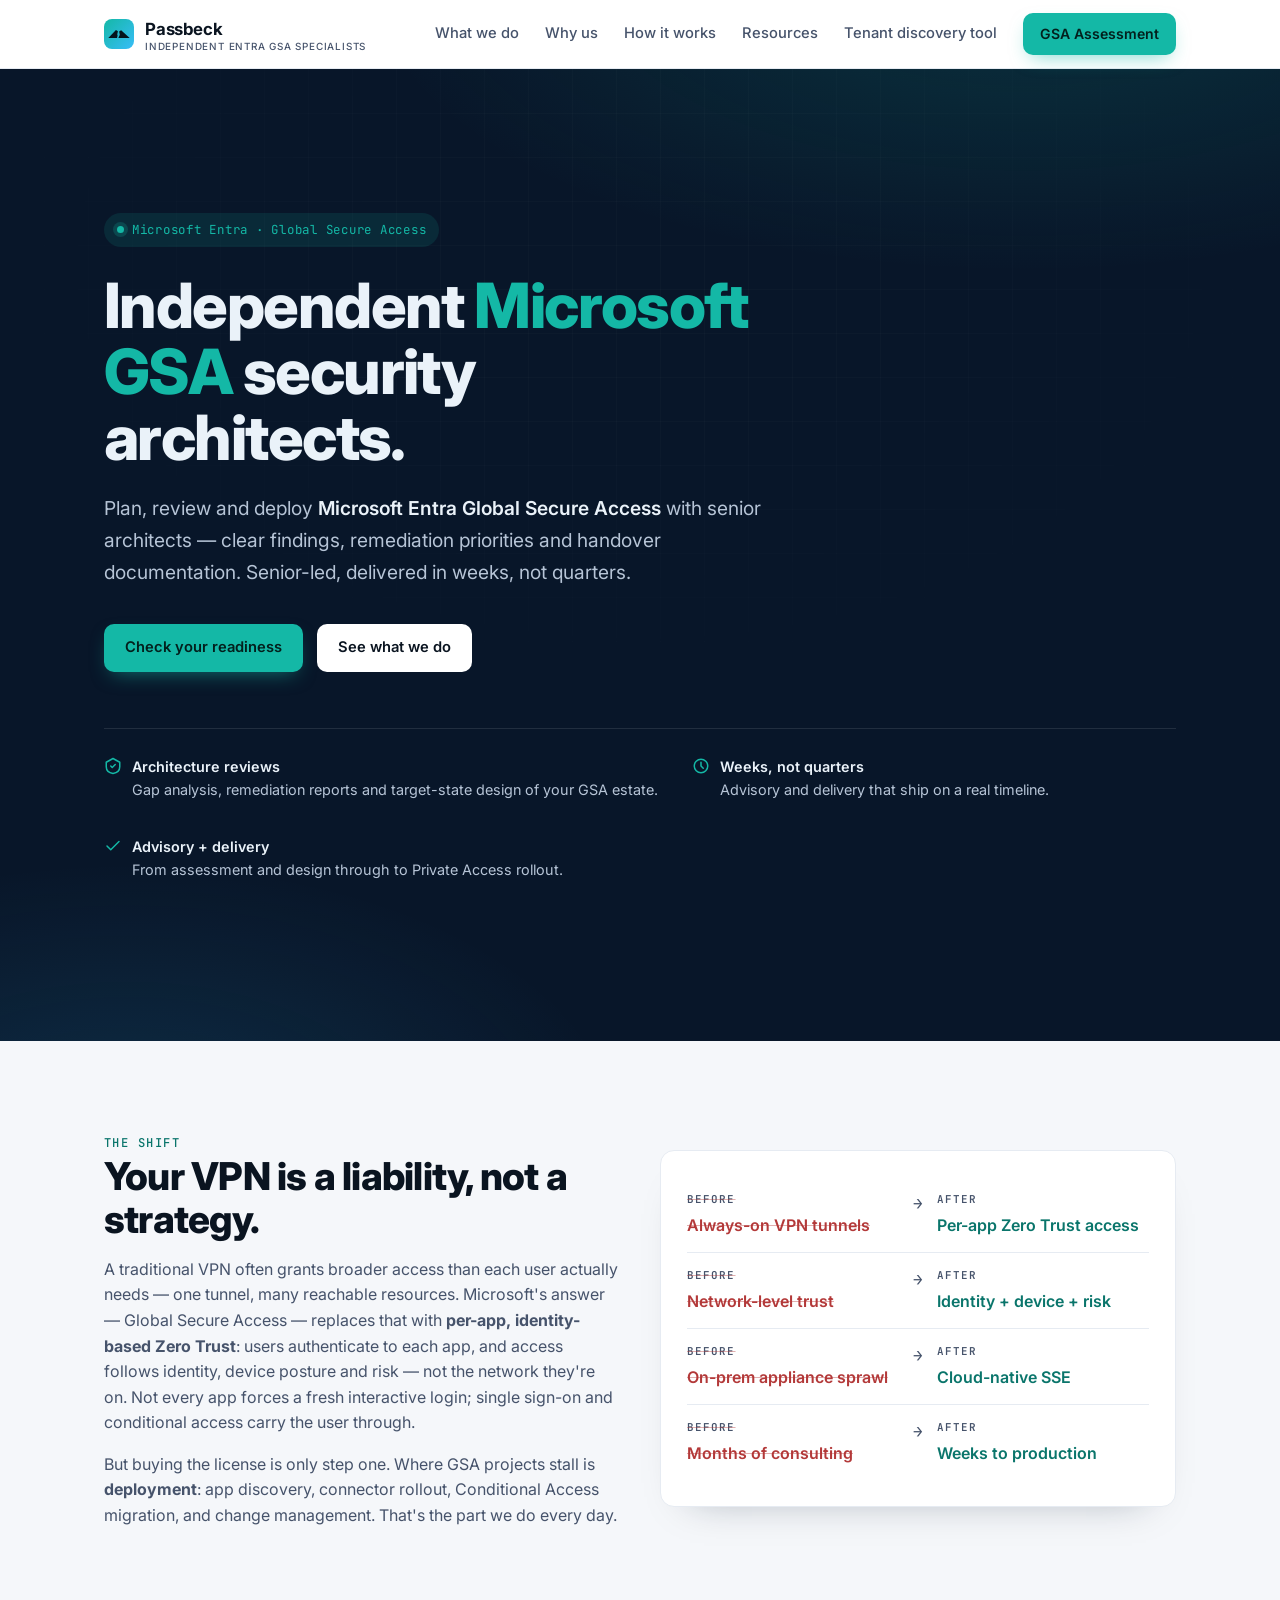
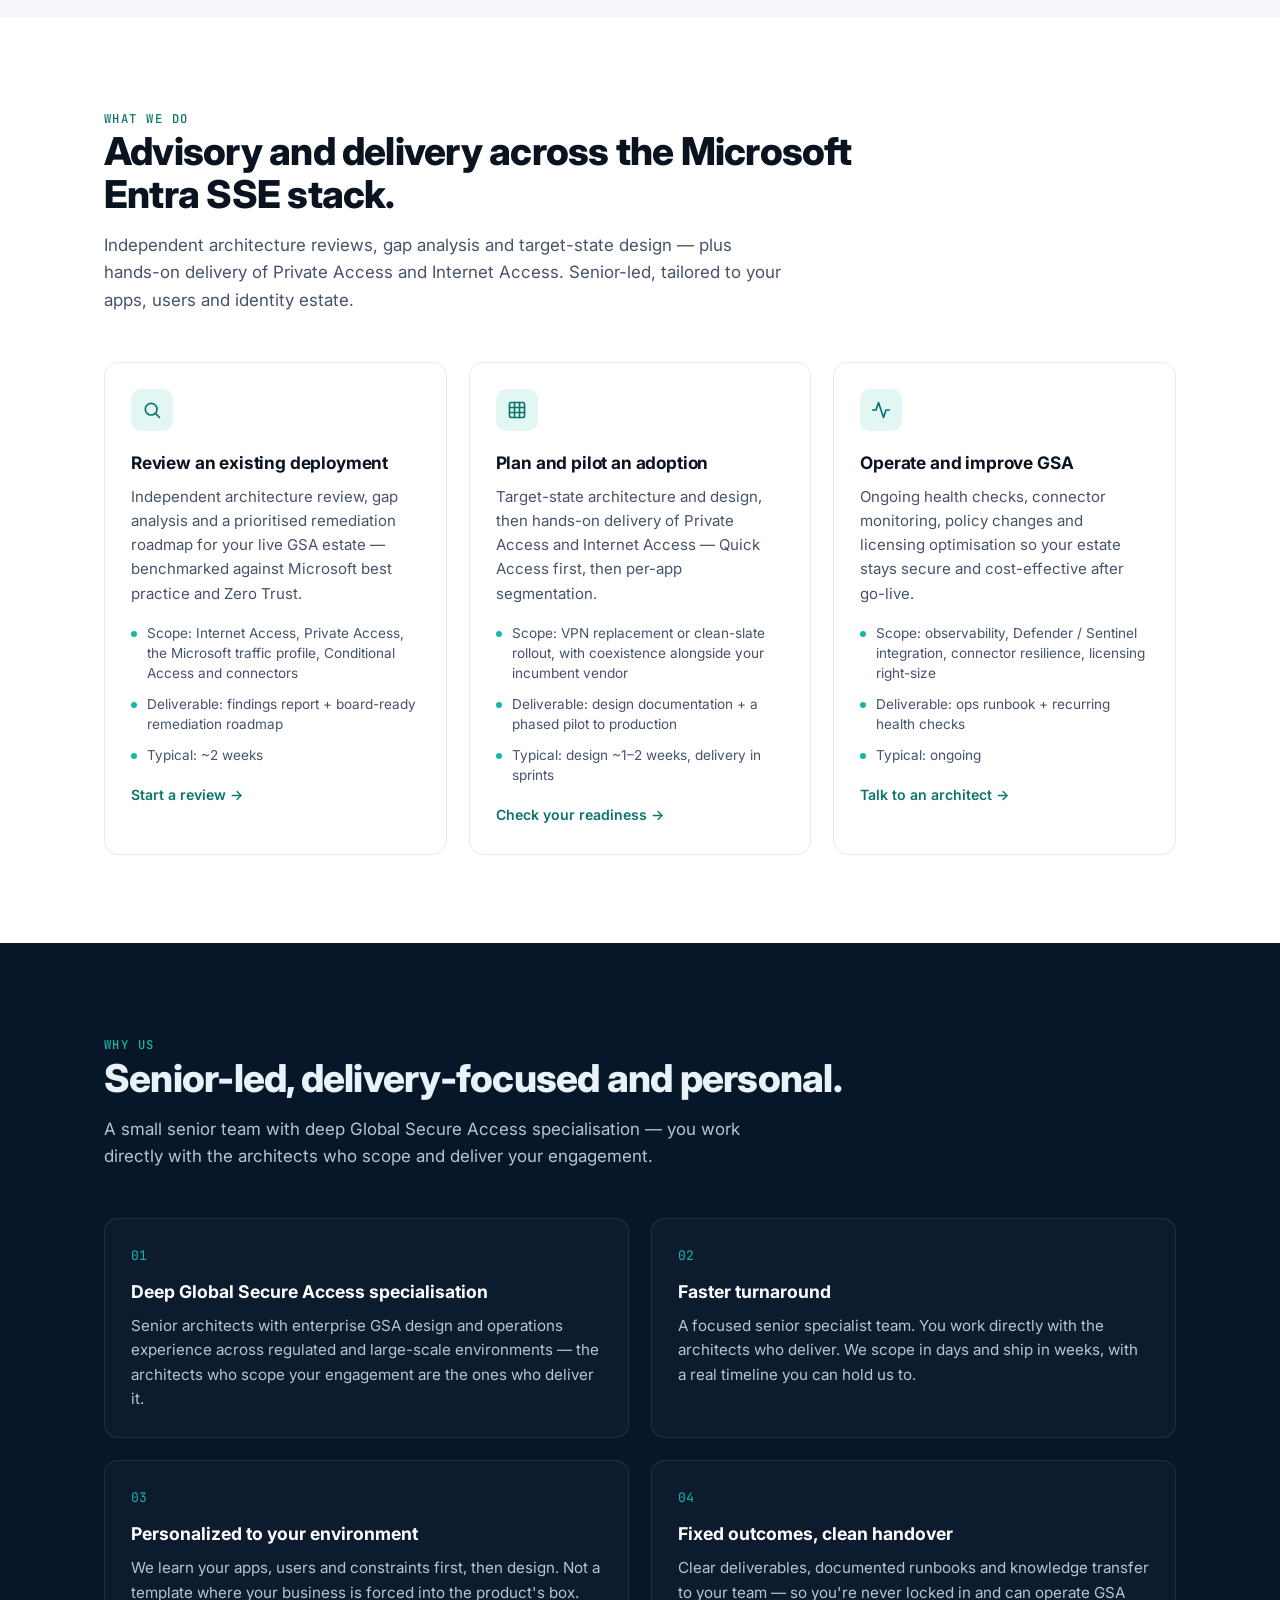
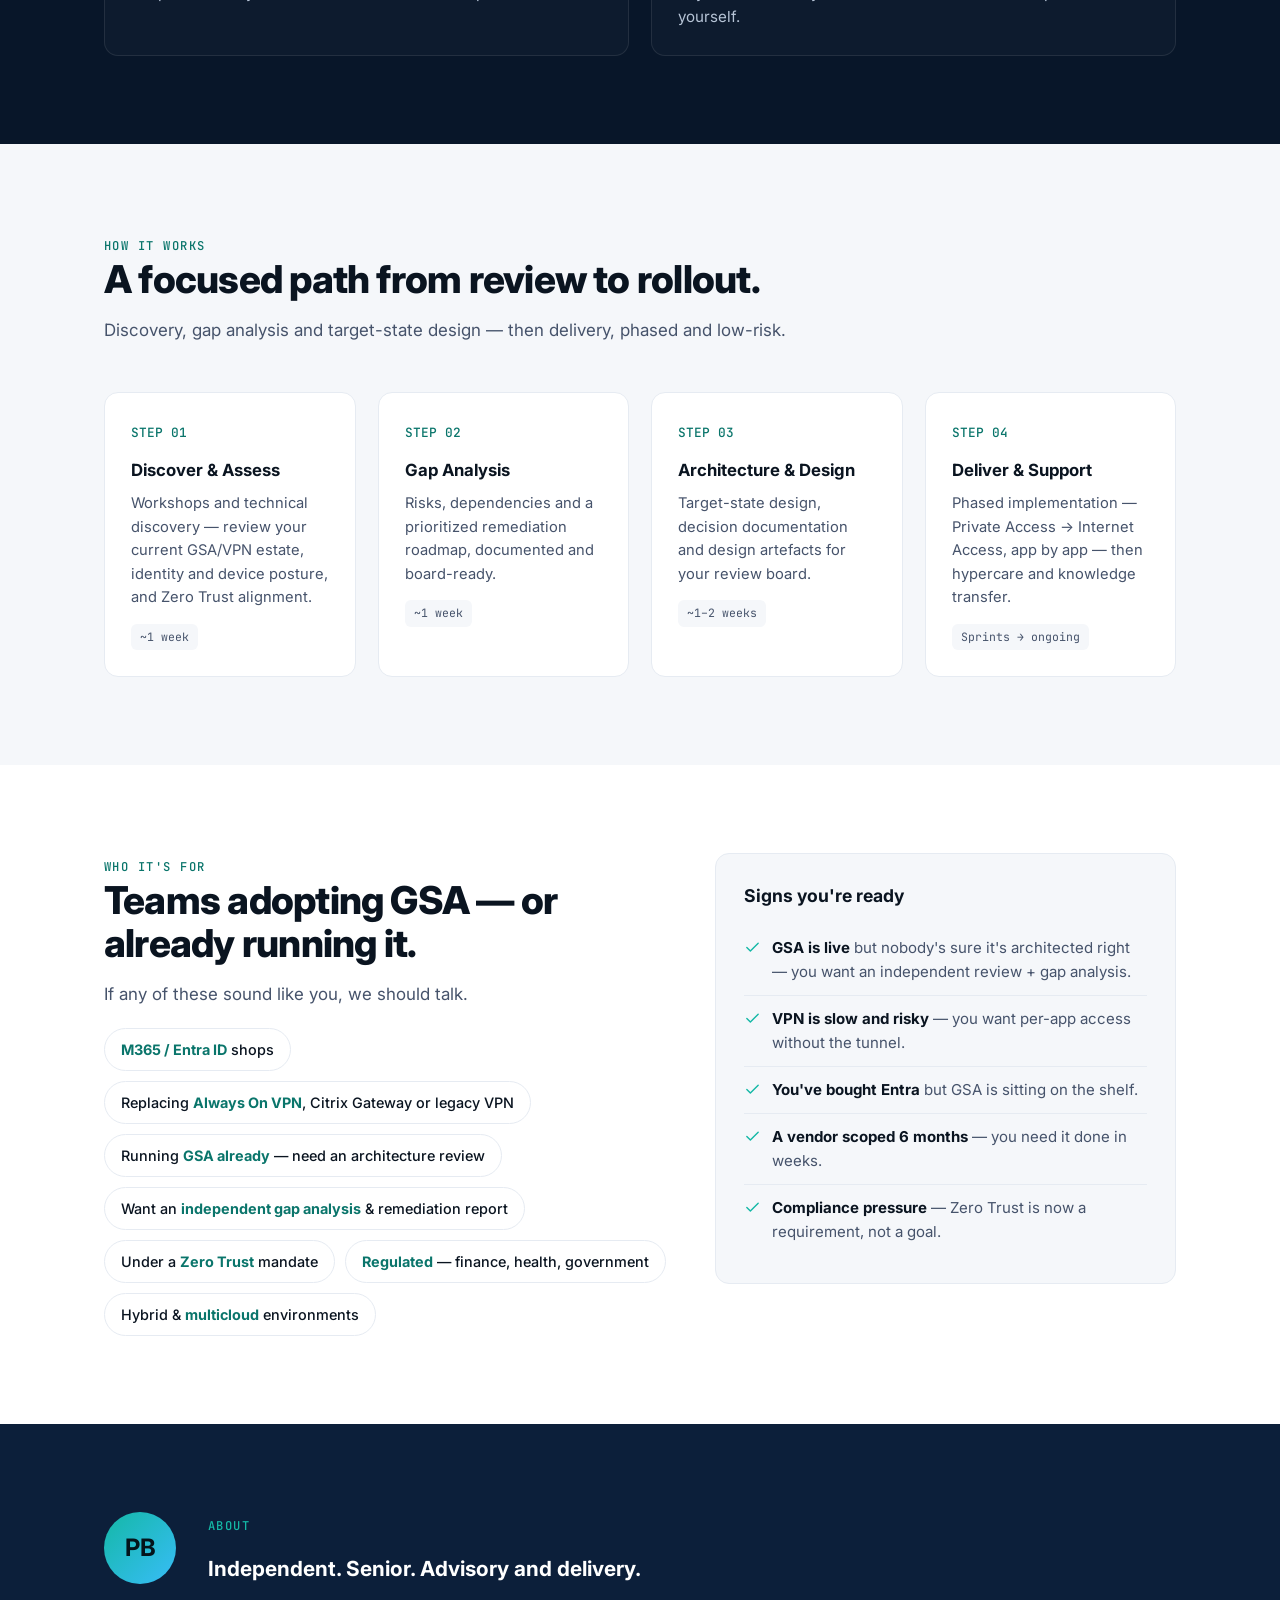
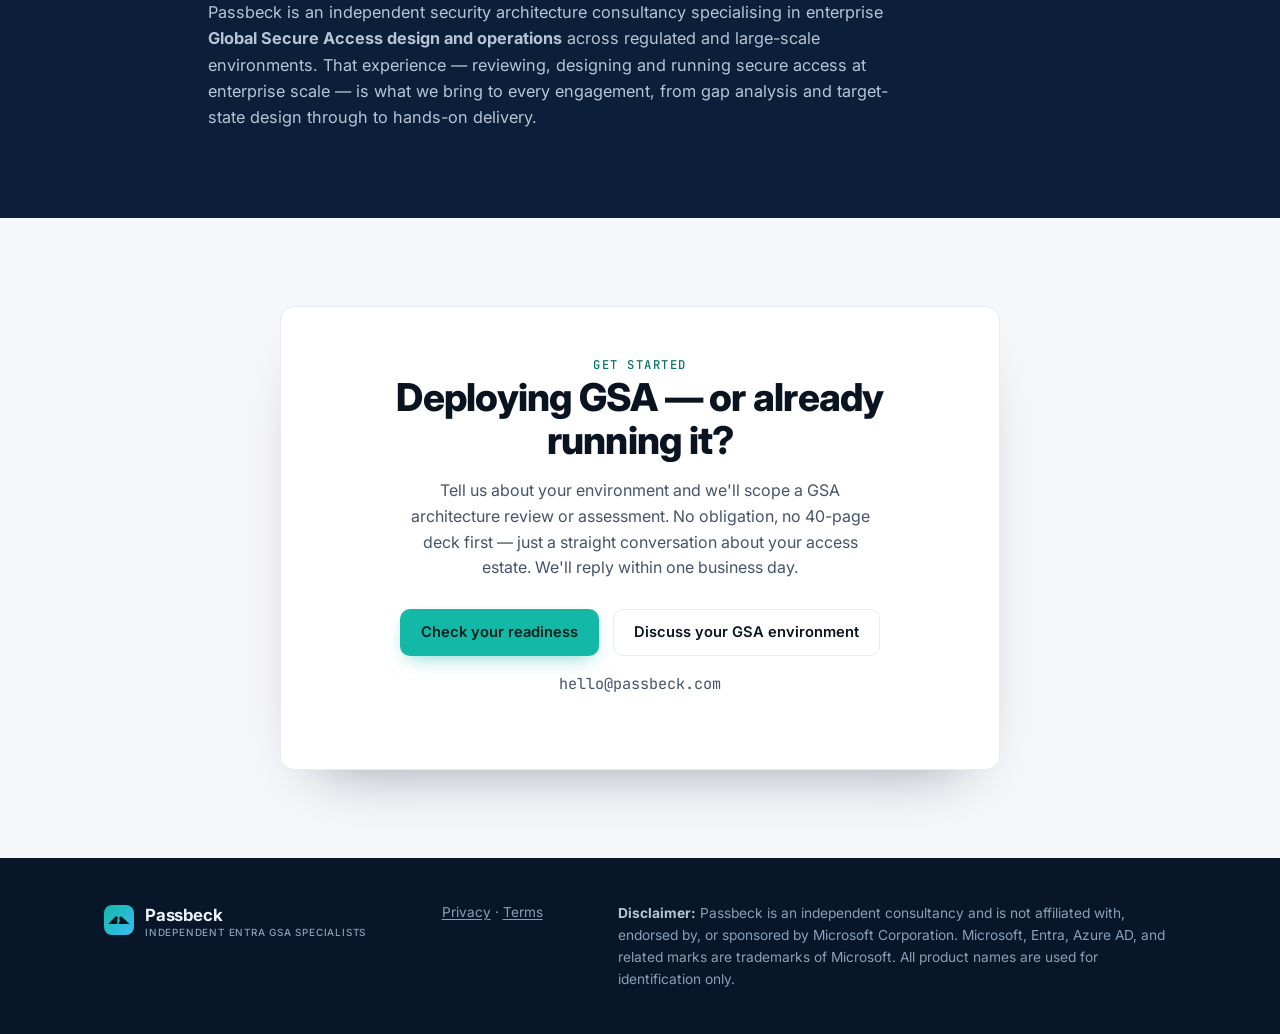
<file: index.html>
<!DOCTYPE html>
<html lang="en">
<head>
<meta charset="UTF-8" />
<meta name="viewport" content="width=device-width, initial-scale=1.0" />
<link rel="icon" href="/favicon.ico" sizes="32x32" />
<link rel="icon" href="/favicon.svg" type="image/svg+xml" />
<link rel="apple-touch-icon" href="/apple-touch-icon.png" />
<link rel="manifest" href="/site.webmanifest" />
<title>Passbeck — Microsoft Global Secure Access (GSA) Architects</title>
<meta name="description" content="Independent senior architects for Microsoft Entra Global Secure Access. Architecture reviews, gap analysis, remediation reports and target-state design — plus end-to-end delivery of Private Access and Internet Access." />
<link rel="canonical" href="https://passbeck.com/" />
<meta property="og:type" content="website" />
<meta property="og:site_name" content="Passbeck" />
<meta property="og:url" content="https://passbeck.com/" />
<meta property="og:title" content="Passbeck — Independent Microsoft GSA Security Architects" />
<meta property="og:description" content="Independent Microsoft GSA security architects — architecture reviews, gap analysis, target-state design and delivery." />
<meta property="og:image" content="https://passbeck.com/og-image.png" />
<meta property="og:image:width" content="1200" />
<meta property="og:image:height" content="630" />
<meta name="twitter:card" content="summary_large_image" />
<meta name="twitter:title" content="Passbeck — Independent Microsoft GSA Security Architects" />
<meta name="twitter:description" content="Independent Microsoft GSA security architects — architecture reviews, gap analysis, target-state design and delivery." />
<script type="application/ld+json">
{"@context":"https://schema.org","@type":"ProfessionalService","name":"Passbeck","url":"https://passbeck.com/","description":"Independent senior architects for Microsoft Entra Global Secure Access — architecture reviews, gap analysis, remediation reports and target-state design.","areaServed":"AU","knowsAbout":["Microsoft Entra Global Secure Access","Zero Trust","Entra Private Access","Entra Internet Access","Conditional Access"]}
</script>
<link rel="preconnect" href="https://fonts.googleapis.com" />
<link rel="preconnect" href="https://fonts.gstatic.com" crossorigin />
<link href="https://fonts.googleapis.com/css2?family=Inter:wght@400;500;600;700;800&family=JetBrains+Mono:wght@400;500&display=swap" rel="stylesheet" />
<link rel="stylesheet" href="assets/style.css" />
</head>
<body>

<header>
  <div class="wrap nav">
    <a class="brand" href="#top">
      <span class="mark" aria-hidden="true">
        <svg viewBox="0 0 1000 374.3" fill="currentColor" style="width:22px;height:8px"><path d="M357.54 0 L0 374.3 L408.83 374.3 L434.08 261.56 L417.6 198.5 L449.72 59.43 Z"/><path d="M599.55 12.57 L506.49 75.24 L537.81 227.06 L469.27 374.3 L1000 374.3 Z"/></svg>
      </span>
      <span>Passbeck<small>Independent Entra GSA specialists</small></span>
    </a>
    <nav class="nav-links" id="navLinks">
      <a href="#services">What we do</a>
      <a href="#why">Why us</a>
      <a href="#process">How it works</a>
      <a href="resources/">Resources</a>
      <a href="discovery/">Tenant discovery tool</a>
      <a href="assessment.html" class="btn btn-primary nav-cta">GSA Assessment</a>
    </nav>
    <button class="menu-btn" id="menuBtn" aria-label="Toggle menu">
      <svg viewBox="0 0 24 24" fill="none" stroke="currentColor" stroke-width="2" stroke-linecap="round"><path d="M4 7h16M4 12h16M4 17h16"/></svg>
    </button>
  </div>
</header>

<main id="top">
  <!-- HERO -->
  <section class="hero">
    <div class="grid-bg"></div>
    <div class="wrap hero-inner">
      <span class="eyebrow"><span class="dot"></span> Microsoft Entra · Global Secure Access</span>
      <h1>Independent <span class="accent">Microsoft GSA</span> security architects.</h1>
      <p class="sub">Plan, review and deploy <strong>Microsoft Entra Global Secure Access</strong> with senior architects — clear findings, remediation priorities and handover documentation. Senior-led, delivered in weeks, not quarters.</p>
      <div class="hero-cta">
        <a class="btn btn-primary" href="assessment.html">Check your readiness</a>
        <a class="btn btn-light" href="#services">See what we do</a>
      </div>
      <div class="hero-foot">
        <div class="item">
          <svg viewBox="0 0 24 24" fill="none" stroke="currentColor" stroke-width="2" stroke-linecap="round" stroke-linejoin="round"><path d="M12 2 3 7v6c0 5 3.8 8.2 9 9 5.2-.8 9-4 9-9V7l-9-5z"/><path d="m9 12 2 2 4-4"/></svg>
          <span><b>Architecture reviews</b>Gap analysis, remediation reports and target-state design of your GSA estate.</span>
        </div>
        <div class="item">
          <svg viewBox="0 0 24 24" fill="none" stroke="currentColor" stroke-width="2" stroke-linecap="round" stroke-linejoin="round"><circle cx="12" cy="12" r="9"/><path d="M12 7v5l3 3"/></svg>
          <span><b>Weeks, not quarters</b>Advisory and delivery that ship on a real timeline.</span>
        </div>
        <div class="item">
          <svg viewBox="0 0 24 24" fill="none" stroke="currentColor" stroke-width="2" stroke-linecap="round" stroke-linejoin="round"><path d="M20 6 9 17l-5-5"/></svg>
          <span><b>Advisory + delivery</b>From assessment and design through to Private Access rollout.</span>
        </div>
      </div>
    </div>
  </section>

  <!-- PROBLEM / SHIFT -->
  <section class="problem">
    <div class="wrap grid">
      <div class="copy reveal">
        <span class="kicker">The shift</span>
        <h2>Your VPN is a liability, not a strategy.</h2>
        <p>A traditional VPN often grants broader access than each user actually needs — one tunnel, many reachable resources. Microsoft's answer — Global Secure Access — replaces that with <strong>per-app, identity-based Zero Trust</strong>: users authenticate to each app, and access follows identity, device posture and risk — not the network they're on. Not every app forces a fresh interactive login; single sign-on and conditional access carry the user through.</p>
        <p>But buying the license is only step one. Where GSA projects stall is <strong>deployment</strong>: app discovery, connector rollout, Conditional Access migration, and change management. That's the part we do every day.</p>
      </div>
      <div class="shift reveal">
        <div class="row">
          <div class="from"><div class="lbl">Before</div>Always-on VPN tunnels</div>
          <div class="arrow">→</div>
          <div class="to"><div class="lbl">After</div>Per-app Zero Trust access</div>
        </div>
        <div class="row">
          <div class="from"><div class="lbl">Before</div>Network-level trust</div>
          <div class="arrow">→</div>
          <div class="to"><div class="lbl">After</div>Identity + device + risk</div>
        </div>
        <div class="row">
          <div class="from"><div class="lbl">Before</div>On-prem appliance sprawl</div>
          <div class="arrow">→</div>
          <div class="to"><div class="lbl">After</div>Cloud-native SSE</div>
        </div>
        <div class="row">
          <div class="from"><div class="lbl">Before</div>Months of consulting</div>
          <div class="arrow">→</div>
          <div class="to"><div class="lbl">After</div>Weeks to production</div>
        </div>
      </div>
    </div>
  </section>

  <!-- SERVICES -->
  <section class="services" id="services">
    <div class="wrap">
      <div class="sec-head reveal">
        <span class="kicker">What we do</span>
        <h2>Advisory and delivery across the Microsoft Entra SSE stack.</h2>
        <p class="lede">Independent architecture reviews, gap analysis and target-state design — plus hands-on delivery of Private Access and Internet Access. Senior-led, tailored to your apps, users and identity estate.</p>
      </div>
      <div class="cards">
        <div class="card reveal">
          <div class="icon"><svg viewBox="0 0 24 24" fill="none" stroke="currentColor" stroke-width="2" stroke-linecap="round" stroke-linejoin="round"><circle cx="11" cy="11" r="7"/><path d="m21 21-4.3-4.3"/></svg></div>
          <h3>Review an existing deployment</h3>
          <p>Independent architecture review, gap analysis and a prioritised remediation roadmap for your live GSA estate — benchmarked against Microsoft best practice and Zero Trust.</p>
          <ul class="card-list">
            <li>Scope: Internet Access, Private Access, the Microsoft traffic profile, Conditional Access and connectors</li>
            <li>Deliverable: findings report + board-ready remediation roadmap</li>
            <li>Typical: ~2 weeks</li>
          </ul>
          <a class="card-link" href="assessment.html">Start a review &rarr;</a>
        </div>
        <div class="card reveal">
          <div class="icon"><svg viewBox="0 0 24 24" fill="none" stroke="currentColor" stroke-width="2" stroke-linecap="round" stroke-linejoin="round"><rect x="3" y="3" width="18" height="18" rx="2"/><path d="M3 9h18M3 15h18M9 3v18M15 3v18"/></svg></div>
          <h3>Plan and pilot an adoption</h3>
          <p>Target-state architecture and design, then hands-on delivery of Private Access and Internet Access — Quick Access first, then per-app segmentation.</p>
          <ul class="card-list">
            <li>Scope: VPN replacement or clean-slate rollout, with coexistence alongside your incumbent vendor</li>
            <li>Deliverable: design documentation + a phased pilot to production</li>
            <li>Typical: design ~1–2 weeks, delivery in sprints</li>
          </ul>
          <a class="card-link" href="assessment.html">Check your readiness &rarr;</a>
        </div>
        <div class="card reveal">
          <div class="icon"><svg viewBox="0 0 24 24" fill="none" stroke="currentColor" stroke-width="2" stroke-linecap="round" stroke-linejoin="round"><path d="M22 12h-4l-3 9L9 3l-3 9H2"/></svg></div>
          <h3>Operate and improve GSA</h3>
          <p>Ongoing health checks, connector monitoring, policy changes and licensing optimisation so your estate stays secure and cost-effective after go-live.</p>
          <ul class="card-list">
            <li>Scope: observability, Defender / Sentinel integration, connector resilience, licensing right-size</li>
            <li>Deliverable: ops runbook + recurring health checks</li>
            <li>Typical: ongoing</li>
          </ul>
          <a class="card-link" href="mailto:hello@passbeck.com">Talk to an architect &rarr;</a>
        </div>
      </div>
    </div>
  </section>

  <!-- WHY US -->
  <section class="why" id="why">
    <div class="wrap">
      <div class="sec-head reveal">
        <span class="kicker">Why us</span>
        <h2>Senior-led, delivery-focused and personal.</h2>
        <p class="lede">A small senior team with deep Global Secure Access specialisation — you work directly with the architects who scope and deliver your engagement.</p>
      </div>
      <div class="grid">
        <div class="why-item reveal">
          <div class="num">01</div>
          <h3>Deep Global Secure Access specialisation</h3>
          <p>Senior architects with enterprise GSA design and operations experience across regulated and large-scale environments — the architects who scope your engagement are the ones who deliver it.</p>
        </div>
        <div class="why-item reveal">
          <div class="num">02</div>
          <h3>Faster turnaround</h3>
          <p>A focused senior specialist team. You work directly with the architects who deliver. We scope in days and ship in weeks, with a real timeline you can hold us to.</p>
        </div>
        <div class="why-item reveal">
          <div class="num">03</div>
          <h3>Personalized to your environment</h3>
          <p>We learn your apps, users and constraints first, then design. Not a template where your business is forced into the product's box.</p>
        </div>
        <div class="why-item reveal">
          <div class="num">04</div>
          <h3>Fixed outcomes, clean handover</h3>
          <p>Clear deliverables, documented runbooks and knowledge transfer to your team — so you're never locked in and can operate GSA yourself.</p>
        </div>
      </div>
    </div>
  </section>

  <!-- PROCESS -->
  <section class="process" id="process">
    <div class="wrap">
      <div class="sec-head reveal">
        <span class="kicker">How it works</span>
        <h2>A focused path from review to rollout.</h2>
        <p class="lede">Discovery, gap analysis and target-state design — then delivery, phased and low-risk.</p>
      </div>
      <div class="steps">
        <div class="step reveal">
          <span class="n">STEP 01</span>
          <h3>Discover &amp; Assess</h3>
          <p>Workshops and technical discovery — review your current GSA/VPN estate, identity and device posture, and Zero Trust alignment.</p>
          <span class="time">~1 week</span>
        </div>
        <div class="step reveal">
          <span class="n">STEP 02</span>
          <h3>Gap Analysis</h3>
          <p>Risks, dependencies and a prioritized remediation roadmap, documented and board-ready.</p>
          <span class="time">~1 week</span>
        </div>
        <div class="step reveal">
          <span class="n">STEP 03</span>
          <h3>Architecture &amp; Design</h3>
          <p>Target-state design, decision documentation and design artefacts for your review board.</p>
          <span class="time">~1–2 weeks</span>
        </div>
        <div class="step reveal">
          <span class="n">STEP 04</span>
          <h3>Deliver &amp; Support</h3>
          <p>Phased implementation — Private Access → Internet Access, app by app — then hypercare and knowledge transfer.</p>
          <span class="time">Sprints → ongoing</span>
        </div>
      </div>
    </div>
  </section>

  <!-- AUDIENCE -->
  <section class="audience">
    <div class="wrap grid">
      <div class="reveal">
        <span class="kicker">Who it's for</span>
        <h2>Teams adopting GSA — or already running it.</h2>
        <p class="lede">If any of these sound like you, we should talk.</p>
        <div class="chips">
          <span class="chip"><b>M365 / Entra ID</b> shops</span>
          <span class="chip">Replacing <b>Always On VPN</b>, Citrix Gateway or legacy VPN</span>
          <span class="chip">Running <b>GSA already</b> — need an architecture review</span>
          <span class="chip">Want an <b>independent gap analysis</b> &amp; remediation report</span>
          <span class="chip">Under a <b>Zero Trust</b> mandate</span>
          <span class="chip"><b>Regulated</b> — finance, health, government</span>
          <span class="chip">Hybrid &amp; <b>multicloud</b> environments</span>
        </div>
      </div>
      <aside class="aside reveal">
        <h3>Signs you're ready</h3>
        <ul>
          <li><svg viewBox="0 0 24 24" fill="none" stroke="currentColor" stroke-width="2" stroke-linecap="round" stroke-linejoin="round"><path d="M20 6 9 17l-5-5"/></svg><span><b>GSA is live</b> but nobody&apos;s sure it&apos;s architected right — you want an independent review + gap analysis.</span></li>
          <li><svg viewBox="0 0 24 24" fill="none" stroke="currentColor" stroke-width="2" stroke-linecap="round" stroke-linejoin="round"><path d="M20 6 9 17l-5-5"/></svg><span><b>VPN is slow and risky</b> — you want per-app access without the tunnel.</span></li>
          <li><svg viewBox="0 0 24 24" fill="none" stroke="currentColor" stroke-width="2" stroke-linecap="round" stroke-linejoin="round"><path d="M20 6 9 17l-5-5"/></svg><span><b>You've bought Entra</b> but GSA is sitting on the shelf.</span></li>
          <li><svg viewBox="0 0 24 24" fill="none" stroke="currentColor" stroke-width="2" stroke-linecap="round" stroke-linejoin="round"><path d="M20 6 9 17l-5-5"/></svg><span><b>A vendor scoped 6 months</b> — you need it done in weeks.</span></li>
          <li><svg viewBox="0 0 24 24" fill="none" stroke="currentColor" stroke-width="2" stroke-linecap="round" stroke-linejoin="round"><path d="M20 6 9 17l-5-5"/></svg><span><b>Compliance pressure</b> — Zero Trust is now a requirement, not a goal.</span></li>
        </ul>
      </aside>
    </div>
  </section>

  <!-- ABOUT -->
  <section class="about">
    <div class="wrap about-inner">
      <div class="avatar" aria-hidden="true">PB</div>
      <div class="reveal">
        <span class="kicker">About</span>
        <p class="name">Independent. Senior. Advisory and delivery.</p>
        <p>Passbeck is an independent security architecture consultancy specialising in enterprise <strong>Global Secure Access design and operations</strong> across regulated and large-scale environments. That experience — reviewing, designing and running secure access at enterprise scale — is what we bring to every engagement, from gap analysis and target-state design through to hands-on delivery.</p>
      </div>
    </div>
  </section>

  <!-- CONTACT -->
  <section class="contact" id="contact">
    <div class="wrap">
      <div class="box reveal">
        <span class="kicker">Get started</span>
        <h2>Deploying GSA — or already running it?</h2>
        <p>Tell us about your environment and we'll scope a GSA architecture review or assessment. No obligation, no 40-page deck first — just a straight conversation about your access estate. We'll reply within one business day.</p>
        <div class="actions">
          <a class="btn btn-primary" href="assessment.html">Check your readiness</a>
          <a class="btn btn-ghost" href="mailto:hello@passbeck.com">Discuss your GSA environment</a>
        </div>
        <p class="email"><a href="mailto:hello@passbeck.com">hello@passbeck.com</a></p>
      </div>
    </div>
  </section>
</main>

<footer>
  <div class="wrap foot">
    <a class="brand" href="#top">
      <span class="mark" aria-hidden="true">
        <svg viewBox="0 0 1000 374.3" fill="currentColor" style="width:22px;height:8px"><path d="M357.54 0 L0 374.3 L408.83 374.3 L434.08 261.56 L417.6 198.5 L449.72 59.43 Z"/><path d="M599.55 12.57 L506.49 75.24 L537.81 227.06 L469.27 374.3 L1000 374.3 Z"/></svg>
      </span>
      <span>Passbeck<small>Independent Entra GSA specialists</small></span>
    </a>
    <div class="foot-links"><a href="privacy.html">Privacy</a> · <a href="terms.html">Terms</a></div>
    <p class="disc"><strong>Disclaimer:</strong> Passbeck is an independent consultancy and is not affiliated with, endorsed by, or sponsored by Microsoft Corporation. Microsoft, Entra, Azure AD, and related marks are trademarks of Microsoft. All product names are used for identification only.</p>
  </div>
</footer>

<script src="assets/site.js"></script>
</body>
</html>
</file>
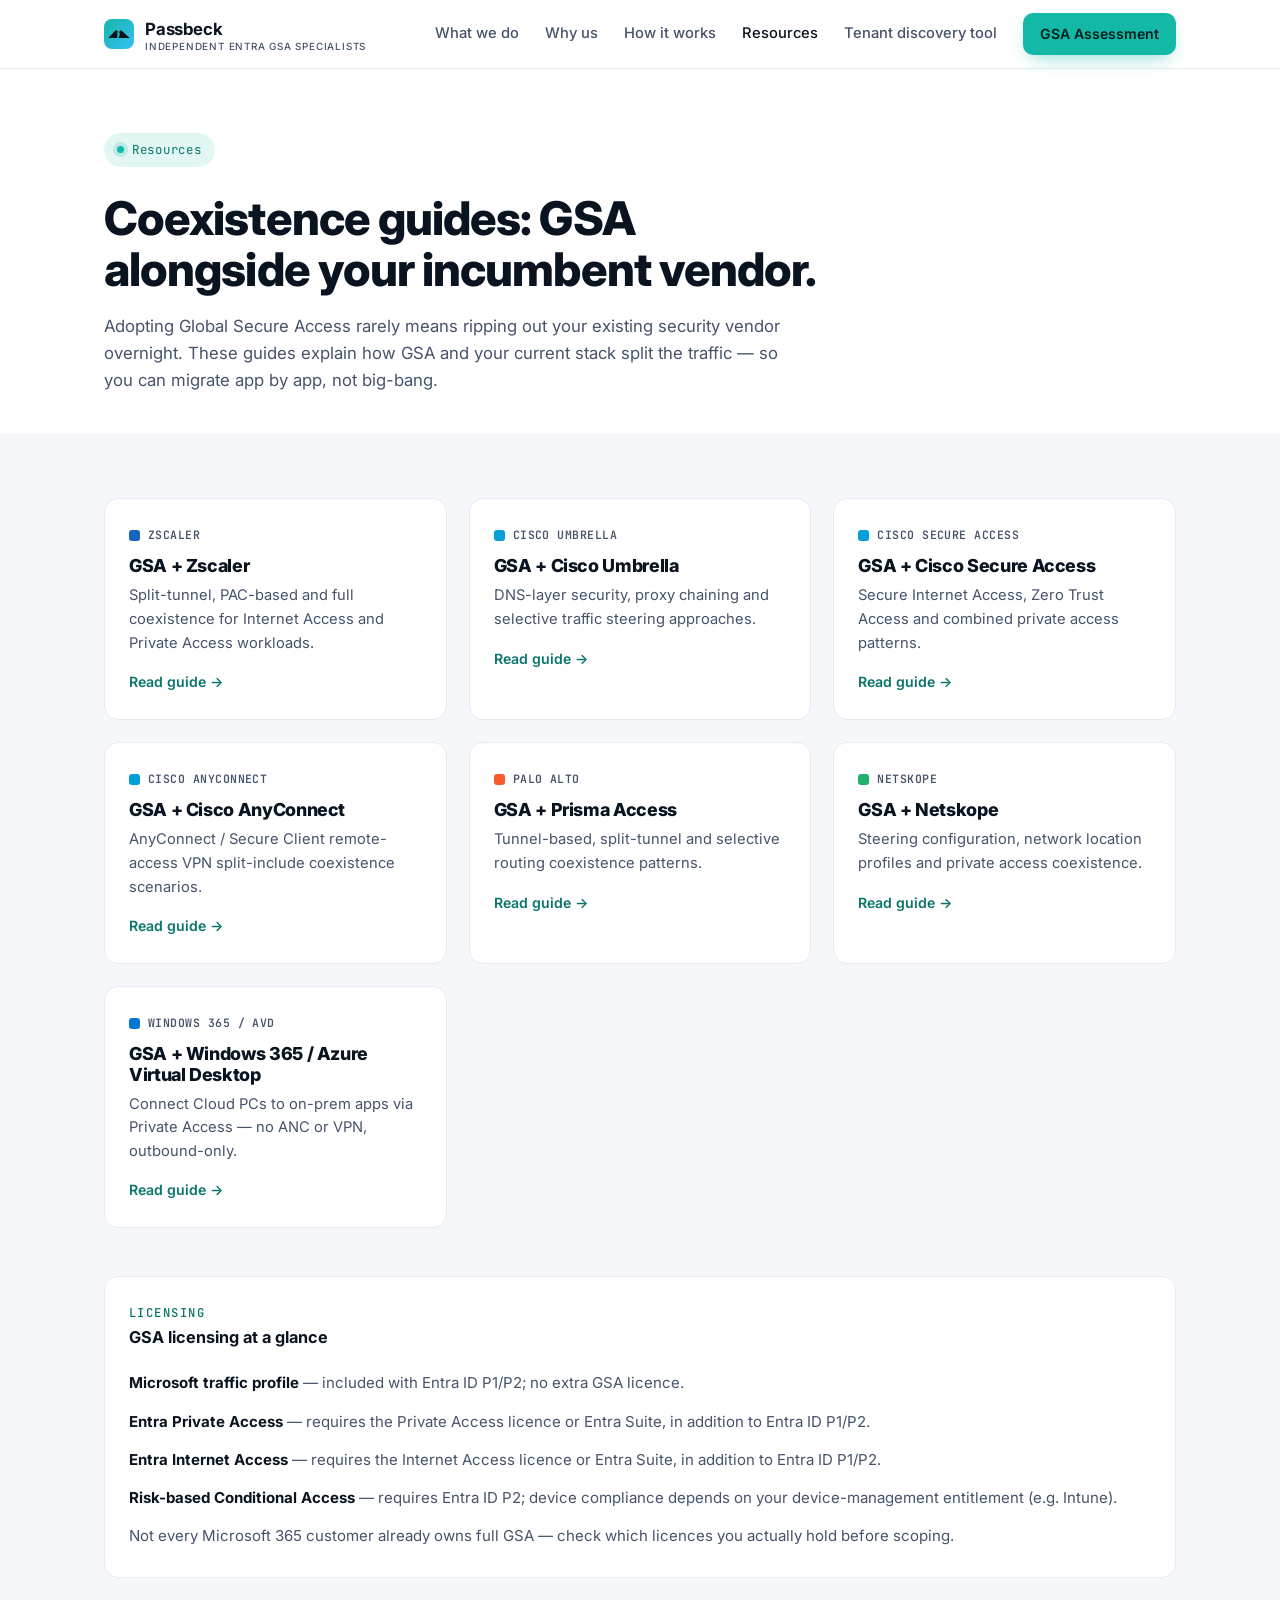
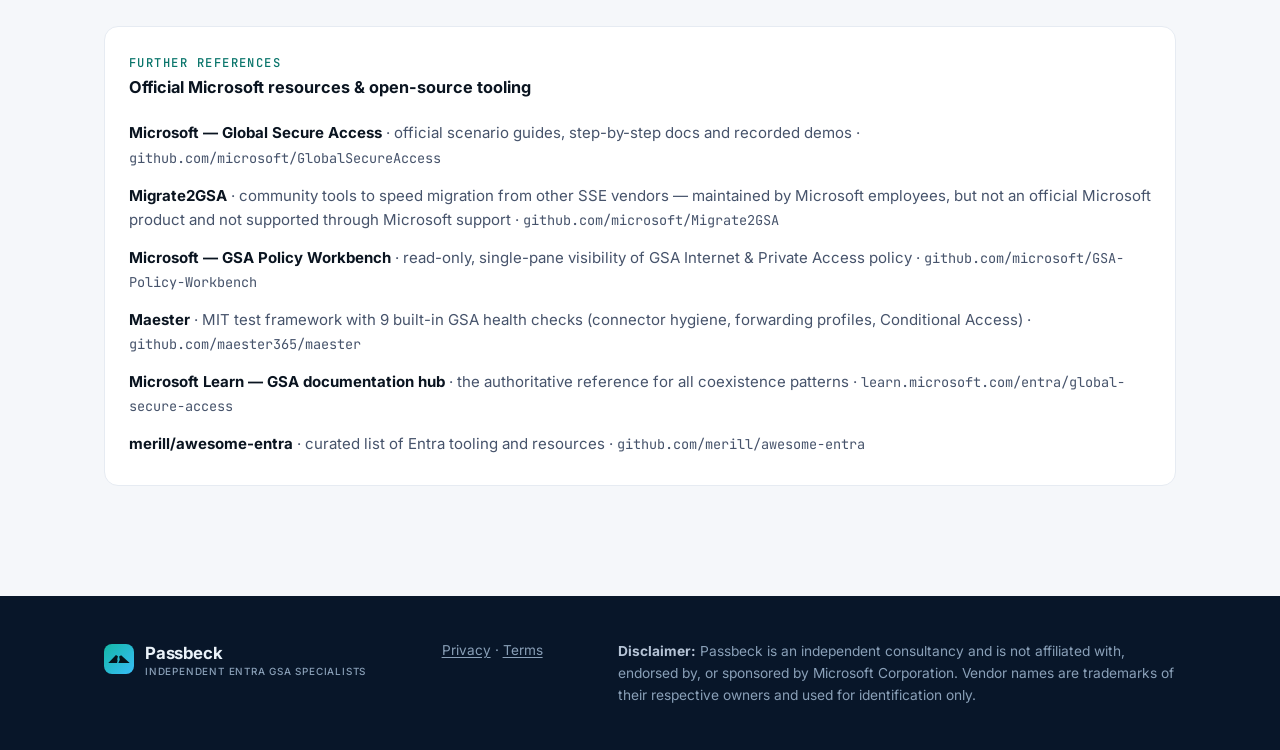
<file: resources/index.html>
<!DOCTYPE html>
<html lang="en">
<head>
<meta charset="UTF-8" />
<meta name="viewport" content="width=device-width, initial-scale=1.0" />
<link rel="icon" href="/favicon.ico" sizes="32x32" />
<link rel="icon" href="/favicon.svg" type="image/svg+xml" />
<link rel="apple-touch-icon" href="/apple-touch-icon.png" />
<link rel="manifest" href="/site.webmanifest" />
<title>GSA Coexistence Guides — Run Entra GSA Alongside Your Vendor | Passbeck</title>
<meta name="description" content="How Microsoft Entra Global Secure Access coexists with Zscaler, Cisco Umbrella, Palo Alto Prisma Access, Netskope, Cisco Secure Access and Cisco VPN — what GSA owns vs your incumbent vendor." />
<link rel="canonical" href="https://passbeck.com/resources/" />
<meta property="og:type" content="website" />
<meta property="og:site_name" content="Passbeck" />
<meta property="og:url" content="https://passbeck.com/resources/" />
<meta property="og:title" content="GSA Coexistence Guides — Run Entra GSA Alongside Your Vendor | Passbeck" />
<meta property="og:description" content="How Microsoft Entra Global Secure Access coexists with Zscaler, Cisco Umbrella, Palo Alto Prisma Access, Netskope, Cisco Secure Access and Cisco VPN — what GSA owns vs your incumbent vendor." />
<meta property="og:image" content="https://passbeck.com/og-image.png" />
<meta property="og:image:width" content="1200" />
<meta property="og:image:height" content="630" />
<meta name="twitter:card" content="summary_large_image" />
<meta name="twitter:title" content="GSA Coexistence Guides — Run Entra GSA Alongside Your Vendor | Passbeck" />
<meta name="twitter:description" content="How Microsoft Entra Global Secure Access coexists with Zscaler, Cisco Umbrella, Palo Alto Prisma Access, Netskope, Cisco Secure Access and Cisco VPN — what GSA owns vs your incumbent vendor." />
<link rel="preconnect" href="https://fonts.googleapis.com" />
<link rel="preconnect" href="https://fonts.gstatic.com" crossorigin />
<link href="https://fonts.googleapis.com/css2?family=Inter:wght@400;500;600;700;800&family=JetBrains+Mono:wght@400;500&display=swap" rel="stylesheet" />
<link rel="stylesheet" href="../assets/style.css" />
</head>
<body>

<header>
  <div class="wrap nav">
    <a class="brand" href="../index.html">
      <span class="mark" aria-hidden="true">
        <svg viewBox="0 0 1000 374.3" fill="currentColor" style="width:22px;height:8px"><path d="M357.54 0 L0 374.3 L408.83 374.3 L434.08 261.56 L417.6 198.5 L449.72 59.43 Z"/><path d="M599.55 12.57 L506.49 75.24 L537.81 227.06 L469.27 374.3 L1000 374.3 Z"/></svg>
      </span>
      <span>Passbeck<small>Independent Entra GSA specialists</small></span>
    </a>
    <nav class="nav-links" id="navLinks">
      <a href="../index.html#services">What we do</a>
      <a href="../index.html#why">Why us</a>
      <a href="../index.html#process">How it works</a>
      <a href="./" class="active">Resources</a>
      <a href="../discovery/">Tenant discovery tool</a>
      <a href="../assessment.html" class="btn btn-primary nav-cta">GSA Assessment</a>
    </nav>
    <button class="menu-btn" id="menuBtn" aria-label="Toggle menu">
      <svg viewBox="0 0 24 24" fill="none" stroke="currentColor" stroke-width="2" stroke-linecap="round"><path d="M4 7h16M4 12h16M4 17h16"/></svg>
    </button>
  </div>
</header>

<main>
  <section class="page-hero">
    <div class="wrap">
      <span class="eyebrow"><span class="dot"></span> Resources</span>
      <h1>Coexistence guides: GSA alongside your <span class="accent">incumbent vendor</span>.</h1>
      <p class="sub">Adopting Global Secure Access rarely means ripping out your existing security vendor overnight. These guides explain how GSA and your current stack split the traffic — so you can migrate app by app, not big-bang.</p>
    </div>
  </section>

  <section style="background:var(--surface); padding:64px 0 96px">
    <div class="wrap">
      <div class="resource-cards">
        <a class="resource-card reveal" href="zscaler.html">
          <span class="vendor"><span class="swatch" style="background:#1664c0"></span> Zscaler</span>
          <h2>GSA + Zscaler</h2>
          <p>Split-tunnel, PAC-based and full coexistence for Internet Access and Private Access workloads.</p>
          <span class="more">Read guide →</span>
        </a>
        <a class="resource-card reveal" href="cisco-umbrella.html">
          <span class="vendor"><span class="swatch" style="background:#049fd9"></span> Cisco Umbrella</span>
          <h2>GSA + Cisco Umbrella</h2>
          <p>DNS-layer security, proxy chaining and selective traffic steering approaches.</p>
          <span class="more">Read guide →</span>
        </a>
        <a class="resource-card reveal" href="cisco-secure-access.html">
          <span class="vendor"><span class="swatch" style="background:#049fd9"></span> Cisco Secure Access</span>
          <h2>GSA + Cisco Secure Access</h2>
          <p>Secure Internet Access, Zero Trust Access and combined private access patterns.</p>
          <span class="more">Read guide →</span>
        </a>
        <a class="resource-card reveal" href="cisco-vpn.html">
          <span class="vendor"><span class="swatch" style="background:#049fd9"></span> Cisco AnyConnect</span>
          <h2>GSA + Cisco AnyConnect</h2>
          <p>AnyConnect / Secure Client remote-access VPN split-include coexistence scenarios.</p>
          <span class="more">Read guide →</span>
        </a>
        <a class="resource-card reveal" href="palo-alto.html">
          <span class="vendor"><span class="swatch" style="background:#fa582d"></span> Palo Alto</span>
          <h2>GSA + Prisma Access</h2>
          <p>Tunnel-based, split-tunnel and selective routing coexistence patterns.</p>
          <span class="more">Read guide →</span>
        </a>
        <a class="resource-card reveal" href="netskope.html">
          <span class="vendor"><span class="swatch" style="background:#20b16e"></span> Netskope</span>
          <h2>GSA + Netskope</h2>
          <p>Steering configuration, network location profiles and private access coexistence.</p>
          <span class="more">Read guide →</span>
        </a>
        <a class="resource-card reveal" href="windows-365.html">
          <span class="vendor"><span class="swatch" style="background:#0078d4"></span> Windows 365 / AVD</span>
          <h2>GSA + Windows 365 / Azure Virtual Desktop</h2>
          <p>Connect Cloud PCs to on-prem apps via Private Access — no ANC or VPN, outbound-only.</p>
          <span class="more">Read guide →</span>
        </a>
      </div>

      <div class="guide-step reveal" style="margin-top:48px">
        <span class="kicker">Licensing</span>
        <h3>GSA licensing at a glance</h3>
        <ul style="list-style:none;margin-top:14px">
          <li style="padding:7px 0;font-size:0.94rem;color:var(--ink-soft)"><strong style="color:var(--ink)">Microsoft traffic profile</strong> — included with Entra ID P1/P2; no extra GSA licence.</li>
          <li style="padding:7px 0;font-size:0.94rem;color:var(--ink-soft)"><strong style="color:var(--ink)">Entra Private Access</strong> — requires the Private Access licence or Entra Suite, in addition to Entra ID P1/P2.</li>
          <li style="padding:7px 0;font-size:0.94rem;color:var(--ink-soft)"><strong style="color:var(--ink)">Entra Internet Access</strong> — requires the Internet Access licence or Entra Suite, in addition to Entra ID P1/P2.</li>
          <li style="padding:7px 0;font-size:0.94rem;color:var(--ink-soft)"><strong style="color:var(--ink)">Risk-based Conditional Access</strong> — requires Entra ID P2; device compliance depends on your device-management entitlement (e.g. Intune).</li>
          <li style="padding:7px 0;font-size:0.94rem;color:var(--ink-soft)">Not every Microsoft 365 customer already owns full GSA — check which licences you actually hold before scoping.</li>
        </ul>
      </div>

      <div class="guide-step reveal" style="margin-top:48px">
        <span class="kicker">Further references</span>
        <h3>Official Microsoft resources &amp; open-source tooling</h3>
        <ul style="list-style:none;margin-top:14px">
          <li style="padding:7px 0;font-size:0.94rem;color:var(--ink-soft)"><strong style="color:var(--ink)">Microsoft — Global Secure Access</strong> · official scenario guides, step-by-step docs and recorded demos · <a class="src-link" href="https://github.com/microsoft/GlobalSecureAccess">github.com/microsoft/GlobalSecureAccess</a></li>
          <li style="padding:7px 0;font-size:0.94rem;color:var(--ink-soft)"><strong style="color:var(--ink)">Migrate2GSA</strong> · community tools to speed migration from other SSE vendors — maintained by Microsoft employees, but not an official Microsoft product and not supported through Microsoft support · <a class="src-link" href="https://github.com/microsoft/Migrate2GSA">github.com/microsoft/Migrate2GSA</a></li>
          <li style="padding:7px 0;font-size:0.94rem;color:var(--ink-soft)"><strong style="color:var(--ink)">Microsoft — GSA Policy Workbench</strong> · read-only, single-pane visibility of GSA Internet &amp; Private Access policy · <a class="src-link" href="https://github.com/microsoft/GSA-Policy-Workbench">github.com/microsoft/GSA-Policy-Workbench</a></li>
          <li style="padding:7px 0;font-size:0.94rem;color:var(--ink-soft)"><strong style="color:var(--ink)">Maester</strong> · MIT test framework with 9 built-in GSA health checks (connector hygiene, forwarding profiles, Conditional Access) · <a class="src-link" href="https://github.com/maester365/maester">github.com/maester365/maester</a></li>
          <li style="padding:7px 0;font-size:0.94rem;color:var(--ink-soft)"><strong style="color:var(--ink)">Microsoft Learn — GSA documentation hub</strong> · the authoritative reference for all coexistence patterns · <a class="src-link" href="https://learn.microsoft.com/en-us/entra/global-secure-access/">learn.microsoft.com/entra/global-secure-access</a></li>
          <li style="padding:7px 0;font-size:0.94rem;color:var(--ink-soft)"><strong style="color:var(--ink)">merill/awesome-entra</strong> · curated list of Entra tooling and resources · <a class="src-link" href="https://github.com/merill/awesome-entra">github.com/merill/awesome-entra</a></li>
        </ul>
      </div>
    </div>
  </section>
</main>

<footer>
  <div class="wrap foot">
    <a class="brand" href="../index.html">
      <span class="mark" aria-hidden="true">
        <svg viewBox="0 0 1000 374.3" fill="currentColor" style="width:22px;height:8px"><path d="M357.54 0 L0 374.3 L408.83 374.3 L434.08 261.56 L417.6 198.5 L449.72 59.43 Z"/><path d="M599.55 12.57 L506.49 75.24 L537.81 227.06 L469.27 374.3 L1000 374.3 Z"/></svg>
      </span>
      <span>Passbeck<small>Independent Entra GSA specialists</small></span>
    </a>
    <div class="foot-links"><a href="../privacy.html">Privacy</a> · <a href="../terms.html">Terms</a></div>
    <p class="disc"><strong>Disclaimer:</strong> Passbeck is an independent consultancy and is not affiliated with, endorsed by, or sponsored by Microsoft Corporation. Vendor names are trademarks of their respective owners and used for identification only.</p>
  </div>
</footer>

<script src="../assets/site.js"></script>
</body>
</html>
</file>
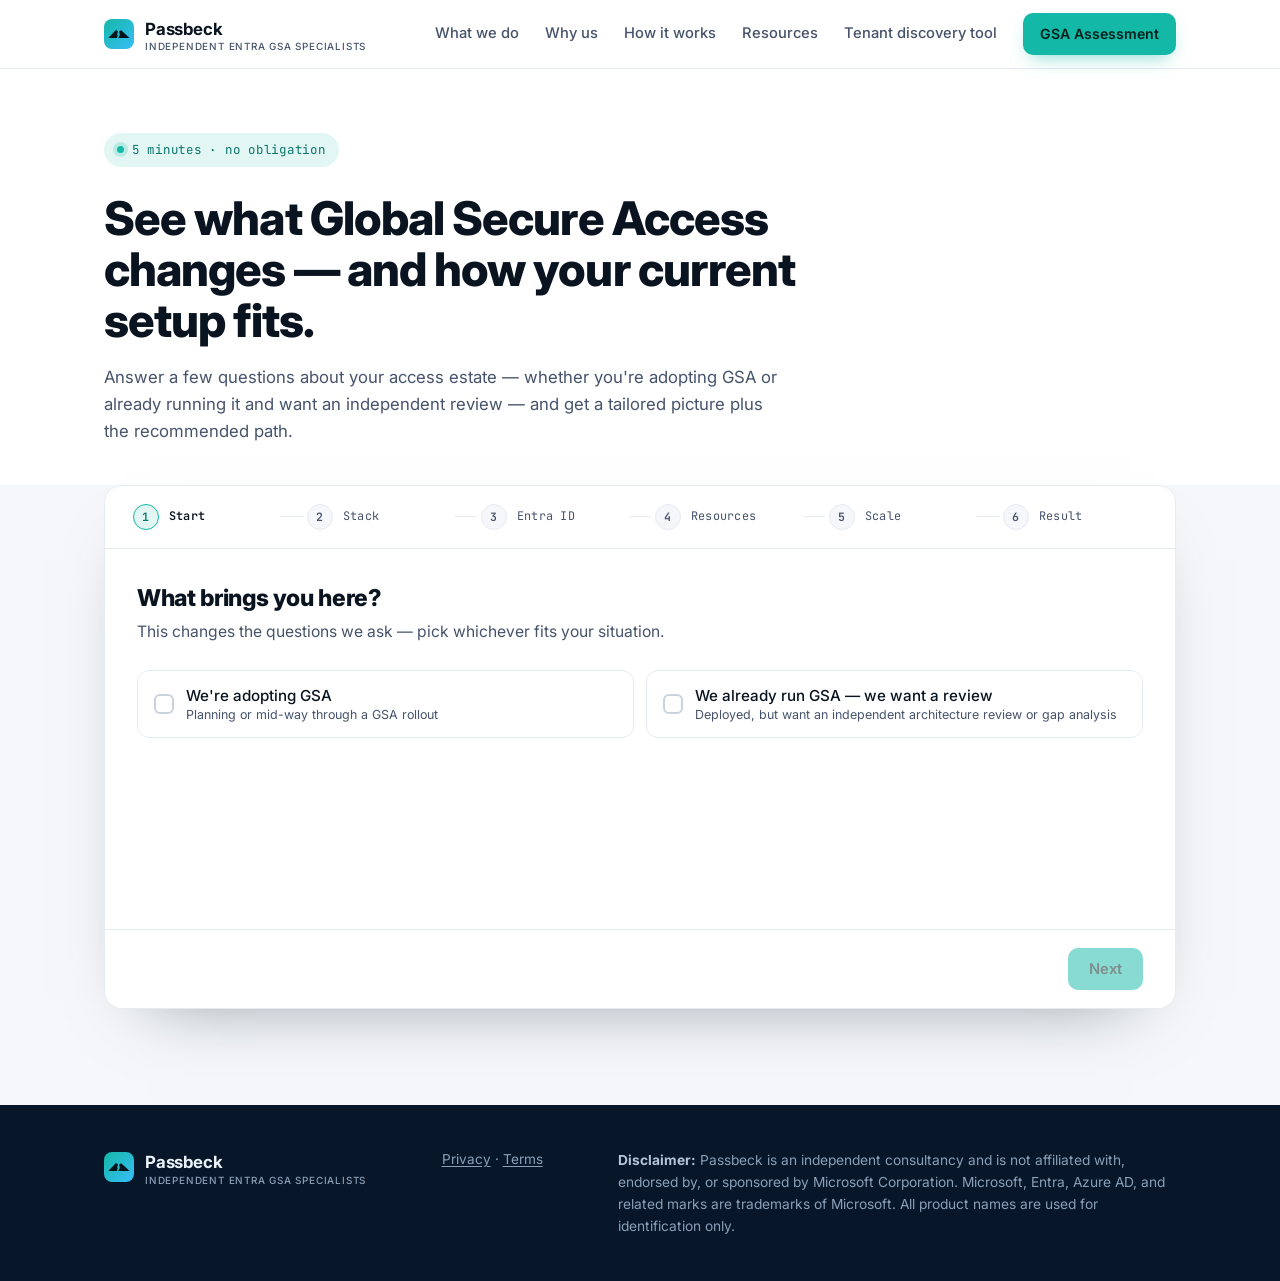
<file: assessment.html>
<!DOCTYPE html>
<html lang="en">
<head>
<meta charset="UTF-8" />
<meta name="viewport" content="width=device-width, initial-scale=1.0" />
<link rel="icon" href="/favicon.ico" sizes="32x32" />
<link rel="icon" href="/favicon.svg" type="image/svg+xml" />
<link rel="apple-touch-icon" href="/apple-touch-icon.png" />
<link rel="manifest" href="/site.webmanifest" />
<title>GSA Impact Assessment — Adopt or Review Microsoft Entra GSA | Passbeck</title>
<meta name="description" content="Answer a few questions about your access estate and get a tailored before/after picture — or a recommended architecture review — for Microsoft Entra Global Secure Access." />
<link rel="canonical" href="https://passbeck.com/assessment.html" />
<meta property="og:type" content="website" />
<meta property="og:site_name" content="Passbeck" />
<meta property="og:url" content="https://passbeck.com/assessment.html" />
<meta property="og:title" content="GSA Impact Assessment — Adopt or Review Microsoft Entra GSA | Passbeck" />
<meta property="og:description" content="Answer a few questions about your access estate and get a tailored before/after picture — or a recommended architecture review — for Microsoft Entra Global Secure Access." />
<meta property="og:image" content="https://passbeck.com/og-image.png" />
<meta property="og:image:width" content="1200" />
<meta property="og:image:height" content="630" />
<meta name="twitter:card" content="summary_large_image" />
<meta name="twitter:title" content="GSA Impact Assessment — Adopt or Review Microsoft Entra GSA | Passbeck" />
<meta name="twitter:description" content="Answer a few questions about your access estate and get a tailored before/after picture — or a recommended architecture review — for Microsoft Entra Global Secure Access." />
<link rel="preconnect" href="https://fonts.googleapis.com" />
<link rel="preconnect" href="https://fonts.gstatic.com" crossorigin />
<link href="https://fonts.googleapis.com/css2?family=Inter:wght@400;500;600;700;800&family=JetBrains+Mono:wght@400;500&display=swap" rel="stylesheet" />
<link rel="stylesheet" href="assets/style.css" />
</head>
<body>

<a class="skip-link" href="#main">Skip to content</a>

<header>
  <div class="wrap nav">
    <a class="brand" href="index.html">
      <span class="mark" aria-hidden="true">
        <svg viewBox="0 0 1000 374.3" fill="currentColor" style="width:22px;height:8px"><path d="M357.54 0 L0 374.3 L408.83 374.3 L434.08 261.56 L417.6 198.5 L449.72 59.43 Z"/><path d="M599.55 12.57 L506.49 75.24 L537.81 227.06 L469.27 374.3 L1000 374.3 Z"/></svg>
      </span>
      <span>Passbeck<small>Independent Entra GSA specialists</small></span>
    </a>
    <nav class="nav-links" id="navLinks">
      <a href="index.html#services">What we do</a>
      <a href="index.html#why">Why us</a>
      <a href="index.html#process">How it works</a>
      <a href="resources/">Resources</a>
      <a href="discovery/">Tenant discovery tool</a>
      <a href="assessment.html" class="btn btn-primary nav-cta">GSA Assessment</a>
    </nav>
    <button class="menu-btn" id="menuBtn" aria-label="Toggle menu">
      <svg viewBox="0 0 24 24" fill="none" stroke="currentColor" stroke-width="2" stroke-linecap="round"><path d="M4 7h16M4 12h16M4 17h16"/></svg>
    </button>
  </div>
</header>

<main id="main">
  <section class="page-hero">
    <div class="wrap">
      <span class="eyebrow"><span class="dot"></span> 5 minutes · no obligation</span>
      <h1>See what <span class="accent">Global Secure Access</span> changes — and how your current setup fits.</h1>
      <p class="sub">Answer a few questions about your access estate — whether you're adopting GSA or already running it and want an independent review — and get a tailored picture plus the recommended path.</p>
    </div>
  </section>

  <section class="wizard">
    <div class="wrap">
      <div class="wizard-card">
        <div class="wiz-progress" id="progress"></div>

        <div class="wiz-body">
          <!-- 0: mode -->
          <div class="wiz-step active" data-key="mode">
            <h2>What brings you here?</h2>
            <p class="hint">This changes the questions we ask — pick whichever fits your situation.</p>
            <div class="option-grid" id="opt-mode"></div>
          </div>

          <!-- adopt: 1 stack -->
          <div class="wiz-step" data-key="stack">
            <h2>What's your primary remote-access setup today?</h2>
            <p class="hint">Pick the one closest to how your users reach apps today. Running more than one? Choose the one you'd most want to coexist with (or retire) alongside GSA.</p>
            <div class="option-grid" id="opt-stack"></div>
          </div>

          <!-- adopt: 2 entra -->
          <div class="wiz-step" data-key="entra">
            <h2>How far along are you with Microsoft 365 + Entra ID?</h2>
            <p class="hint">GSA is built on Microsoft Entra ID, so this shapes your rollout — but it's not a blocker.</p>
            <div class="option-grid three" id="opt-entra"></div>
          </div>

          <!-- adopt: 3 resources -->
          <div class="wiz-step" data-key="resources">
            <h2>What do your users need to reach remotely?</h2>
            <p class="hint">Select all that apply — this determines what Entra Private Access must publish.</p>
            <div class="option-grid" id="opt-resources"></div>
          </div>

          <!-- review: 1 deployed -->
          <div class="wiz-step" data-key="deployed">
            <h2>What's deployed today?</h2>
            <p class="hint">Select everything that's live in your tenant — this shapes the scope of the review.</p>
            <div class="option-grid" id="opt-deployed"></div>
          </div>

          <!-- review: 2 drivers -->
          <div class="wiz-step" data-key="drivers">
            <h2>What's driving the review?</h2>
            <p class="hint">Select all that apply — we'll target the findings to these.</p>
            <div class="option-grid" id="opt-drivers"></div>
          </div>

          <!-- review: 3 outcome -->
          <div class="wiz-step" data-key="outcome">
            <h2>What do you need most?</h2>
            <p class="hint">The deliverable we'd shape the engagement around.</p>
            <div class="option-grid" id="opt-outcome"></div>
          </div>

          <!-- both: scale -->
          <div class="wiz-step" data-key="scale">
            <h2>How many people are in scope?</h2>
            <p class="hint">A rough size helps us shape licensing and rollout phasing.</p>
            <div class="option-grid three" id="opt-scale"></div>
          </div>

          <!-- result + lead capture -->
          <div class="wiz-step" data-key="result">
            <h3 id="resultHeading">Your GSA landscape</h3>
            <p class="hint" id="resultHint">Here's how your access architecture shifts — and the path that fits your current stack.</p>

            <div id="adoptResult">
              <div class="before-after">
                <div class="ba-panel before">
                  <div class="ba-head"><span class="tagdot" id="beforeDot"></span> Today</div>
                  <div class="ba-body"><svg id="beforeSvg" class="diagram" viewBox="0 0 430 240" role="img" aria-label="Current network access landscape"></svg></div>
                  <div class="ba-note" id="beforeNote"></div>
                </div>
                <div class="ba-panel after">
                  <div class="ba-head"><span class="tagdot" style="background:#38bdf8"></span> After GSA</div>
                  <div class="ba-body"><svg id="afterSvg" class="diagram" viewBox="0 0 430 240" role="img" aria-label="Network access landscape after Global Secure Access"></svg></div>
                  <div class="ba-note" id="afterNote"></div>
                </div>
              </div>

              <div class="result-card" style="margin-top:20px">
                <div class="rc-head"><span class="badge">Recommended path</span></div>
                <h3 id="recTitle"></h3>
                <p id="recDesc"></p>
                <p style="margin-top:14px"><a id="recLink" class="btn btn-ghost" style="display:none" href="resources/">Read the coexistence guide &rarr;</a></p>
              </div>

              <div class="result-card">
                <h3>What changes after switching</h3>
                <ul class="change-list" id="changeList"></ul>
              </div>
            </div>

            <div id="reviewResult" style="display:none">
              <div class="result-card">
                <div class="rc-head"><span class="badge">Recommended engagement</span></div>
                <h3 id="revTitle"></h3>
                <p id="revDesc"></p>
              </div>
              <div class="result-card">
                <h3>What we'll review</h3>
                <ul class="change-list" id="revChecklist"></ul>
              </div>
              <div class="result-card">
                <h3>Your review drivers</h3>
                <ul class="change-list" id="revDrivers"></ul>
              </div>
            </div>

            <hr style="border:none;border-top:1px solid var(--line);margin:28px 0">

            <h3 style="font-size:1.2rem">Want help making this real?</h3>
            <p class="hint">Leave your details and we'll be in touch to scope it to your environment. No obligation, no spam.</p>

            <form id="leadForm" novalidate>
              <div class="form-grid">
                <div class="field"><label for="fName">Name <span class="req">*</span></label><input type="text" id="fName" required autocomplete="name" placeholder="Jane Smith"></div>
                <div class="field"><label for="fCompany">Company</label><input type="text" id="fCompany" autocomplete="organization" placeholder="Acme Pty Ltd"></div>
              </div>
              <div class="field"><label for="fEmail">Work email <span class="req">*</span></label><input type="email" id="fEmail" required autocomplete="email" placeholder="jane@acme.com"></div>
              <div class="field"><label for="fNote">Anything else? (optional)</label><textarea id="fNote" rows="3" placeholder="e.g. timeline, compliance drivers, current pain points…"></textarea></div>
              <label style="display:flex;gap:9px;align-items:flex-start;font-size:0.85rem;color:var(--ink-soft);margin:6px 0 18px;cursor:pointer">
                <input type="checkbox" id="fConsent" style="margin-top:3px"> I'm happy for you to email me about my assessment (and nothing else).
              </label>
              <button type="submit" class="btn btn-primary">Get in touch</button>
              <p class="submit-msg" id="submitMsg" aria-live="polite"></p>
            </form>
          </div>
        </div>

        <div class="wiz-nav">
          <button id="backBtn" class="btn btn-ghost" type="button">Back</button>
          <span class="spacer"></span>
          <button id="nextBtn" class="btn btn-primary" type="button">Next</button>
        </div>
      </div>
    </div>
  </section>
</main>

<footer>
  <div class="wrap foot">
    <a class="brand" href="index.html">
      <span class="mark" aria-hidden="true">
        <svg viewBox="0 0 1000 374.3" fill="currentColor" style="width:22px;height:8px"><path d="M357.54 0 L0 374.3 L408.83 374.3 L434.08 261.56 L417.6 198.5 L449.72 59.43 Z"/><path d="M599.55 12.57 L506.49 75.24 L537.81 227.06 L469.27 374.3 L1000 374.3 Z"/></svg>
      </span>
      <span>Passbeck<small>Independent Entra GSA specialists</small></span>
    </a>
    <div class="foot-links"><a href="privacy.html">Privacy</a> · <a href="terms.html">Terms</a></div>
    <p class="disc"><strong>Disclaimer:</strong> Passbeck is an independent consultancy and is not affiliated with, endorsed by, or sponsored by Microsoft Corporation. Microsoft, Entra, Azure AD, and related marks are trademarks of Microsoft. All product names are used for identification only.</p>
  </div>
</footer>

<script src="assets/site.js"></script>
<script src="assets/assessment.js"></script>
</body>
</html>
</file>
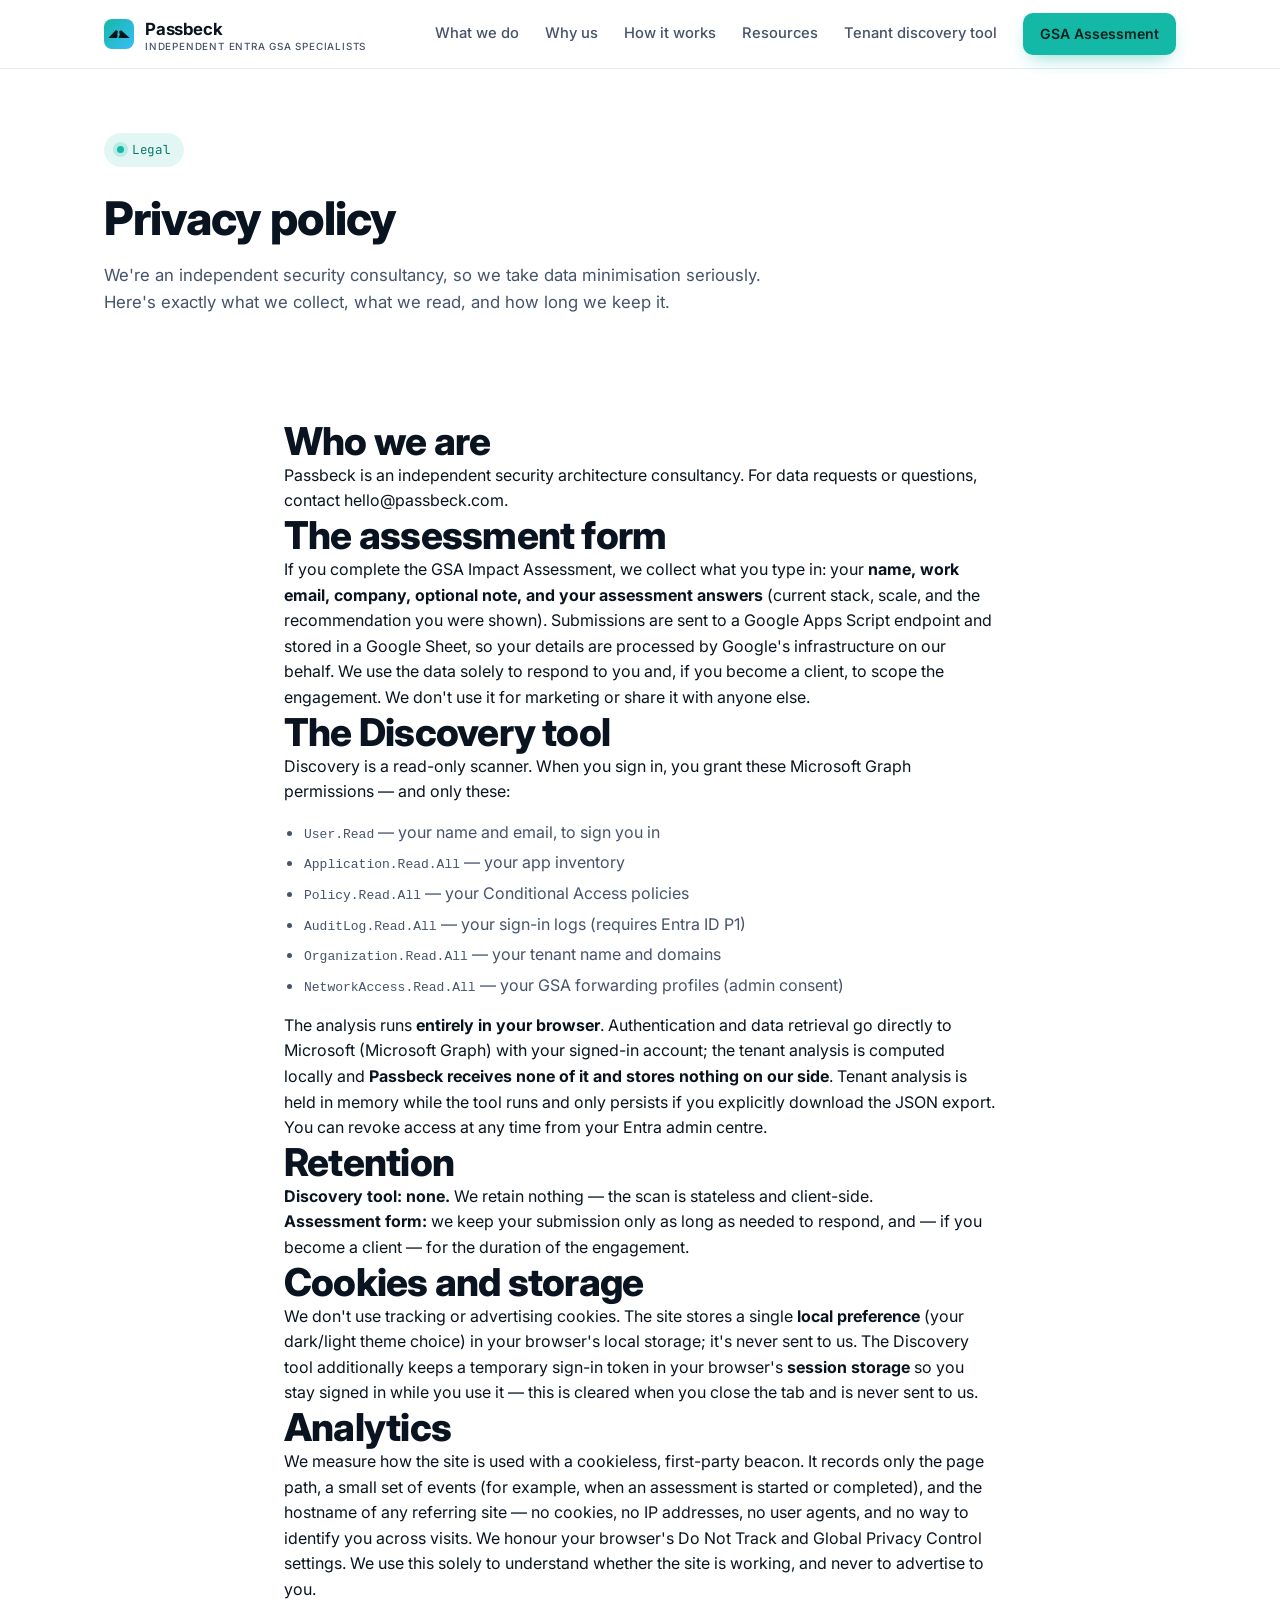
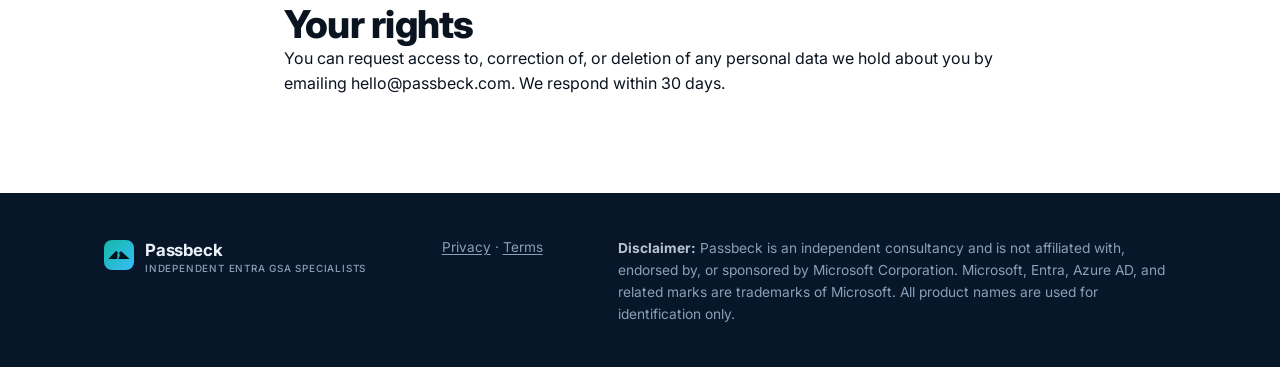
<file: privacy.html>
<!DOCTYPE html>
<html lang="en">
<head>
<meta charset="UTF-8" />
<meta name="viewport" content="width=device-width, initial-scale=1.0" />
<link rel="icon" href="/favicon.ico" sizes="32x32" />
<link rel="icon" href="/favicon.svg" type="image/svg+xml" />
<link rel="apple-touch-icon" href="/apple-touch-icon.png" />
<link rel="manifest" href="/site.webmanifest" />
<title>Privacy Policy | Passbeck</title>
<meta name="description" content="How Passbeck handles your data: what the assessment form collects, what the Discovery tool reads in your tenant, and how long anything is retained." />
<meta property="og:image" content="https://passbeck.com/og-image.png" />
<meta property="og:image:width" content="1200" />
<meta property="og:image:height" content="630" />
<link rel="canonical" href="https://passbeck.com/privacy.html" />
<link rel="preconnect" href="https://fonts.googleapis.com" />
<link rel="preconnect" href="https://fonts.gstatic.com" crossorigin />
<link href="https://fonts.googleapis.com/css2?family=Inter:wght@400;500;600;700;800&family=JetBrains+Mono:wght@400;500&display=swap" rel="stylesheet" />
<link rel="stylesheet" href="assets/style.css" />
</head>
<body>

<header>
  <div class="wrap nav">
    <a class="brand" href="index.html">
      <span class="mark" aria-hidden="true">
        <svg viewBox="0 0 1000 374.3" fill="currentColor" style="width:22px;height:8px"><path d="M357.54 0 L0 374.3 L408.83 374.3 L434.08 261.56 L417.6 198.5 L449.72 59.43 Z"/><path d="M599.55 12.57 L506.49 75.24 L537.81 227.06 L469.27 374.3 L1000 374.3 Z"/></svg>
      </span>
      <span>Passbeck<small>Independent Entra GSA specialists</small></span>
    </a>
    <nav class="nav-links" id="navLinks">
      <a href="index.html#services">What we do</a>
      <a href="index.html#why">Why us</a>
      <a href="index.html#process">How it works</a>
      <a href="resources/">Resources</a>
      <a href="discovery/">Tenant discovery tool</a>
      <a href="assessment.html" class="btn btn-primary nav-cta">GSA Assessment</a>
    </nav>
    <button class="menu-btn" id="menuBtn" aria-label="Toggle menu">
      <svg viewBox="0 0 24 24" fill="none" stroke="currentColor" stroke-width="2" stroke-linecap="round"><path d="M4 7h16M4 12h16M4 17h16"/></svg>
    </button>
  </div>
</header>

<main>
  <section class="page-hero">
    <div class="wrap">
      <span class="eyebrow"><span class="dot"></span> Legal</span>
      <h1>Privacy policy</h1>
      <p class="sub">We're an independent security consultancy, so we take data minimisation seriously. Here's exactly what we collect, what we read, and how long we keep it.</p>
    </div>
  </section>

  <section style="padding:64px 0 96px">
    <div class="wrap" style="max-width:760px">
      <h2>Who we are</h2>
      <p>Passbeck is an independent security architecture consultancy. For data requests or questions, contact <a href="mailto:hello@passbeck.com">hello@passbeck.com</a>.</p>

      <h2>The assessment form</h2>
      <p>If you complete the GSA Impact Assessment, we collect what you type in: your <strong>name, work email, company, optional note, and your assessment answers</strong> (current stack, scale, and the recommendation you were shown). Submissions are sent to a Google Apps Script endpoint and stored in a Google Sheet, so your details are processed by Google's infrastructure on our behalf. We use the data solely to respond to you and, if you become a client, to scope the engagement. We don't use it for marketing or share it with anyone else.</p>

      <h2>The Discovery tool</h2>
      <p>Discovery is a read-only scanner. When you sign in, you grant these Microsoft Graph permissions — and only these:</p>
      <ul style="margin:12px 0 12px 20px;color:var(--ink-soft);line-height:1.9">
        <li><code>User.Read</code> — your name and email, to sign you in</li>
        <li><code>Application.Read.All</code> — your app inventory</li>
        <li><code>Policy.Read.All</code> — your Conditional Access policies</li>
        <li><code>AuditLog.Read.All</code> — your sign-in logs (requires Entra ID P1)</li>
        <li><code>Organization.Read.All</code> — your tenant name and domains</li>
        <li><code>NetworkAccess.Read.All</code> — your GSA forwarding profiles (admin consent)</li>
      </ul>
      <p>The analysis runs <strong>entirely in your browser</strong>. Authentication and data retrieval go directly to Microsoft (Microsoft Graph) with your signed-in account; the tenant analysis is computed locally and <strong>Passbeck receives none of it and stores nothing on our side</strong>. Tenant analysis is held in memory while the tool runs and only persists if you explicitly download the JSON export. You can revoke access at any time from your Entra admin centre.</p>

      <h2>Retention</h2>
      <p><strong>Discovery tool: none.</strong> We retain nothing — the scan is stateless and client-side.</p>
      <p><strong>Assessment form:</strong> we keep your submission only as long as needed to respond, and — if you become a client — for the duration of the engagement.</p>

      <h2>Cookies and storage</h2>
      <p>We don't use tracking or advertising cookies. The site stores a single <strong>local preference</strong> (your dark/light theme choice) in your browser's local storage; it's never sent to us. The Discovery tool additionally keeps a temporary sign-in token in your browser's <strong>session storage</strong> so you stay signed in while you use it — this is cleared when you close the tab and is never sent to us.</p>

      <h2>Analytics</h2>
      <p>We measure how the site is used with a cookieless, first-party beacon. It records only the page path, a small set of events (for example, when an assessment is started or completed), and the hostname of any referring site — no cookies, no IP addresses, no user agents, and no way to identify you across visits. We honour your browser's Do Not Track and Global Privacy Control settings. We use this solely to understand whether the site is working, and never to advertise to you.</p>

      <h2>Your rights</h2>
      <p>You can request access to, correction of, or deletion of any personal data we hold about you by emailing <a href="mailto:hello@passbeck.com">hello@passbeck.com</a>. We respond within 30 days.</p>
    </div>
  </section>
</main>

<footer>
  <div class="wrap foot">
    <a class="brand" href="index.html">
      <span class="mark" aria-hidden="true">
        <svg viewBox="0 0 1000 374.3" fill="currentColor" style="width:22px;height:8px"><path d="M357.54 0 L0 374.3 L408.83 374.3 L434.08 261.56 L417.6 198.5 L449.72 59.43 Z"/><path d="M599.55 12.57 L506.49 75.24 L537.81 227.06 L469.27 374.3 L1000 374.3 Z"/></svg>
      </span>
      <span>Passbeck<small>Independent Entra GSA specialists</small></span>
    </a>
    <div class="foot-links">
      <a href="privacy.html">Privacy</a> · <a href="terms.html">Terms</a>
    </div>
    <p class="disc"><strong>Disclaimer:</strong> Passbeck is an independent consultancy and is not affiliated with, endorsed by, or sponsored by Microsoft Corporation. Microsoft, Entra, Azure AD, and related marks are trademarks of Microsoft. All product names are used for identification only.</p>
  </div>
</footer>

<script src="assets/site.js"></script>
</body>
</html>
</file>
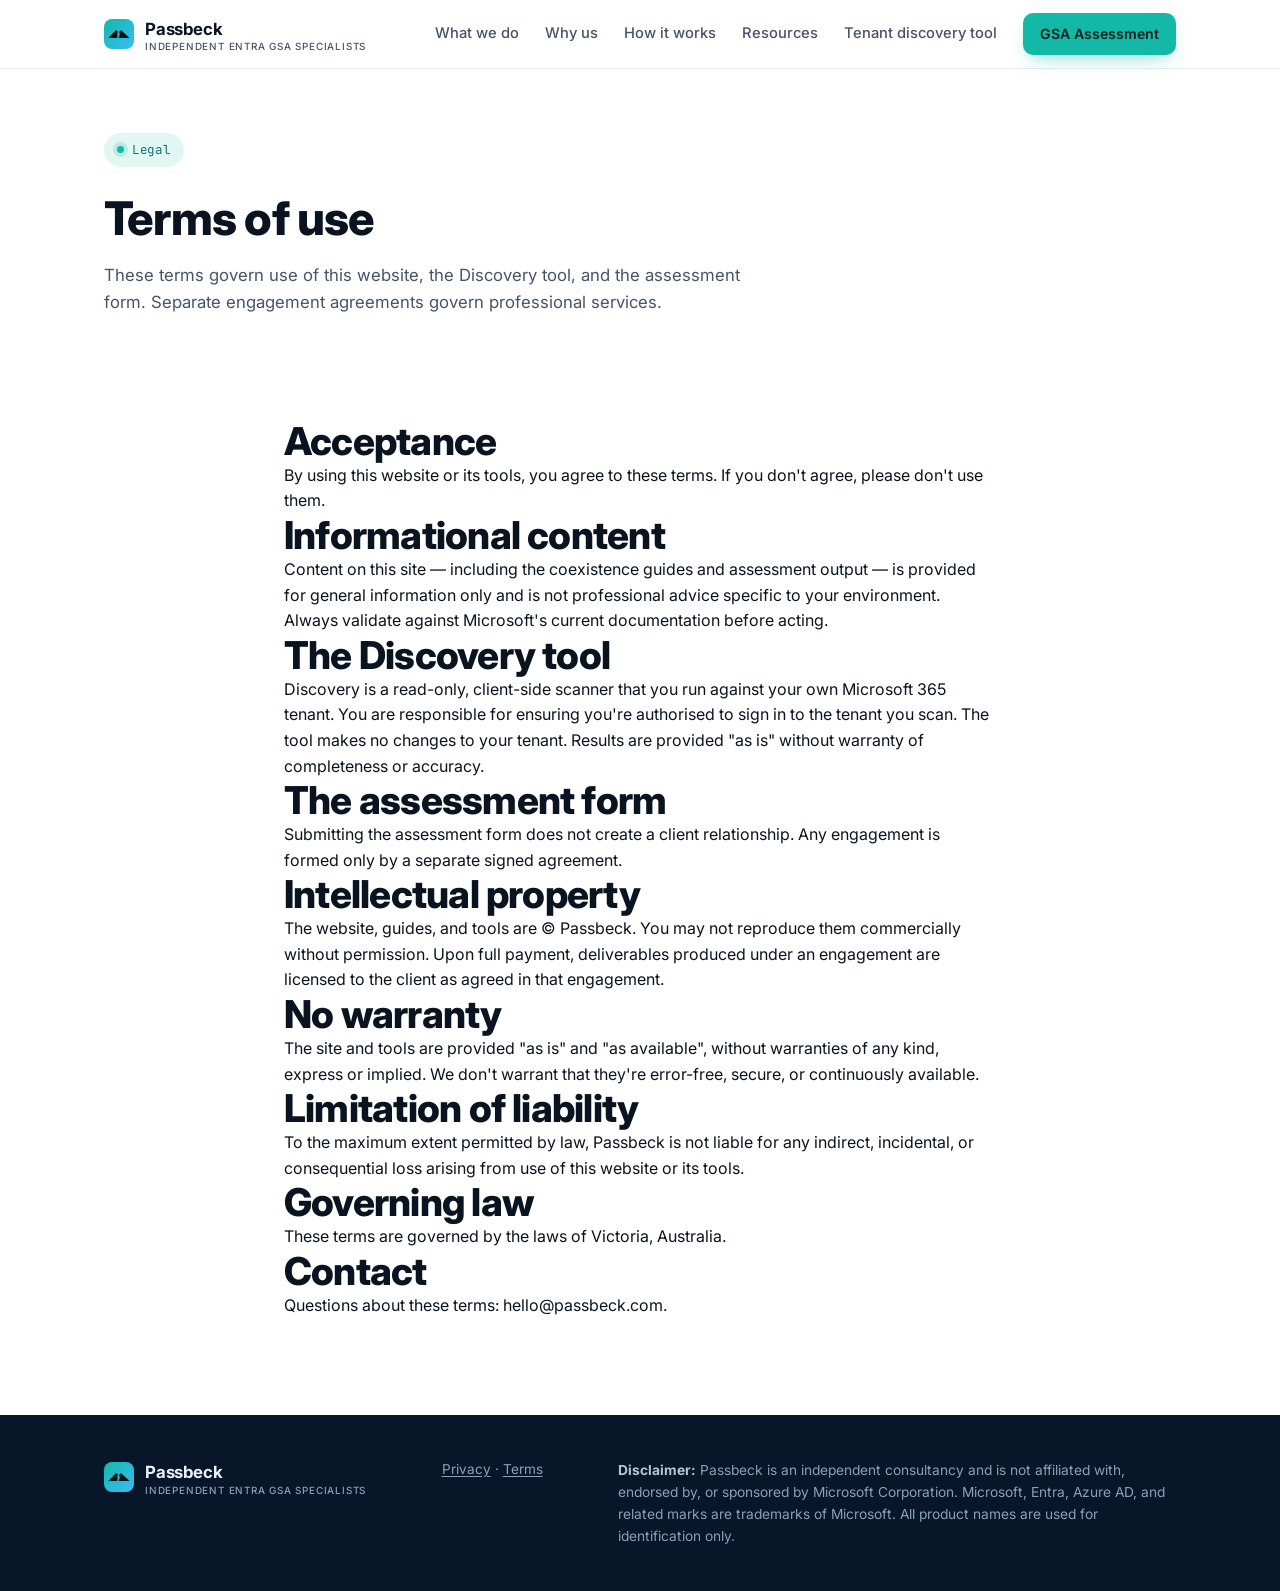
<file: terms.html>
<!DOCTYPE html>
<html lang="en">
<head>
<meta charset="UTF-8" />
<meta name="viewport" content="width=device-width, initial-scale=1.0" />
<link rel="icon" href="/favicon.ico" sizes="32x32" />
<link rel="icon" href="/favicon.svg" type="image/svg+xml" />
<link rel="apple-touch-icon" href="/apple-touch-icon.png" />
<link rel="manifest" href="/site.webmanifest" />
<title>Terms of Use | Passbeck</title>
<meta name="description" content="Terms governing use of the Passbeck website, the Discovery tool, and the assessment form." />
<meta property="og:image" content="https://passbeck.com/og-image.png" />
<meta property="og:image:width" content="1200" />
<meta property="og:image:height" content="630" />
<link rel="canonical" href="https://passbeck.com/terms.html" />
<link rel="preconnect" href="https://fonts.googleapis.com" />
<link rel="preconnect" href="https://fonts.gstatic.com" crossorigin />
<link href="https://fonts.googleapis.com/css2?family=Inter:wght@400;500;600;700;800&family=JetBrains+Mono:wght@400;500&display=swap" rel="stylesheet" />
<link rel="stylesheet" href="assets/style.css" />
</head>
<body>

<header>
  <div class="wrap nav">
    <a class="brand" href="index.html">
      <span class="mark" aria-hidden="true">
        <svg viewBox="0 0 1000 374.3" fill="currentColor" style="width:22px;height:8px"><path d="M357.54 0 L0 374.3 L408.83 374.3 L434.08 261.56 L417.6 198.5 L449.72 59.43 Z"/><path d="M599.55 12.57 L506.49 75.24 L537.81 227.06 L469.27 374.3 L1000 374.3 Z"/></svg>
      </span>
      <span>Passbeck<small>Independent Entra GSA specialists</small></span>
    </a>
    <nav class="nav-links" id="navLinks">
      <a href="index.html#services">What we do</a>
      <a href="index.html#why">Why us</a>
      <a href="index.html#process">How it works</a>
      <a href="resources/">Resources</a>
      <a href="discovery/">Tenant discovery tool</a>
      <a href="assessment.html" class="btn btn-primary nav-cta">GSA Assessment</a>
    </nav>
    <button class="menu-btn" id="menuBtn" aria-label="Toggle menu">
      <svg viewBox="0 0 24 24" fill="none" stroke="currentColor" stroke-width="2" stroke-linecap="round"><path d="M4 7h16M4 12h16M4 17h16"/></svg>
    </button>
  </div>
</header>

<main>
  <section class="page-hero">
    <div class="wrap">
      <span class="eyebrow"><span class="dot"></span> Legal</span>
      <h1>Terms of use</h1>
      <p class="sub">These terms govern use of this website, the Discovery tool, and the assessment form. Separate engagement agreements govern professional services.</p>
    </div>
  </section>

  <section style="padding:64px 0 96px">
    <div class="wrap" style="max-width:760px">
      <h2>Acceptance</h2>
      <p>By using this website or its tools, you agree to these terms. If you don't agree, please don't use them.</p>

      <h2>Informational content</h2>
      <p>Content on this site — including the coexistence guides and assessment output — is provided for general information only and is not professional advice specific to your environment. Always validate against Microsoft's current documentation before acting.</p>

      <h2>The Discovery tool</h2>
      <p>Discovery is a read-only, client-side scanner that you run against your own Microsoft 365 tenant. You are responsible for ensuring you're authorised to sign in to the tenant you scan. The tool makes no changes to your tenant. Results are provided "as is" without warranty of completeness or accuracy.</p>

      <h2>The assessment form</h2>
      <p>Submitting the assessment form does not create a client relationship. Any engagement is formed only by a separate signed agreement.</p>

      <h2>Intellectual property</h2>
      <p>The website, guides, and tools are © Passbeck. You may not reproduce them commercially without permission. Upon full payment, deliverables produced under an engagement are licensed to the client as agreed in that engagement.</p>

      <h2>No warranty</h2>
      <p>The site and tools are provided "as is" and "as available", without warranties of any kind, express or implied. We don't warrant that they're error-free, secure, or continuously available.</p>

      <h2>Limitation of liability</h2>
      <p>To the maximum extent permitted by law, Passbeck is not liable for any indirect, incidental, or consequential loss arising from use of this website or its tools.</p>

      <h2>Governing law</h2>
      <p>These terms are governed by the laws of Victoria, Australia.</p>

      <h2>Contact</h2>
      <p>Questions about these terms: <a href="mailto:hello@passbeck.com">hello@passbeck.com</a>.</p>
    </div>
  </section>
</main>

<footer>
  <div class="wrap foot">
    <a class="brand" href="index.html">
      <span class="mark" aria-hidden="true">
        <svg viewBox="0 0 1000 374.3" fill="currentColor" style="width:22px;height:8px"><path d="M357.54 0 L0 374.3 L408.83 374.3 L434.08 261.56 L417.6 198.5 L449.72 59.43 Z"/><path d="M599.55 12.57 L506.49 75.24 L537.81 227.06 L469.27 374.3 L1000 374.3 Z"/></svg>
      </span>
      <span>Passbeck<small>Independent Entra GSA specialists</small></span>
    </a>
    <div class="foot-links">
      <a href="privacy.html">Privacy</a> · <a href="terms.html">Terms</a>
    </div>
    <p class="disc"><strong>Disclaimer:</strong> Passbeck is an independent consultancy and is not affiliated with, endorsed by, or sponsored by Microsoft Corporation. Microsoft, Entra, Azure AD, and related marks are trademarks of Microsoft. All product names are used for identification only.</p>
  </div>
</footer>

<script src="assets/site.js"></script>
</body>
</html>
</file>
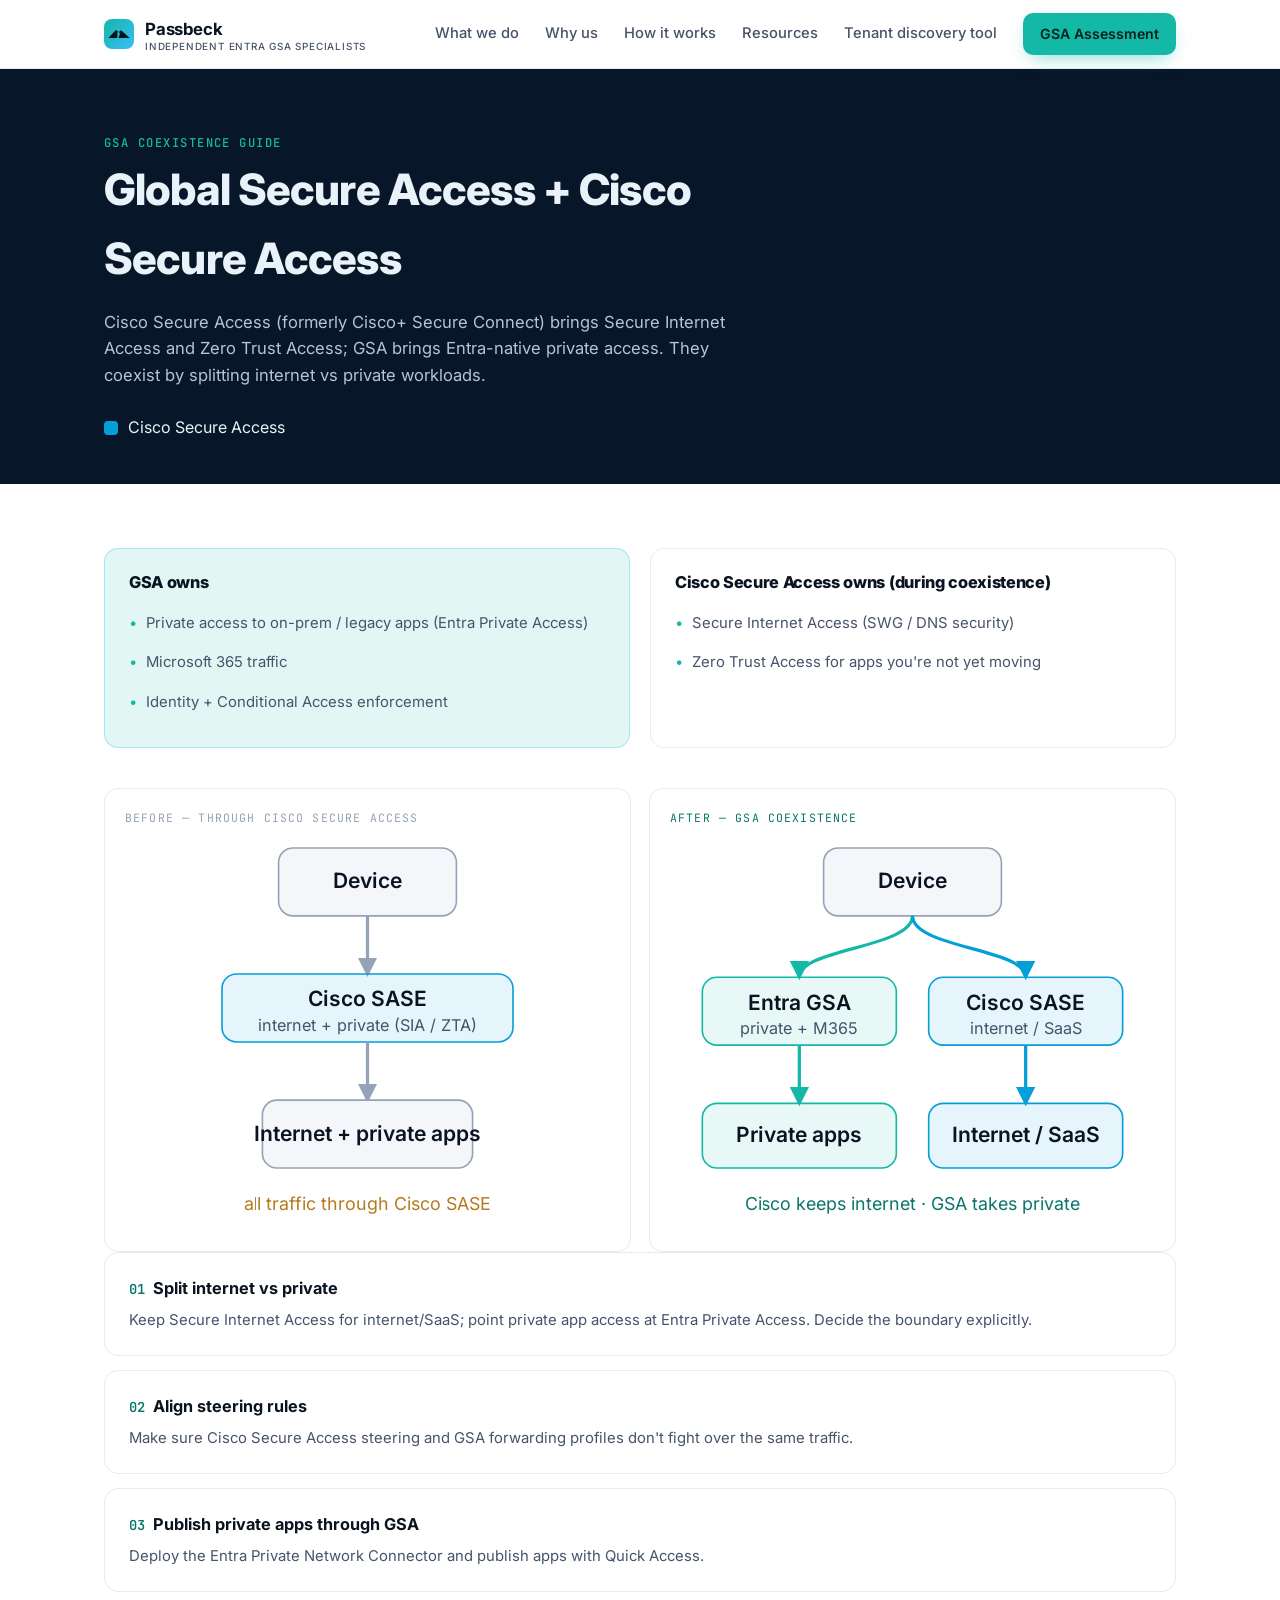
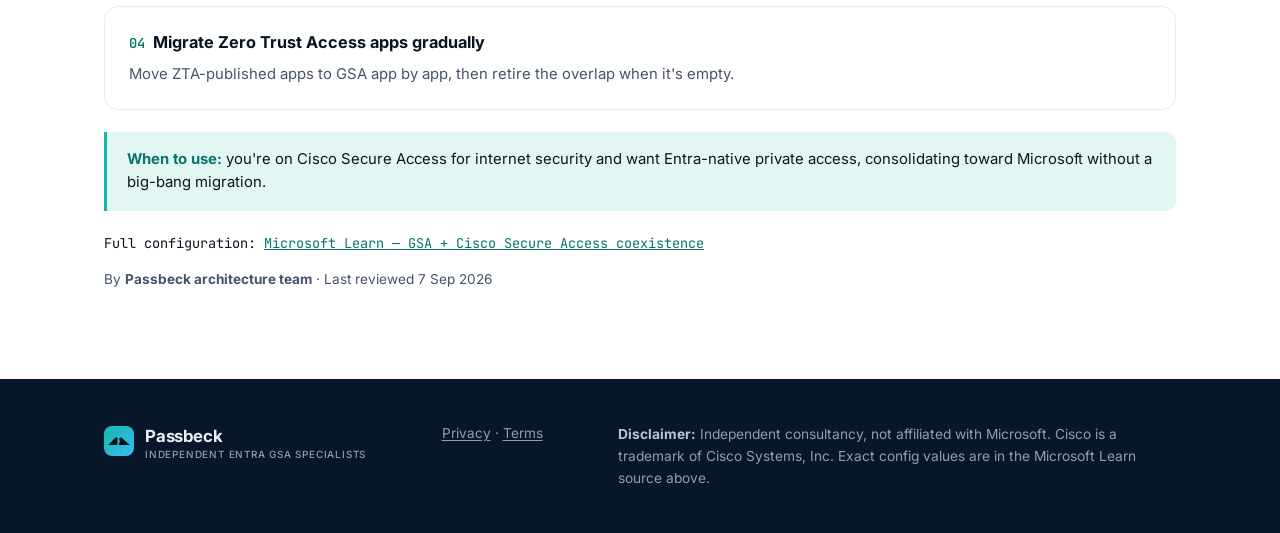
<file: resources/cisco-secure-access.html>
<!DOCTYPE html>
<html lang="en">
<head>
<meta charset="UTF-8" />
<meta name="viewport" content="width=device-width, initial-scale=1.0" />
<link rel="icon" href="/favicon.ico" sizes="32x32" />
<link rel="icon" href="/favicon.svg" type="image/svg+xml" />
<link rel="apple-touch-icon" href="/apple-touch-icon.png" />
<link rel="manifest" href="/site.webmanifest" />
<title>GSA + Cisco Secure Access Coexistence Guide | Passbeck</title>
<meta name="description" content="Run Microsoft Entra Global Secure Access alongside Cisco Secure Access — Secure Internet Access, Zero Trust Access and combined private access patterns." />
<link rel="canonical" href="https://passbeck.com/resources/cisco-secure-access.html" />
<meta property="og:type" content="article" />
<meta property="og:site_name" content="Passbeck" />
<meta property="og:url" content="https://passbeck.com/resources/cisco-secure-access.html" />
<meta property="og:title" content="GSA + Cisco Secure Access Coexistence Guide | Passbeck" />
<meta property="og:description" content="Run Microsoft Entra Global Secure Access alongside Cisco Secure Access — Secure Internet Access, Zero Trust Access and combined private access patterns." />
<meta property="og:image" content="https://passbeck.com/og-image.png" />
<meta property="og:image:width" content="1200" />
<meta property="og:image:height" content="630" />
<meta name="twitter:card" content="summary_large_image" />
<meta name="twitter:title" content="GSA + Cisco Secure Access Coexistence Guide | Passbeck" />
<meta name="twitter:description" content="Run Microsoft Entra Global Secure Access alongside Cisco Secure Access — Secure Internet Access, Zero Trust Access and combined private access patterns." />
<script type="application/ld+json">
{"@context":"https://schema.org","@type":"Article","headline":"GSA + Cisco Secure Access Coexistence Guide | Passbeck","description":"Run Microsoft Entra Global Secure Access alongside Cisco Secure Access \u2014 Secure Internet Access, Zero Trust Access and combined private access patterns.","author":{"@type":"Organization","name":"Passbeck"},"publisher":{"@type":"Organization","name":"Passbeck"},"mainEntityOfPage":"https://passbeck.com/resources/cisco-secure-access.html"}
</script>
<link rel="preconnect" href="https://fonts.googleapis.com" />
<link rel="preconnect" href="https://fonts.gstatic.com" crossorigin />
<link href="https://fonts.googleapis.com/css2?family=Inter:wght@400;500;600;700;800&family=JetBrains+Mono:wght@400;500&display=swap" rel="stylesheet" />
<link rel="stylesheet" href="../assets/style.css" />
</head>
<body>

<header>
  <div class="wrap nav">
    <a class="brand" href="../index.html">
      <span class="mark" aria-hidden="true">
        <svg viewBox="0 0 1000 374.3" fill="currentColor" style="width:22px;height:8px"><path d="M357.54 0 L0 374.3 L408.83 374.3 L434.08 261.56 L417.6 198.5 L449.72 59.43 Z"/><path d="M599.55 12.57 L506.49 75.24 L537.81 227.06 L469.27 374.3 L1000 374.3 Z"/></svg>
      </span>
      <span>Passbeck<small>Independent Entra GSA specialists</small></span>
    </a>
    <nav class="nav-links" id="navLinks">
      <a href="../index.html#services">What we do</a>
      <a href="../index.html#why">Why us</a>
      <a href="../index.html#process">How it works</a>
      <a href="index.html">Resources</a>
      <a href="../discovery/">Tenant discovery tool</a>
      <a href="../assessment.html" class="btn btn-primary nav-cta">GSA Assessment</a>
    </nav>
    <button class="menu-btn" id="menuBtn" aria-label="Toggle menu">
      <svg viewBox="0 0 24 24" fill="none" stroke="currentColor" stroke-width="2" stroke-linecap="round"><path d="M4 7h16M4 12h16M4 17h16"/></svg>
    </button>
  </div>
</header>

<main>
  <section class="guide-hero">
    <div class="wrap">
      <span class="kicker">GSA coexistence guide</span>
      <h1>Global Secure Access + Cisco Secure Access</h1>
      <p class="sub">Cisco Secure Access (formerly Cisco+ Secure Connect) brings Secure Internet Access and Zero Trust Access; GSA brings Entra-native private access. They coexist by splitting internet vs private workloads.</p>
      <div class="vrow"><span class="vswatch" style="background:#049fd9"></span> Cisco Secure Access</div>
    </div>
  </section>

  <section class="guide-body">
    <div class="wrap">
      <div class="guide-grid">
        <div class="own-panel gsa">
          <h2>GSA owns</h2>
          <ul>
            <li>Private access to on-prem / legacy apps (Entra Private Access)</li>
            <li>Microsoft 365 traffic</li>
            <li>Identity + Conditional Access enforcement</li>
          </ul>
        </div>
        <div class="own-panel vendor">
          <h2>Cisco Secure Access owns (during coexistence)</h2>
          <ul>
            <li>Secure Internet Access (SWG / DNS security)</li>
            <li>Zero Trust Access for apps you're not yet moving</li>
          </ul>
        </div>
      </div>

      <div style="display:grid;grid-template-columns:repeat(auto-fit,minmax(280px,1fr));gap:18px;margin-top:28px">
        <figure style="margin:0;border:1px solid var(--line);border-radius:14px;padding:20px;background:var(--white)">
          <figcaption style="font-family:var(--mono);font-size:0.72rem;letter-spacing:0.1em;text-transform:uppercase;color:#94a3b8;margin-bottom:8px">Before — through Cisco Secure Access</figcaption>
          <svg viewBox="0 0 300 240" role="img" aria-label="Before: all traffic routes through Cisco Secure Access">
            <defs><marker id="gba" viewBox="0 0 10 10" refX="8.5" refY="5" markerWidth="6" markerHeight="6" orient="auto"><path d="M0 0 L10 5 L0 10 z" fill="#94a3b8"/></marker></defs>
            <rect x="95" y="8" width="110" height="42" rx="9" fill="#f4f6f9" stroke="#94a3b8"/>
            <text x="150" y="33" text-anchor="middle" font-family="Inter,sans-serif" font-size="13" font-weight="600" fill="#0a1420">Device</text>
            <path d="M150 50 L150 86" stroke="#94a3b8" stroke-width="2" marker-end="url(#gba)"/>
            <rect x="60" y="86" width="180" height="42" rx="9" fill="rgba(4,159,217,0.1)" stroke="#049fd9"/>
            <text x="150" y="106" text-anchor="middle" font-family="Inter,sans-serif" font-size="13" font-weight="600" fill="#0a1420">Cisco SASE</text>
            <text x="150" y="121" text-anchor="middle" font-family="Inter,sans-serif" font-size="10" fill="#46536b">internet + private (SIA / ZTA)</text>
            <path d="M150 128 L150 164" stroke="#94a3b8" stroke-width="2" marker-end="url(#gba)"/>
            <rect x="85" y="164" width="130" height="42" rx="9" fill="#f4f6f9" stroke="#94a3b8"/>
            <text x="150" y="189" text-anchor="middle" font-family="Inter,sans-serif" font-size="13" font-weight="600" fill="#0a1420">Internet + private apps</text>
            <text x="150" y="232" text-anchor="middle" font-family="Inter,sans-serif" font-size="11" fill="#b7791f">all traffic through Cisco SASE</text>
          </svg>
        </figure>
        <figure style="margin:0;border:1px solid var(--line);border-radius:14px;padding:20px;background:var(--white)">
          <figcaption style="font-family:var(--mono);font-size:0.72rem;letter-spacing:0.1em;text-transform:uppercase;color:#0a756b;margin-bottom:8px">After — GSA coexistence</figcaption>
          <svg viewBox="0 0 300 240" role="img" aria-label="After: GSA takes private access while Cisco Secure Access keeps its traffic">
            <defs><marker id="gaa" viewBox="0 0 10 10" refX="8.5" refY="5" markerWidth="6" markerHeight="6" orient="auto"><path d="M0 0 L10 5 L0 10 z" fill="#14b8a6"/></marker><marker id="gva" viewBox="0 0 10 10" refX="8.5" refY="5" markerWidth="6" markerHeight="6" orient="auto"><path d="M0 0 L10 5 L0 10 z" fill="#049fd9"/></marker></defs>
            <rect x="95" y="8" width="110" height="42" rx="9" fill="#f4f6f9" stroke="#94a3b8"/>
            <text x="150" y="33" text-anchor="middle" font-family="Inter,sans-serif" font-size="13" font-weight="600" fill="#0a1420">Device</text>
            <path d="M150 50 C150 70 80 70 80 88" stroke="#14b8a6" stroke-width="2" fill="none" marker-end="url(#gaa)"/>
            <path d="M150 50 C150 70 220 70 220 88" stroke="#049fd9" stroke-width="2" fill="none" marker-end="url(#gva)"/>
            <rect x="20" y="88" width="120" height="42" rx="9" fill="rgba(20,184,166,0.10)" stroke="#14b8a6"/>
            <text x="80" y="108" text-anchor="middle" font-family="Inter,sans-serif" font-size="13" font-weight="600" fill="#0a1420">Entra GSA</text>
            <text x="80" y="123" text-anchor="middle" font-family="Inter,sans-serif" font-size="10" fill="#46536b">private + M365</text>
            <rect x="160" y="88" width="120" height="42" rx="9" fill="rgba(4,159,217,0.1)" stroke="#049fd9"/>
            <text x="220" y="108" text-anchor="middle" font-family="Inter,sans-serif" font-size="13" font-weight="600" fill="#0a1420">Cisco SASE</text>
            <text x="220" y="123" text-anchor="middle" font-family="Inter,sans-serif" font-size="10" fill="#46536b">internet / SaaS</text>
            <path d="M80 130 L80 166" stroke="#14b8a6" stroke-width="2" marker-end="url(#gaa)"/>
            <path d="M220 130 L220 166" stroke="#049fd9" stroke-width="2" marker-end="url(#gva)"/>
            <rect x="20" y="166" width="120" height="40" rx="9" fill="rgba(20,184,166,0.10)" stroke="#14b8a6"/>
            <text x="80" y="190" text-anchor="middle" font-family="Inter,sans-serif" font-size="13" font-weight="600" fill="#0a1420">Private apps</text>
            <rect x="160" y="166" width="120" height="40" rx="9" fill="rgba(4,159,217,0.1)" stroke="#049fd9"/>
            <text x="220" y="190" text-anchor="middle" font-family="Inter,sans-serif" font-size="13" font-weight="600" fill="#0a1420">Internet / SaaS</text>
            <text x="150" y="232" text-anchor="middle" font-family="Inter,sans-serif" font-size="11" fill="#0a756b">Cisco keeps internet · GSA takes private</text>
          </svg>
        </figure>
      </div>

      <div class="guide-step"><h3><span class="sn">01</span>Split internet vs private</h3><p>Keep Secure Internet Access for internet/SaaS; point private app access at Entra Private Access. Decide the boundary explicitly.</p></div>
      <div class="guide-step"><h3><span class="sn">02</span>Align steering rules</h3><p>Make sure Cisco Secure Access steering and GSA forwarding profiles don't fight over the same traffic.</p></div>
      <div class="guide-step"><h3><span class="sn">03</span>Publish private apps through GSA</h3><p>Deploy the Entra Private Network Connector and publish apps with Quick Access.</p></div>
      <div class="guide-step"><h3><span class="sn">04</span>Migrate Zero Trust Access apps gradually</h3><p>Move ZTA-published apps to GSA app by app, then retire the overlap when it's empty.</p></div>

      <div class="callout"><b>When to use:</b> you're on Cisco Secure Access for internet security and want Entra-native private access, consolidating toward Microsoft without a big-bang migration.</div>
      <p class="src-link">Full configuration: <a href="https://learn.microsoft.com/en-us/entra/global-secure-access/how-to-cisco-secure-access-coexistence">Microsoft Learn — GSA + Cisco Secure Access coexistence</a></p>
      <p class="byline">By <strong>Passbeck architecture team</strong> · Last reviewed 7 Sep 2026</p>
    </div>
  </section>
</main>

<footer>
  <div class="wrap foot">
    <a class="brand" href="../index.html">
      <span class="mark" aria-hidden="true">
        <svg viewBox="0 0 1000 374.3" fill="currentColor" style="width:22px;height:8px"><path d="M357.54 0 L0 374.3 L408.83 374.3 L434.08 261.56 L417.6 198.5 L449.72 59.43 Z"/><path d="M599.55 12.57 L506.49 75.24 L537.81 227.06 L469.27 374.3 L1000 374.3 Z"/></svg>
      </span>
      <span>Passbeck<small>Independent Entra GSA specialists</small></span>
    </a>
    <div class="foot-links"><a href="../privacy.html">Privacy</a> · <a href="../terms.html">Terms</a></div>
    <p class="disc"><strong>Disclaimer:</strong> Independent consultancy, not affiliated with Microsoft. Cisco is a trademark of Cisco Systems, Inc. Exact config values are in the Microsoft Learn source above.</p>
  </div>
</footer>

<script src="../assets/site.js"></script>
</body>
</html>
</file>
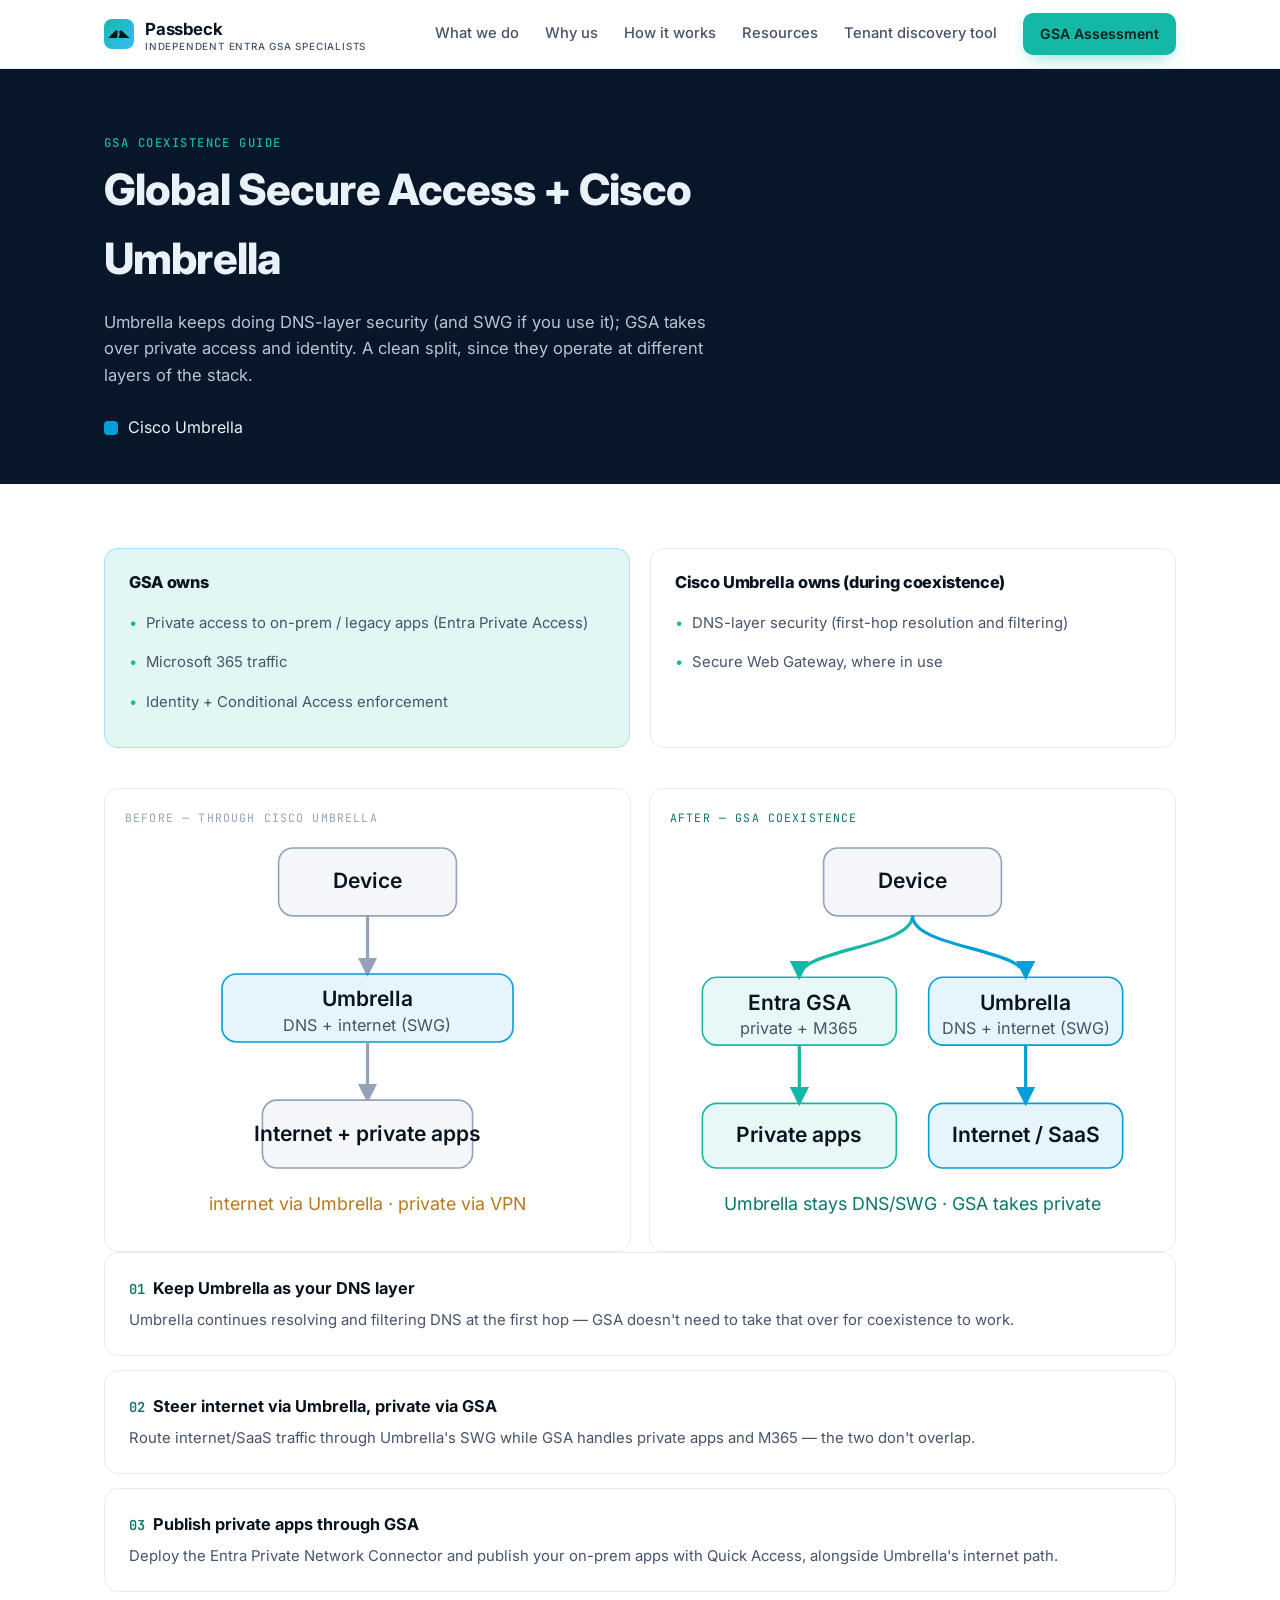
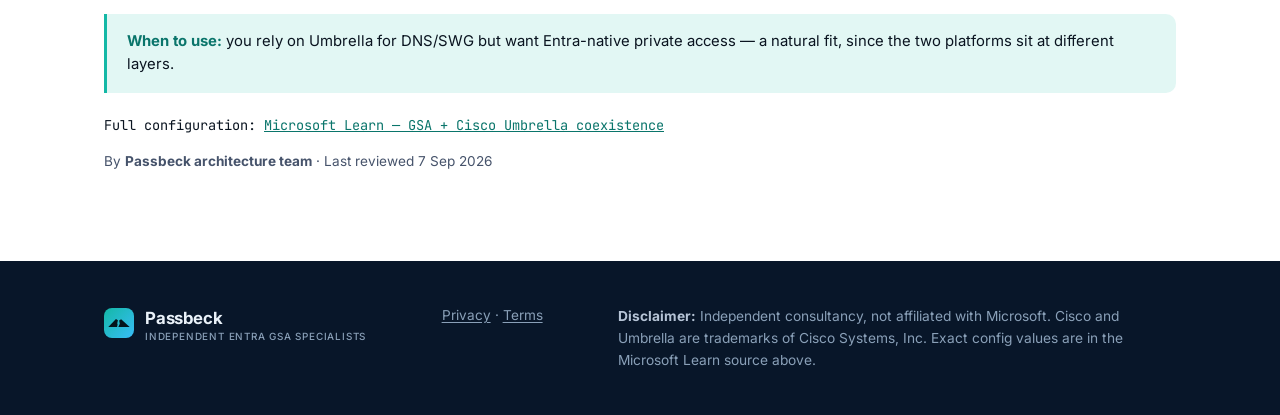
<file: resources/cisco-umbrella.html>
<!DOCTYPE html>
<html lang="en">
<head>
<meta charset="UTF-8" />
<meta name="viewport" content="width=device-width, initial-scale=1.0" />
<link rel="icon" href="/favicon.ico" sizes="32x32" />
<link rel="icon" href="/favicon.svg" type="image/svg+xml" />
<link rel="apple-touch-icon" href="/apple-touch-icon.png" />
<link rel="manifest" href="/site.webmanifest" />
<title>GSA + Cisco Umbrella Coexistence Guide | Passbeck</title>
<meta name="description" content="Run Microsoft Entra Global Secure Access alongside Cisco Umbrella — DNS-layer coexistence, proxy chaining and selective traffic steering." />
<link rel="canonical" href="https://passbeck.com/resources/cisco-umbrella.html" />
<meta property="og:type" content="article" />
<meta property="og:site_name" content="Passbeck" />
<meta property="og:url" content="https://passbeck.com/resources/cisco-umbrella.html" />
<meta property="og:title" content="GSA + Cisco Umbrella Coexistence Guide | Passbeck" />
<meta property="og:description" content="Run Microsoft Entra Global Secure Access alongside Cisco Umbrella — DNS-layer coexistence, proxy chaining and selective traffic steering." />
<meta property="og:image" content="https://passbeck.com/og-image.png" />
<meta property="og:image:width" content="1200" />
<meta property="og:image:height" content="630" />
<meta name="twitter:card" content="summary_large_image" />
<meta name="twitter:title" content="GSA + Cisco Umbrella Coexistence Guide | Passbeck" />
<meta name="twitter:description" content="Run Microsoft Entra Global Secure Access alongside Cisco Umbrella — DNS-layer coexistence, proxy chaining and selective traffic steering." />
<script type="application/ld+json">
{"@context":"https://schema.org","@type":"Article","headline":"GSA + Cisco Umbrella Coexistence Guide | Passbeck","description":"Run Microsoft Entra Global Secure Access alongside Cisco Umbrella \u2014 DNS-layer coexistence, proxy chaining and selective traffic steering.","author":{"@type":"Organization","name":"Passbeck"},"publisher":{"@type":"Organization","name":"Passbeck"},"mainEntityOfPage":"https://passbeck.com/resources/cisco-umbrella.html"}
</script>
<link rel="preconnect" href="https://fonts.googleapis.com" />
<link rel="preconnect" href="https://fonts.gstatic.com" crossorigin />
<link href="https://fonts.googleapis.com/css2?family=Inter:wght@400;500;600;700;800&family=JetBrains+Mono:wght@400;500&display=swap" rel="stylesheet" />
<link rel="stylesheet" href="../assets/style.css" />
</head>
<body>

<header>
  <div class="wrap nav">
    <a class="brand" href="../index.html">
      <span class="mark" aria-hidden="true">
        <svg viewBox="0 0 1000 374.3" fill="currentColor" style="width:22px;height:8px"><path d="M357.54 0 L0 374.3 L408.83 374.3 L434.08 261.56 L417.6 198.5 L449.72 59.43 Z"/><path d="M599.55 12.57 L506.49 75.24 L537.81 227.06 L469.27 374.3 L1000 374.3 Z"/></svg>
      </span>
      <span>Passbeck<small>Independent Entra GSA specialists</small></span>
    </a>
    <nav class="nav-links" id="navLinks">
      <a href="../index.html#services">What we do</a>
      <a href="../index.html#why">Why us</a>
      <a href="../index.html#process">How it works</a>
      <a href="index.html">Resources</a>
      <a href="../discovery/">Tenant discovery tool</a>
      <a href="../assessment.html" class="btn btn-primary nav-cta">GSA Assessment</a>
    </nav>
    <button class="menu-btn" id="menuBtn" aria-label="Toggle menu">
      <svg viewBox="0 0 24 24" fill="none" stroke="currentColor" stroke-width="2" stroke-linecap="round"><path d="M4 7h16M4 12h16M4 17h16"/></svg>
    </button>
  </div>
</header>

<main>
  <section class="guide-hero">
    <div class="wrap">
      <span class="kicker">GSA coexistence guide</span>
      <h1>Global Secure Access + Cisco Umbrella</h1>
      <p class="sub">Umbrella keeps doing DNS-layer security (and SWG if you use it); GSA takes over private access and identity. A clean split, since they operate at different layers of the stack.</p>
      <div class="vrow"><span class="vswatch" style="background:#049fd9"></span> Cisco Umbrella</div>
    </div>
  </section>

  <section class="guide-body">
    <div class="wrap">
      <div class="guide-grid">
        <div class="own-panel gsa">
          <h2>GSA owns</h2>
          <ul>
            <li>Private access to on-prem / legacy apps (Entra Private Access)</li>
            <li>Microsoft 365 traffic</li>
            <li>Identity + Conditional Access enforcement</li>
          </ul>
        </div>
        <div class="own-panel vendor">
          <h2>Cisco Umbrella owns (during coexistence)</h2>
          <ul>
            <li>DNS-layer security (first-hop resolution and filtering)</li>
            <li>Secure Web Gateway, where in use</li>
          </ul>
        </div>
      </div>

      <div style="display:grid;grid-template-columns:repeat(auto-fit,minmax(280px,1fr));gap:18px;margin-top:28px">
        <figure style="margin:0;border:1px solid var(--line);border-radius:14px;padding:20px;background:var(--white)">
          <figcaption style="font-family:var(--mono);font-size:0.72rem;letter-spacing:0.1em;text-transform:uppercase;color:#94a3b8;margin-bottom:8px">Before — through Cisco Umbrella</figcaption>
          <svg viewBox="0 0 300 240" role="img" aria-label="Before: all traffic routes through Cisco Umbrella">
            <defs><marker id="gba" viewBox="0 0 10 10" refX="8.5" refY="5" markerWidth="6" markerHeight="6" orient="auto"><path d="M0 0 L10 5 L0 10 z" fill="#94a3b8"/></marker></defs>
            <rect x="95" y="8" width="110" height="42" rx="9" fill="#f4f6f9" stroke="#94a3b8"/>
            <text x="150" y="33" text-anchor="middle" font-family="Inter,sans-serif" font-size="13" font-weight="600" fill="#0a1420">Device</text>
            <path d="M150 50 L150 86" stroke="#94a3b8" stroke-width="2" marker-end="url(#gba)"/>
            <rect x="60" y="86" width="180" height="42" rx="9" fill="rgba(4,159,217,0.1)" stroke="#049fd9"/>
            <text x="150" y="106" text-anchor="middle" font-family="Inter,sans-serif" font-size="13" font-weight="600" fill="#0a1420">Umbrella</text>
            <text x="150" y="121" text-anchor="middle" font-family="Inter,sans-serif" font-size="10" fill="#46536b">DNS + internet (SWG)</text>
            <path d="M150 128 L150 164" stroke="#94a3b8" stroke-width="2" marker-end="url(#gba)"/>
            <rect x="85" y="164" width="130" height="42" rx="9" fill="#f4f6f9" stroke="#94a3b8"/>
            <text x="150" y="189" text-anchor="middle" font-family="Inter,sans-serif" font-size="13" font-weight="600" fill="#0a1420">Internet + private apps</text>
            <text x="150" y="232" text-anchor="middle" font-family="Inter,sans-serif" font-size="11" fill="#b7791f">internet via Umbrella · private via VPN</text>
          </svg>
        </figure>
        <figure style="margin:0;border:1px solid var(--line);border-radius:14px;padding:20px;background:var(--white)">
          <figcaption style="font-family:var(--mono);font-size:0.72rem;letter-spacing:0.1em;text-transform:uppercase;color:#0a756b;margin-bottom:8px">After — GSA coexistence</figcaption>
          <svg viewBox="0 0 300 240" role="img" aria-label="After: GSA takes private access while Cisco Umbrella keeps its traffic">
            <defs><marker id="gaa" viewBox="0 0 10 10" refX="8.5" refY="5" markerWidth="6" markerHeight="6" orient="auto"><path d="M0 0 L10 5 L0 10 z" fill="#14b8a6"/></marker><marker id="gva" viewBox="0 0 10 10" refX="8.5" refY="5" markerWidth="6" markerHeight="6" orient="auto"><path d="M0 0 L10 5 L0 10 z" fill="#049fd9"/></marker></defs>
            <rect x="95" y="8" width="110" height="42" rx="9" fill="#f4f6f9" stroke="#94a3b8"/>
            <text x="150" y="33" text-anchor="middle" font-family="Inter,sans-serif" font-size="13" font-weight="600" fill="#0a1420">Device</text>
            <path d="M150 50 C150 70 80 70 80 88" stroke="#14b8a6" stroke-width="2" fill="none" marker-end="url(#gaa)"/>
            <path d="M150 50 C150 70 220 70 220 88" stroke="#049fd9" stroke-width="2" fill="none" marker-end="url(#gva)"/>
            <rect x="20" y="88" width="120" height="42" rx="9" fill="rgba(20,184,166,0.10)" stroke="#14b8a6"/>
            <text x="80" y="108" text-anchor="middle" font-family="Inter,sans-serif" font-size="13" font-weight="600" fill="#0a1420">Entra GSA</text>
            <text x="80" y="123" text-anchor="middle" font-family="Inter,sans-serif" font-size="10" fill="#46536b">private + M365</text>
            <rect x="160" y="88" width="120" height="42" rx="9" fill="rgba(4,159,217,0.1)" stroke="#049fd9"/>
            <text x="220" y="108" text-anchor="middle" font-family="Inter,sans-serif" font-size="13" font-weight="600" fill="#0a1420">Umbrella</text>
            <text x="220" y="123" text-anchor="middle" font-family="Inter,sans-serif" font-size="10" fill="#46536b">DNS + internet (SWG)</text>
            <path d="M80 130 L80 166" stroke="#14b8a6" stroke-width="2" marker-end="url(#gaa)"/>
            <path d="M220 130 L220 166" stroke="#049fd9" stroke-width="2" marker-end="url(#gva)"/>
            <rect x="20" y="166" width="120" height="40" rx="9" fill="rgba(20,184,166,0.10)" stroke="#14b8a6"/>
            <text x="80" y="190" text-anchor="middle" font-family="Inter,sans-serif" font-size="13" font-weight="600" fill="#0a1420">Private apps</text>
            <rect x="160" y="166" width="120" height="40" rx="9" fill="rgba(4,159,217,0.1)" stroke="#049fd9"/>
            <text x="220" y="190" text-anchor="middle" font-family="Inter,sans-serif" font-size="13" font-weight="600" fill="#0a1420">Internet / SaaS</text>
            <text x="150" y="232" text-anchor="middle" font-family="Inter,sans-serif" font-size="11" fill="#0a756b">Umbrella stays DNS/SWG · GSA takes private</text>
          </svg>
        </figure>
      </div>

      <div class="guide-step"><h3><span class="sn">01</span>Keep Umbrella as your DNS layer</h3><p>Umbrella continues resolving and filtering DNS at the first hop — GSA doesn't need to take that over for coexistence to work.</p></div>
      <div class="guide-step"><h3><span class="sn">02</span>Steer internet via Umbrella, private via GSA</h3><p>Route internet/SaaS traffic through Umbrella's SWG while GSA handles private apps and M365 — the two don't overlap.</p></div>
      <div class="guide-step"><h3><span class="sn">03</span>Publish private apps through GSA</h3><p>Deploy the Entra Private Network Connector and publish your on-prem apps with Quick Access, alongside Umbrella's internet path.</p></div>

      <div class="callout"><b>When to use:</b> you rely on Umbrella for DNS/SWG but want Entra-native private access — a natural fit, since the two platforms sit at different layers.</div>
      <p class="src-link">Full configuration: <a href="https://learn.microsoft.com/en-us/entra/global-secure-access/how-to-cisco-coexistence">Microsoft Learn — GSA + Cisco Umbrella coexistence</a></p>
      <p class="byline">By <strong>Passbeck architecture team</strong> · Last reviewed 7 Sep 2026</p>
    </div>
  </section>
</main>

<footer>
  <div class="wrap foot">
    <a class="brand" href="../index.html">
      <span class="mark" aria-hidden="true">
        <svg viewBox="0 0 1000 374.3" fill="currentColor" style="width:22px;height:8px"><path d="M357.54 0 L0 374.3 L408.83 374.3 L434.08 261.56 L417.6 198.5 L449.72 59.43 Z"/><path d="M599.55 12.57 L506.49 75.24 L537.81 227.06 L469.27 374.3 L1000 374.3 Z"/></svg>
      </span>
      <span>Passbeck<small>Independent Entra GSA specialists</small></span>
    </a>
    <div class="foot-links"><a href="../privacy.html">Privacy</a> · <a href="../terms.html">Terms</a></div>
    <p class="disc"><strong>Disclaimer:</strong> Independent consultancy, not affiliated with Microsoft. Cisco and Umbrella are trademarks of Cisco Systems, Inc. Exact config values are in the Microsoft Learn source above.</p>
  </div>
</footer>

<script src="../assets/site.js"></script>
</body>
</html>
</file>
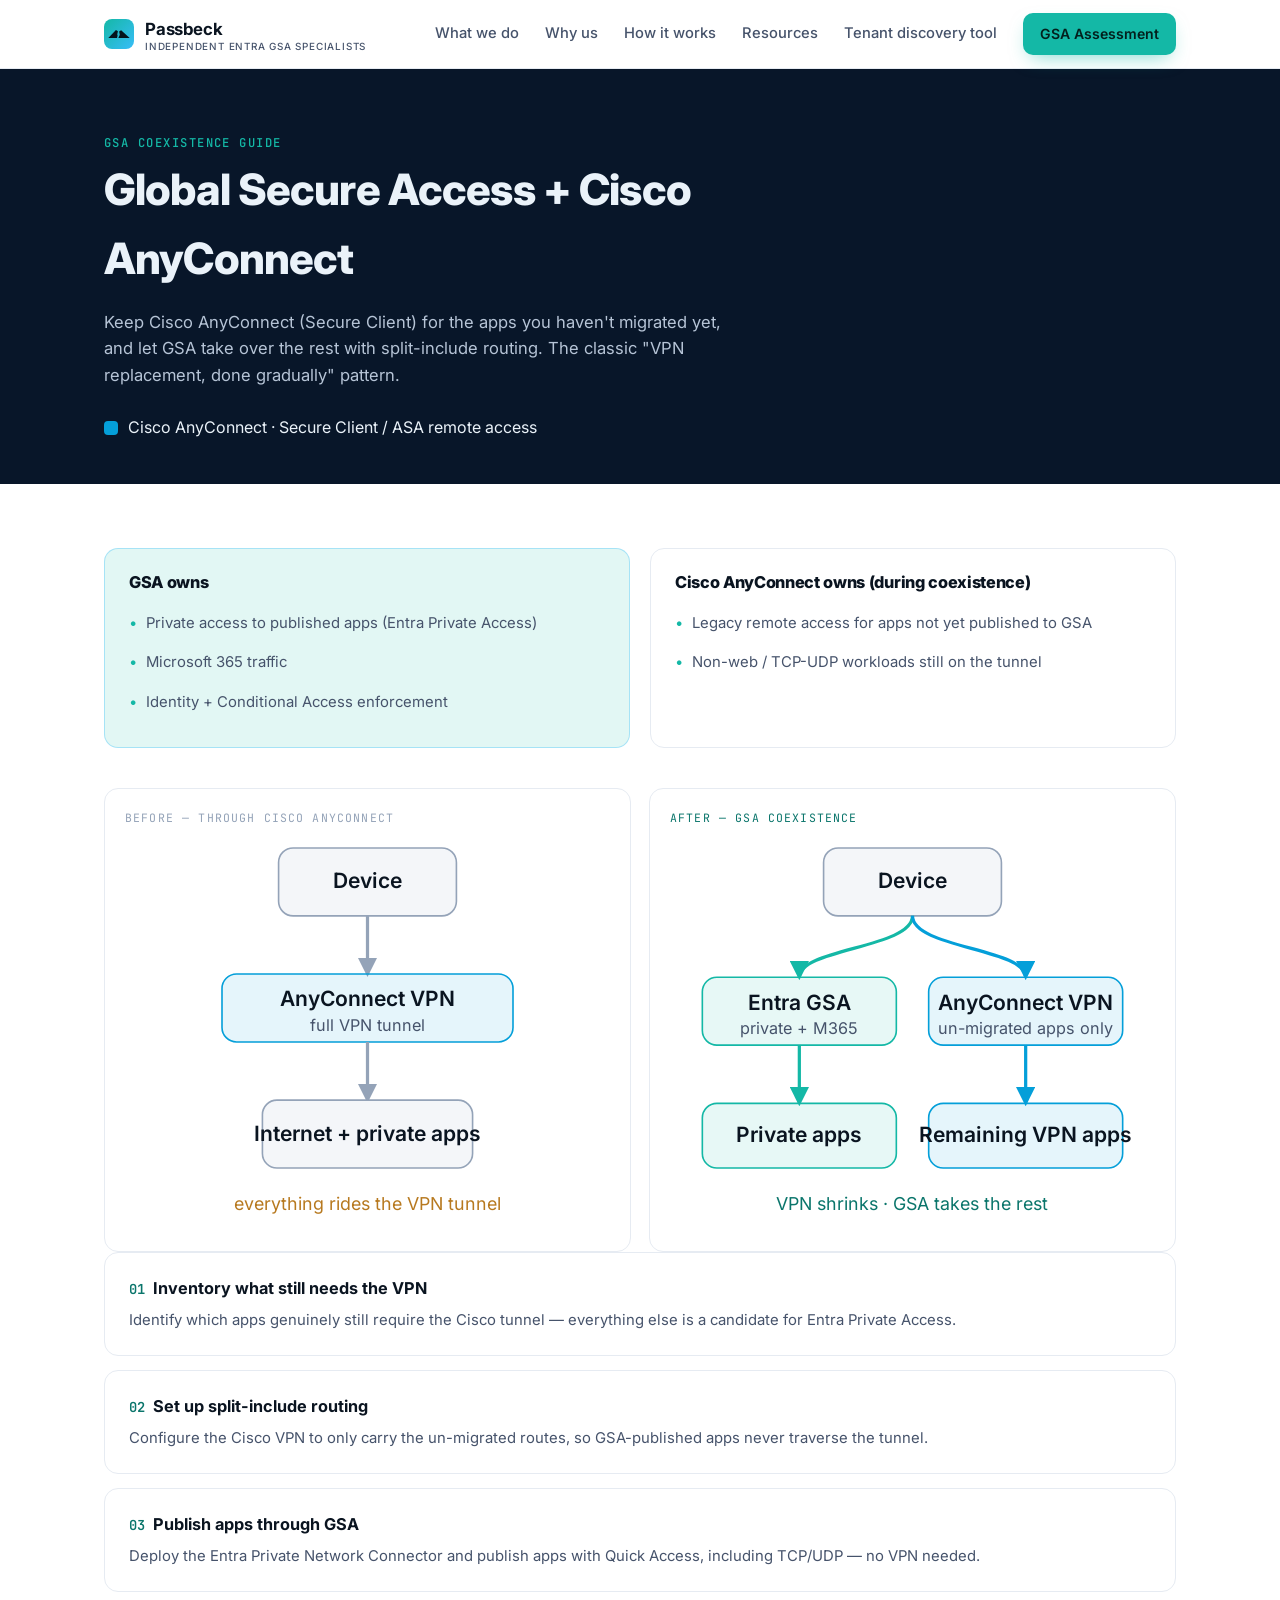
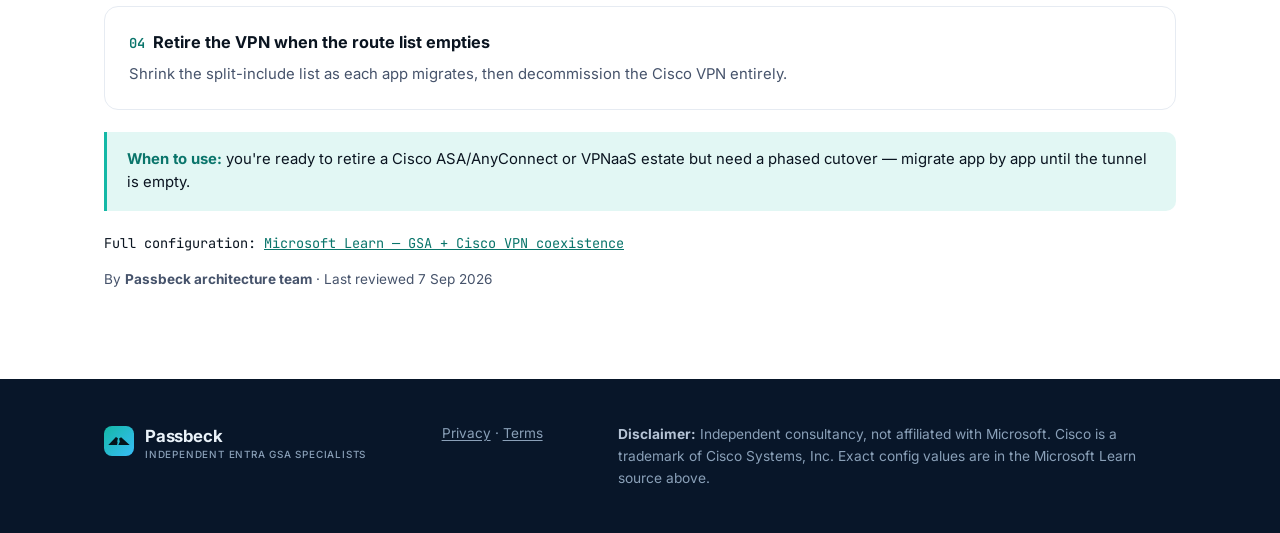
<file: resources/cisco-vpn.html>
<!DOCTYPE html>
<html lang="en">
<head>
<meta charset="UTF-8" />
<meta name="viewport" content="width=device-width, initial-scale=1.0" />
<link rel="icon" href="/favicon.ico" sizes="32x32" />
<link rel="icon" href="/favicon.svg" type="image/svg+xml" />
<link rel="apple-touch-icon" href="/apple-touch-icon.png" />
<link rel="manifest" href="/site.webmanifest" />
<title>GSA + Cisco AnyConnect Coexistence Guide | Passbeck</title>
<meta name="description" content="Run Microsoft Entra Global Secure Access alongside Cisco AnyConnect VPN (Secure Client / ASA remote access) with split-include coexistence." />
<link rel="canonical" href="https://passbeck.com/resources/cisco-vpn.html" />
<meta property="og:type" content="article" />
<meta property="og:site_name" content="Passbeck" />
<meta property="og:url" content="https://passbeck.com/resources/cisco-vpn.html" />
<meta property="og:title" content="GSA + Cisco AnyConnect Coexistence Guide | Passbeck" />
<meta property="og:description" content="Run Microsoft Entra Global Secure Access alongside Cisco AnyConnect VPN (Secure Client / ASA remote access) with split-include coexistence." />
<meta property="og:image" content="https://passbeck.com/og-image.png" />
<meta property="og:image:width" content="1200" />
<meta property="og:image:height" content="630" />
<meta name="twitter:card" content="summary_large_image" />
<meta name="twitter:title" content="GSA + Cisco AnyConnect Coexistence Guide | Passbeck" />
<meta name="twitter:description" content="Run Microsoft Entra Global Secure Access alongside Cisco AnyConnect VPN (Secure Client / ASA remote access) with split-include coexistence." />
<script type="application/ld+json">
{"@context":"https://schema.org","@type":"Article","headline":"GSA + Cisco AnyConnect Coexistence Guide | Passbeck","description":"Run Microsoft Entra Global Secure Access alongside Cisco AnyConnect VPN (Secure Client / ASA remote access) with split-include coexistence.","author":{"@type":"Organization","name":"Passbeck"},"publisher":{"@type":"Organization","name":"Passbeck"},"mainEntityOfPage":"https://passbeck.com/resources/cisco-vpn.html"}
</script>
<link rel="preconnect" href="https://fonts.googleapis.com" />
<link rel="preconnect" href="https://fonts.gstatic.com" crossorigin />
<link href="https://fonts.googleapis.com/css2?family=Inter:wght@400;500;600;700;800&family=JetBrains+Mono:wght@400;500&display=swap" rel="stylesheet" />
<link rel="stylesheet" href="../assets/style.css" />
</head>
<body>

<header>
  <div class="wrap nav">
    <a class="brand" href="../index.html">
      <span class="mark" aria-hidden="true">
        <svg viewBox="0 0 1000 374.3" fill="currentColor" style="width:22px;height:8px"><path d="M357.54 0 L0 374.3 L408.83 374.3 L434.08 261.56 L417.6 198.5 L449.72 59.43 Z"/><path d="M599.55 12.57 L506.49 75.24 L537.81 227.06 L469.27 374.3 L1000 374.3 Z"/></svg>
      </span>
      <span>Passbeck<small>Independent Entra GSA specialists</small></span>
    </a>
    <nav class="nav-links" id="navLinks">
      <a href="../index.html#services">What we do</a>
      <a href="../index.html#why">Why us</a>
      <a href="../index.html#process">How it works</a>
      <a href="index.html">Resources</a>
      <a href="../discovery/">Tenant discovery tool</a>
      <a href="../assessment.html" class="btn btn-primary nav-cta">GSA Assessment</a>
    </nav>
    <button class="menu-btn" id="menuBtn" aria-label="Toggle menu">
      <svg viewBox="0 0 24 24" fill="none" stroke="currentColor" stroke-width="2" stroke-linecap="round"><path d="M4 7h16M4 12h16M4 17h16"/></svg>
    </button>
  </div>
</header>

<main>
  <section class="guide-hero">
    <div class="wrap">
      <span class="kicker">GSA coexistence guide</span>
      <h1>Global Secure Access + Cisco AnyConnect</h1>
      <p class="sub">Keep Cisco AnyConnect (Secure Client) for the apps you haven't migrated yet, and let GSA take over the rest with split-include routing. The classic "VPN replacement, done gradually" pattern.</p>
      <div class="vrow"><span class="vswatch" style="background:#049fd9"></span> Cisco AnyConnect · Secure Client / ASA remote access</div>
    </div>
  </section>

  <section class="guide-body">
    <div class="wrap">
      <div class="guide-grid">
        <div class="own-panel gsa">
          <h2>GSA owns</h2>
          <ul>
            <li>Private access to published apps (Entra Private Access)</li>
            <li>Microsoft 365 traffic</li>
            <li>Identity + Conditional Access enforcement</li>
          </ul>
        </div>
        <div class="own-panel vendor">
          <h2>Cisco AnyConnect owns (during coexistence)</h2>
          <ul>
            <li>Legacy remote access for apps not yet published to GSA</li>
            <li>Non-web / TCP-UDP workloads still on the tunnel</li>
          </ul>
        </div>
      </div>

      <div style="display:grid;grid-template-columns:repeat(auto-fit,minmax(280px,1fr));gap:18px;margin-top:28px">
        <figure style="margin:0;border:1px solid var(--line);border-radius:14px;padding:20px;background:var(--white)">
          <figcaption style="font-family:var(--mono);font-size:0.72rem;letter-spacing:0.1em;text-transform:uppercase;color:#94a3b8;margin-bottom:8px">Before — through Cisco AnyConnect</figcaption>
          <svg viewBox="0 0 300 240" role="img" aria-label="Before: all traffic routes through Cisco AnyConnect">
            <defs><marker id="gba" viewBox="0 0 10 10" refX="8.5" refY="5" markerWidth="6" markerHeight="6" orient="auto"><path d="M0 0 L10 5 L0 10 z" fill="#94a3b8"/></marker></defs>
            <rect x="95" y="8" width="110" height="42" rx="9" fill="#f4f6f9" stroke="#94a3b8"/>
            <text x="150" y="33" text-anchor="middle" font-family="Inter,sans-serif" font-size="13" font-weight="600" fill="#0a1420">Device</text>
            <path d="M150 50 L150 86" stroke="#94a3b8" stroke-width="2" marker-end="url(#gba)"/>
            <rect x="60" y="86" width="180" height="42" rx="9" fill="rgba(4,159,217,0.1)" stroke="#049fd9"/>
            <text x="150" y="106" text-anchor="middle" font-family="Inter,sans-serif" font-size="13" font-weight="600" fill="#0a1420">AnyConnect VPN</text>
            <text x="150" y="121" text-anchor="middle" font-family="Inter,sans-serif" font-size="10" fill="#46536b">full VPN tunnel</text>
            <path d="M150 128 L150 164" stroke="#94a3b8" stroke-width="2" marker-end="url(#gba)"/>
            <rect x="85" y="164" width="130" height="42" rx="9" fill="#f4f6f9" stroke="#94a3b8"/>
            <text x="150" y="189" text-anchor="middle" font-family="Inter,sans-serif" font-size="13" font-weight="600" fill="#0a1420">Internet + private apps</text>
            <text x="150" y="232" text-anchor="middle" font-family="Inter,sans-serif" font-size="11" fill="#b7791f">everything rides the VPN tunnel</text>
          </svg>
        </figure>
        <figure style="margin:0;border:1px solid var(--line);border-radius:14px;padding:20px;background:var(--white)">
          <figcaption style="font-family:var(--mono);font-size:0.72rem;letter-spacing:0.1em;text-transform:uppercase;color:#0a756b;margin-bottom:8px">After — GSA coexistence</figcaption>
          <svg viewBox="0 0 300 240" role="img" aria-label="After: GSA takes private access while Cisco AnyConnect keeps its traffic">
            <defs><marker id="gaa" viewBox="0 0 10 10" refX="8.5" refY="5" markerWidth="6" markerHeight="6" orient="auto"><path d="M0 0 L10 5 L0 10 z" fill="#14b8a6"/></marker><marker id="gva" viewBox="0 0 10 10" refX="8.5" refY="5" markerWidth="6" markerHeight="6" orient="auto"><path d="M0 0 L10 5 L0 10 z" fill="#049fd9"/></marker></defs>
            <rect x="95" y="8" width="110" height="42" rx="9" fill="#f4f6f9" stroke="#94a3b8"/>
            <text x="150" y="33" text-anchor="middle" font-family="Inter,sans-serif" font-size="13" font-weight="600" fill="#0a1420">Device</text>
            <path d="M150 50 C150 70 80 70 80 88" stroke="#14b8a6" stroke-width="2" fill="none" marker-end="url(#gaa)"/>
            <path d="M150 50 C150 70 220 70 220 88" stroke="#049fd9" stroke-width="2" fill="none" marker-end="url(#gva)"/>
            <rect x="20" y="88" width="120" height="42" rx="9" fill="rgba(20,184,166,0.10)" stroke="#14b8a6"/>
            <text x="80" y="108" text-anchor="middle" font-family="Inter,sans-serif" font-size="13" font-weight="600" fill="#0a1420">Entra GSA</text>
            <text x="80" y="123" text-anchor="middle" font-family="Inter,sans-serif" font-size="10" fill="#46536b">private + M365</text>
            <rect x="160" y="88" width="120" height="42" rx="9" fill="rgba(4,159,217,0.1)" stroke="#049fd9"/>
            <text x="220" y="108" text-anchor="middle" font-family="Inter,sans-serif" font-size="13" font-weight="600" fill="#0a1420">AnyConnect VPN</text>
            <text x="220" y="123" text-anchor="middle" font-family="Inter,sans-serif" font-size="10" fill="#46536b">un-migrated apps only</text>
            <path d="M80 130 L80 166" stroke="#14b8a6" stroke-width="2" marker-end="url(#gaa)"/>
            <path d="M220 130 L220 166" stroke="#049fd9" stroke-width="2" marker-end="url(#gva)"/>
            <rect x="20" y="166" width="120" height="40" rx="9" fill="rgba(20,184,166,0.10)" stroke="#14b8a6"/>
            <text x="80" y="190" text-anchor="middle" font-family="Inter,sans-serif" font-size="13" font-weight="600" fill="#0a1420">Private apps</text>
            <rect x="160" y="166" width="120" height="40" rx="9" fill="rgba(4,159,217,0.1)" stroke="#049fd9"/>
            <text x="220" y="190" text-anchor="middle" font-family="Inter,sans-serif" font-size="13" font-weight="600" fill="#0a1420">Remaining VPN apps</text>
            <text x="150" y="232" text-anchor="middle" font-family="Inter,sans-serif" font-size="11" fill="#0a756b">VPN shrinks · GSA takes the rest</text>
          </svg>
        </figure>
      </div>

      <div class="guide-step"><h3><span class="sn">01</span>Inventory what still needs the VPN</h3><p>Identify which apps genuinely still require the Cisco tunnel — everything else is a candidate for Entra Private Access.</p></div>
      <div class="guide-step"><h3><span class="sn">02</span>Set up split-include routing</h3><p>Configure the Cisco VPN to only carry the un-migrated routes, so GSA-published apps never traverse the tunnel.</p></div>
      <div class="guide-step"><h3><span class="sn">03</span>Publish apps through GSA</h3><p>Deploy the Entra Private Network Connector and publish apps with Quick Access, including TCP/UDP — no VPN needed.</p></div>
      <div class="guide-step"><h3><span class="sn">04</span>Retire the VPN when the route list empties</h3><p>Shrink the split-include list as each app migrates, then decommission the Cisco VPN entirely.</p></div>

      <div class="callout"><b>When to use:</b> you're ready to retire a Cisco ASA/AnyConnect or VPNaaS estate but need a phased cutover — migrate app by app until the tunnel is empty.</div>
      <p class="src-link">Full configuration: <a href="https://learn.microsoft.com/en-us/entra/global-secure-access/how-to-cisco-vpn-coexistence">Microsoft Learn — GSA + Cisco VPN coexistence</a></p>
      <p class="byline">By <strong>Passbeck architecture team</strong> · Last reviewed 7 Sep 2026</p>
    </div>
  </section>
</main>

<footer>
  <div class="wrap foot">
    <a class="brand" href="../index.html">
      <span class="mark" aria-hidden="true">
        <svg viewBox="0 0 1000 374.3" fill="currentColor" style="width:22px;height:8px"><path d="M357.54 0 L0 374.3 L408.83 374.3 L434.08 261.56 L417.6 198.5 L449.72 59.43 Z"/><path d="M599.55 12.57 L506.49 75.24 L537.81 227.06 L469.27 374.3 L1000 374.3 Z"/></svg>
      </span>
      <span>Passbeck<small>Independent Entra GSA specialists</small></span>
    </a>
    <div class="foot-links"><a href="../privacy.html">Privacy</a> · <a href="../terms.html">Terms</a></div>
    <p class="disc"><strong>Disclaimer:</strong> Independent consultancy, not affiliated with Microsoft. Cisco is a trademark of Cisco Systems, Inc. Exact config values are in the Microsoft Learn source above.</p>
  </div>
</footer>

<script src="../assets/site.js"></script>
</body>
</html>
</file>
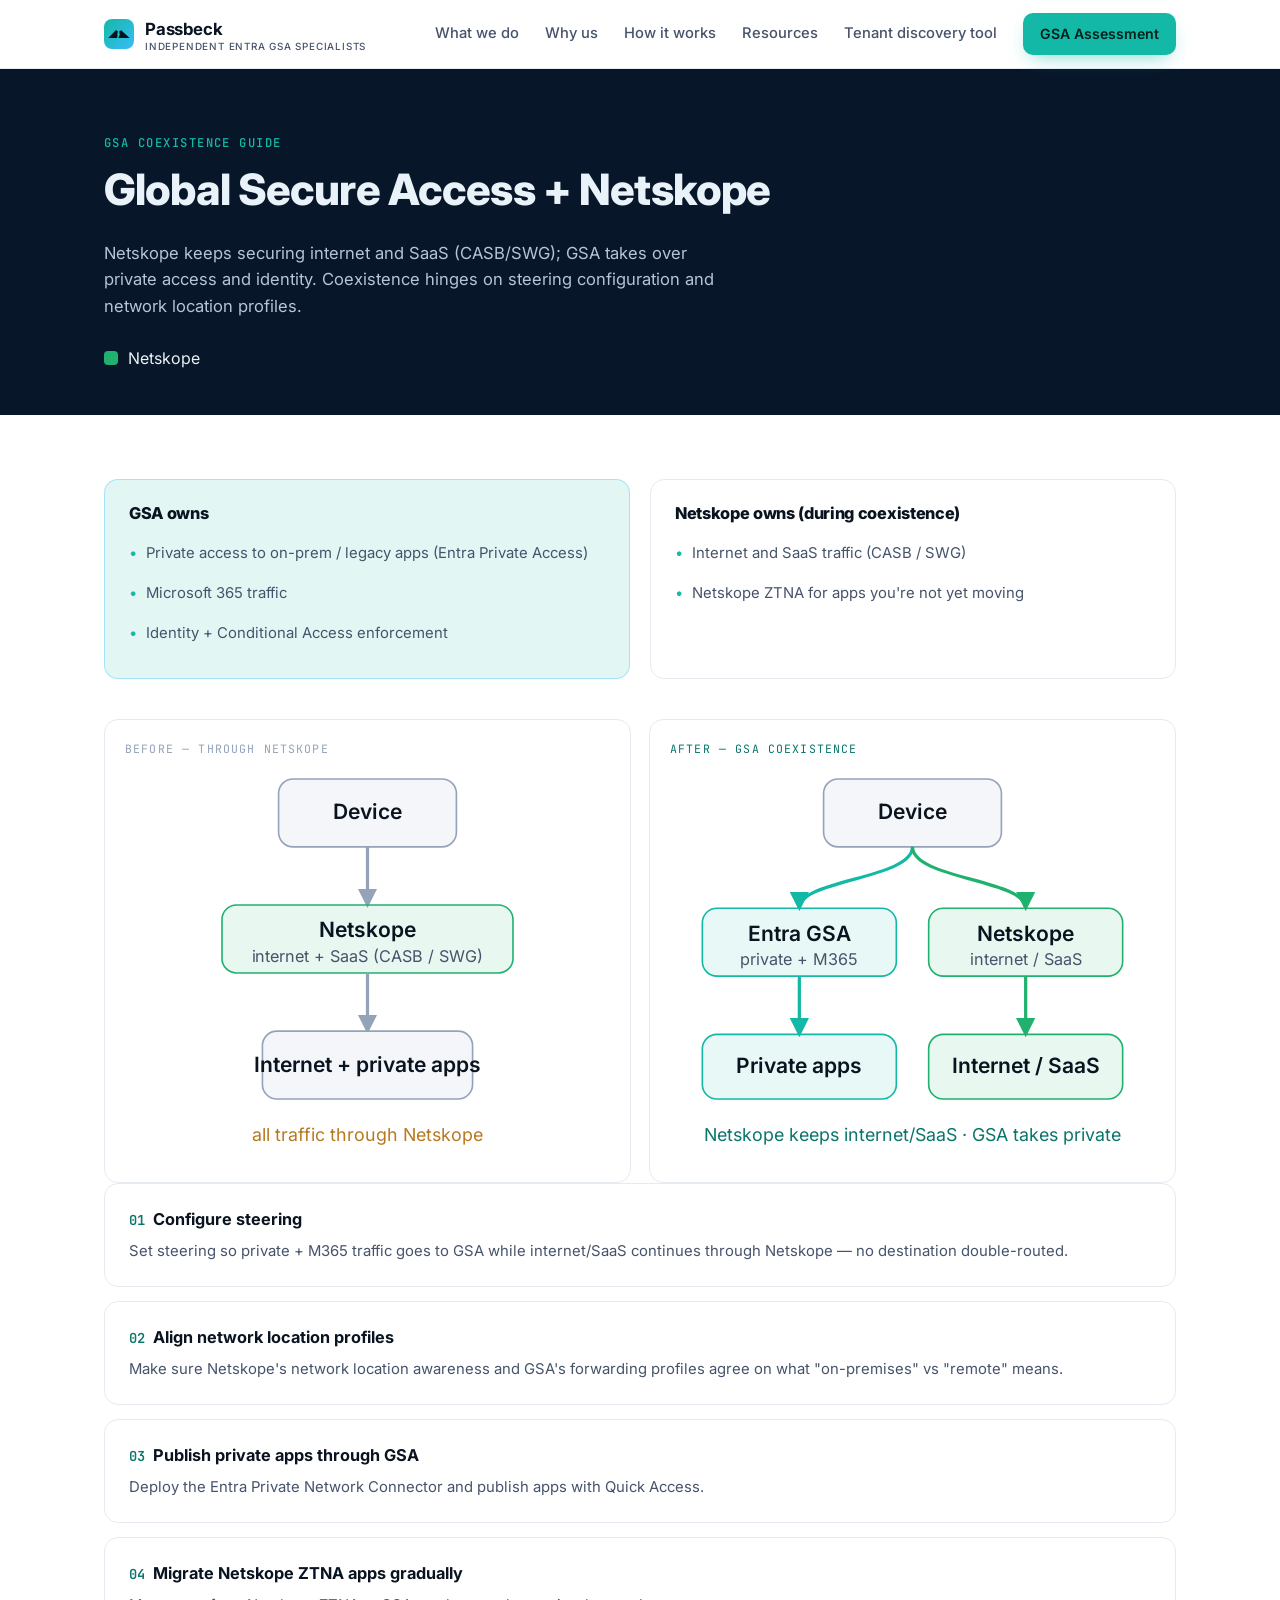
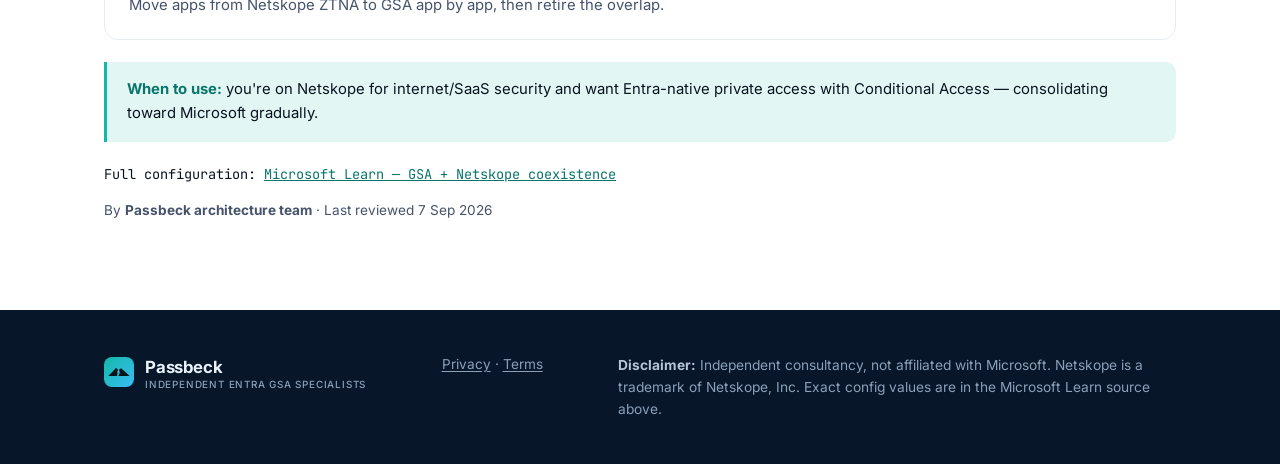
<file: resources/netskope.html>
<!DOCTYPE html>
<html lang="en">
<head>
<meta charset="UTF-8" />
<meta name="viewport" content="width=device-width, initial-scale=1.0" />
<link rel="icon" href="/favicon.ico" sizes="32x32" />
<link rel="icon" href="/favicon.svg" type="image/svg+xml" />
<link rel="apple-touch-icon" href="/apple-touch-icon.png" />
<link rel="manifest" href="/site.webmanifest" />
<title>GSA + Netskope Coexistence Guide | Passbeck</title>
<meta name="description" content="Run Microsoft Entra Global Secure Access alongside Netskope — steering configuration, network location profiles and private access coexistence." />
<link rel="canonical" href="https://passbeck.com/resources/netskope.html" />
<meta property="og:type" content="article" />
<meta property="og:site_name" content="Passbeck" />
<meta property="og:url" content="https://passbeck.com/resources/netskope.html" />
<meta property="og:title" content="GSA + Netskope Coexistence Guide | Passbeck" />
<meta property="og:description" content="Run Microsoft Entra Global Secure Access alongside Netskope — steering configuration, network location profiles and private access coexistence." />
<meta property="og:image" content="https://passbeck.com/og-image.png" />
<meta property="og:image:width" content="1200" />
<meta property="og:image:height" content="630" />
<meta name="twitter:card" content="summary_large_image" />
<meta name="twitter:title" content="GSA + Netskope Coexistence Guide | Passbeck" />
<meta name="twitter:description" content="Run Microsoft Entra Global Secure Access alongside Netskope — steering configuration, network location profiles and private access coexistence." />
<script type="application/ld+json">
{"@context":"https://schema.org","@type":"Article","headline":"GSA + Netskope Coexistence Guide | Passbeck","description":"Run Microsoft Entra Global Secure Access alongside Netskope \u2014 steering configuration, network location profiles and private access coexistence.","author":{"@type":"Organization","name":"Passbeck"},"publisher":{"@type":"Organization","name":"Passbeck"},"mainEntityOfPage":"https://passbeck.com/resources/netskope.html"}
</script>
<link rel="preconnect" href="https://fonts.googleapis.com" />
<link rel="preconnect" href="https://fonts.gstatic.com" crossorigin />
<link href="https://fonts.googleapis.com/css2?family=Inter:wght@400;500;600;700;800&family=JetBrains+Mono:wght@400;500&display=swap" rel="stylesheet" />
<link rel="stylesheet" href="../assets/style.css" />
</head>
<body>

<header>
  <div class="wrap nav">
    <a class="brand" href="../index.html">
      <span class="mark" aria-hidden="true">
        <svg viewBox="0 0 1000 374.3" fill="currentColor" style="width:22px;height:8px"><path d="M357.54 0 L0 374.3 L408.83 374.3 L434.08 261.56 L417.6 198.5 L449.72 59.43 Z"/><path d="M599.55 12.57 L506.49 75.24 L537.81 227.06 L469.27 374.3 L1000 374.3 Z"/></svg>
      </span>
      <span>Passbeck<small>Independent Entra GSA specialists</small></span>
    </a>
    <nav class="nav-links" id="navLinks">
      <a href="../index.html#services">What we do</a>
      <a href="../index.html#why">Why us</a>
      <a href="../index.html#process">How it works</a>
      <a href="index.html">Resources</a>
      <a href="../discovery/">Tenant discovery tool</a>
      <a href="../assessment.html" class="btn btn-primary nav-cta">GSA Assessment</a>
    </nav>
    <button class="menu-btn" id="menuBtn" aria-label="Toggle menu">
      <svg viewBox="0 0 24 24" fill="none" stroke="currentColor" stroke-width="2" stroke-linecap="round"><path d="M4 7h16M4 12h16M4 17h16"/></svg>
    </button>
  </div>
</header>

<main>
  <section class="guide-hero">
    <div class="wrap">
      <span class="kicker">GSA coexistence guide</span>
      <h1>Global Secure Access + Netskope</h1>
      <p class="sub">Netskope keeps securing internet and SaaS (CASB/SWG); GSA takes over private access and identity. Coexistence hinges on steering configuration and network location profiles.</p>
      <div class="vrow"><span class="vswatch" style="background:#20b16e"></span> Netskope</div>
    </div>
  </section>

  <section class="guide-body">
    <div class="wrap">
      <div class="guide-grid">
        <div class="own-panel gsa">
          <h2>GSA owns</h2>
          <ul>
            <li>Private access to on-prem / legacy apps (Entra Private Access)</li>
            <li>Microsoft 365 traffic</li>
            <li>Identity + Conditional Access enforcement</li>
          </ul>
        </div>
        <div class="own-panel vendor">
          <h2>Netskope owns (during coexistence)</h2>
          <ul>
            <li>Internet and SaaS traffic (CASB / SWG)</li>
            <li>Netskope ZTNA for apps you're not yet moving</li>
          </ul>
        </div>
      </div>

      <div style="display:grid;grid-template-columns:repeat(auto-fit,minmax(280px,1fr));gap:18px;margin-top:28px">
        <figure style="margin:0;border:1px solid var(--line);border-radius:14px;padding:20px;background:var(--white)">
          <figcaption style="font-family:var(--mono);font-size:0.72rem;letter-spacing:0.1em;text-transform:uppercase;color:#94a3b8;margin-bottom:8px">Before — through Netskope</figcaption>
          <svg viewBox="0 0 300 240" role="img" aria-label="Before: all traffic routes through Netskope">
            <defs><marker id="gba" viewBox="0 0 10 10" refX="8.5" refY="5" markerWidth="6" markerHeight="6" orient="auto"><path d="M0 0 L10 5 L0 10 z" fill="#94a3b8"/></marker></defs>
            <rect x="95" y="8" width="110" height="42" rx="9" fill="#f4f6f9" stroke="#94a3b8"/>
            <text x="150" y="33" text-anchor="middle" font-family="Inter,sans-serif" font-size="13" font-weight="600" fill="#0a1420">Device</text>
            <path d="M150 50 L150 86" stroke="#94a3b8" stroke-width="2" marker-end="url(#gba)"/>
            <rect x="60" y="86" width="180" height="42" rx="9" fill="rgba(32,177,110,0.1)" stroke="#20b16e"/>
            <text x="150" y="106" text-anchor="middle" font-family="Inter,sans-serif" font-size="13" font-weight="600" fill="#0a1420">Netskope</text>
            <text x="150" y="121" text-anchor="middle" font-family="Inter,sans-serif" font-size="10" fill="#46536b">internet + SaaS (CASB / SWG)</text>
            <path d="M150 128 L150 164" stroke="#94a3b8" stroke-width="2" marker-end="url(#gba)"/>
            <rect x="85" y="164" width="130" height="42" rx="9" fill="#f4f6f9" stroke="#94a3b8"/>
            <text x="150" y="189" text-anchor="middle" font-family="Inter,sans-serif" font-size="13" font-weight="600" fill="#0a1420">Internet + private apps</text>
            <text x="150" y="232" text-anchor="middle" font-family="Inter,sans-serif" font-size="11" fill="#b7791f">all traffic through Netskope</text>
          </svg>
        </figure>
        <figure style="margin:0;border:1px solid var(--line);border-radius:14px;padding:20px;background:var(--white)">
          <figcaption style="font-family:var(--mono);font-size:0.72rem;letter-spacing:0.1em;text-transform:uppercase;color:#0a756b;margin-bottom:8px">After — GSA coexistence</figcaption>
          <svg viewBox="0 0 300 240" role="img" aria-label="After: GSA takes private access while Netskope keeps its traffic">
            <defs><marker id="gaa" viewBox="0 0 10 10" refX="8.5" refY="5" markerWidth="6" markerHeight="6" orient="auto"><path d="M0 0 L10 5 L0 10 z" fill="#14b8a6"/></marker><marker id="gva" viewBox="0 0 10 10" refX="8.5" refY="5" markerWidth="6" markerHeight="6" orient="auto"><path d="M0 0 L10 5 L0 10 z" fill="#20b16e"/></marker></defs>
            <rect x="95" y="8" width="110" height="42" rx="9" fill="#f4f6f9" stroke="#94a3b8"/>
            <text x="150" y="33" text-anchor="middle" font-family="Inter,sans-serif" font-size="13" font-weight="600" fill="#0a1420">Device</text>
            <path d="M150 50 C150 70 80 70 80 88" stroke="#14b8a6" stroke-width="2" fill="none" marker-end="url(#gaa)"/>
            <path d="M150 50 C150 70 220 70 220 88" stroke="#20b16e" stroke-width="2" fill="none" marker-end="url(#gva)"/>
            <rect x="20" y="88" width="120" height="42" rx="9" fill="rgba(20,184,166,0.10)" stroke="#14b8a6"/>
            <text x="80" y="108" text-anchor="middle" font-family="Inter,sans-serif" font-size="13" font-weight="600" fill="#0a1420">Entra GSA</text>
            <text x="80" y="123" text-anchor="middle" font-family="Inter,sans-serif" font-size="10" fill="#46536b">private + M365</text>
            <rect x="160" y="88" width="120" height="42" rx="9" fill="rgba(32,177,110,0.1)" stroke="#20b16e"/>
            <text x="220" y="108" text-anchor="middle" font-family="Inter,sans-serif" font-size="13" font-weight="600" fill="#0a1420">Netskope</text>
            <text x="220" y="123" text-anchor="middle" font-family="Inter,sans-serif" font-size="10" fill="#46536b">internet / SaaS</text>
            <path d="M80 130 L80 166" stroke="#14b8a6" stroke-width="2" marker-end="url(#gaa)"/>
            <path d="M220 130 L220 166" stroke="#20b16e" stroke-width="2" marker-end="url(#gva)"/>
            <rect x="20" y="166" width="120" height="40" rx="9" fill="rgba(20,184,166,0.10)" stroke="#14b8a6"/>
            <text x="80" y="190" text-anchor="middle" font-family="Inter,sans-serif" font-size="13" font-weight="600" fill="#0a1420">Private apps</text>
            <rect x="160" y="166" width="120" height="40" rx="9" fill="rgba(32,177,110,0.1)" stroke="#20b16e"/>
            <text x="220" y="190" text-anchor="middle" font-family="Inter,sans-serif" font-size="13" font-weight="600" fill="#0a1420">Internet / SaaS</text>
            <text x="150" y="232" text-anchor="middle" font-family="Inter,sans-serif" font-size="11" fill="#0a756b">Netskope keeps internet/SaaS · GSA takes private</text>
          </svg>
        </figure>
      </div>

      <div class="guide-step"><h3><span class="sn">01</span>Configure steering</h3><p>Set steering so private + M365 traffic goes to GSA while internet/SaaS continues through Netskope — no destination double-routed.</p></div>
      <div class="guide-step"><h3><span class="sn">02</span>Align network location profiles</h3><p>Make sure Netskope's network location awareness and GSA's forwarding profiles agree on what "on-premises" vs "remote" means.</p></div>
      <div class="guide-step"><h3><span class="sn">03</span>Publish private apps through GSA</h3><p>Deploy the Entra Private Network Connector and publish apps with Quick Access.</p></div>
      <div class="guide-step"><h3><span class="sn">04</span>Migrate Netskope ZTNA apps gradually</h3><p>Move apps from Netskope ZTNA to GSA app by app, then retire the overlap.</p></div>

      <div class="callout"><b>When to use:</b> you're on Netskope for internet/SaaS security and want Entra-native private access with Conditional Access — consolidating toward Microsoft gradually.</div>
      <p class="src-link">Full configuration: <a href="https://learn.microsoft.com/en-us/entra/global-secure-access/how-to-netskope-coexistence">Microsoft Learn — GSA + Netskope coexistence</a></p>
      <p class="byline">By <strong>Passbeck architecture team</strong> · Last reviewed 7 Sep 2026</p>
    </div>
  </section>
</main>

<footer>
  <div class="wrap foot">
    <a class="brand" href="../index.html">
      <span class="mark" aria-hidden="true">
        <svg viewBox="0 0 1000 374.3" fill="currentColor" style="width:22px;height:8px"><path d="M357.54 0 L0 374.3 L408.83 374.3 L434.08 261.56 L417.6 198.5 L449.72 59.43 Z"/><path d="M599.55 12.57 L506.49 75.24 L537.81 227.06 L469.27 374.3 L1000 374.3 Z"/></svg>
      </span>
      <span>Passbeck<small>Independent Entra GSA specialists</small></span>
    </a>
    <div class="foot-links"><a href="../privacy.html">Privacy</a> · <a href="../terms.html">Terms</a></div>
    <p class="disc"><strong>Disclaimer:</strong> Independent consultancy, not affiliated with Microsoft. Netskope is a trademark of Netskope, Inc. Exact config values are in the Microsoft Learn source above.</p>
  </div>
</footer>

<script src="../assets/site.js"></script>
</body>
</html>
</file>
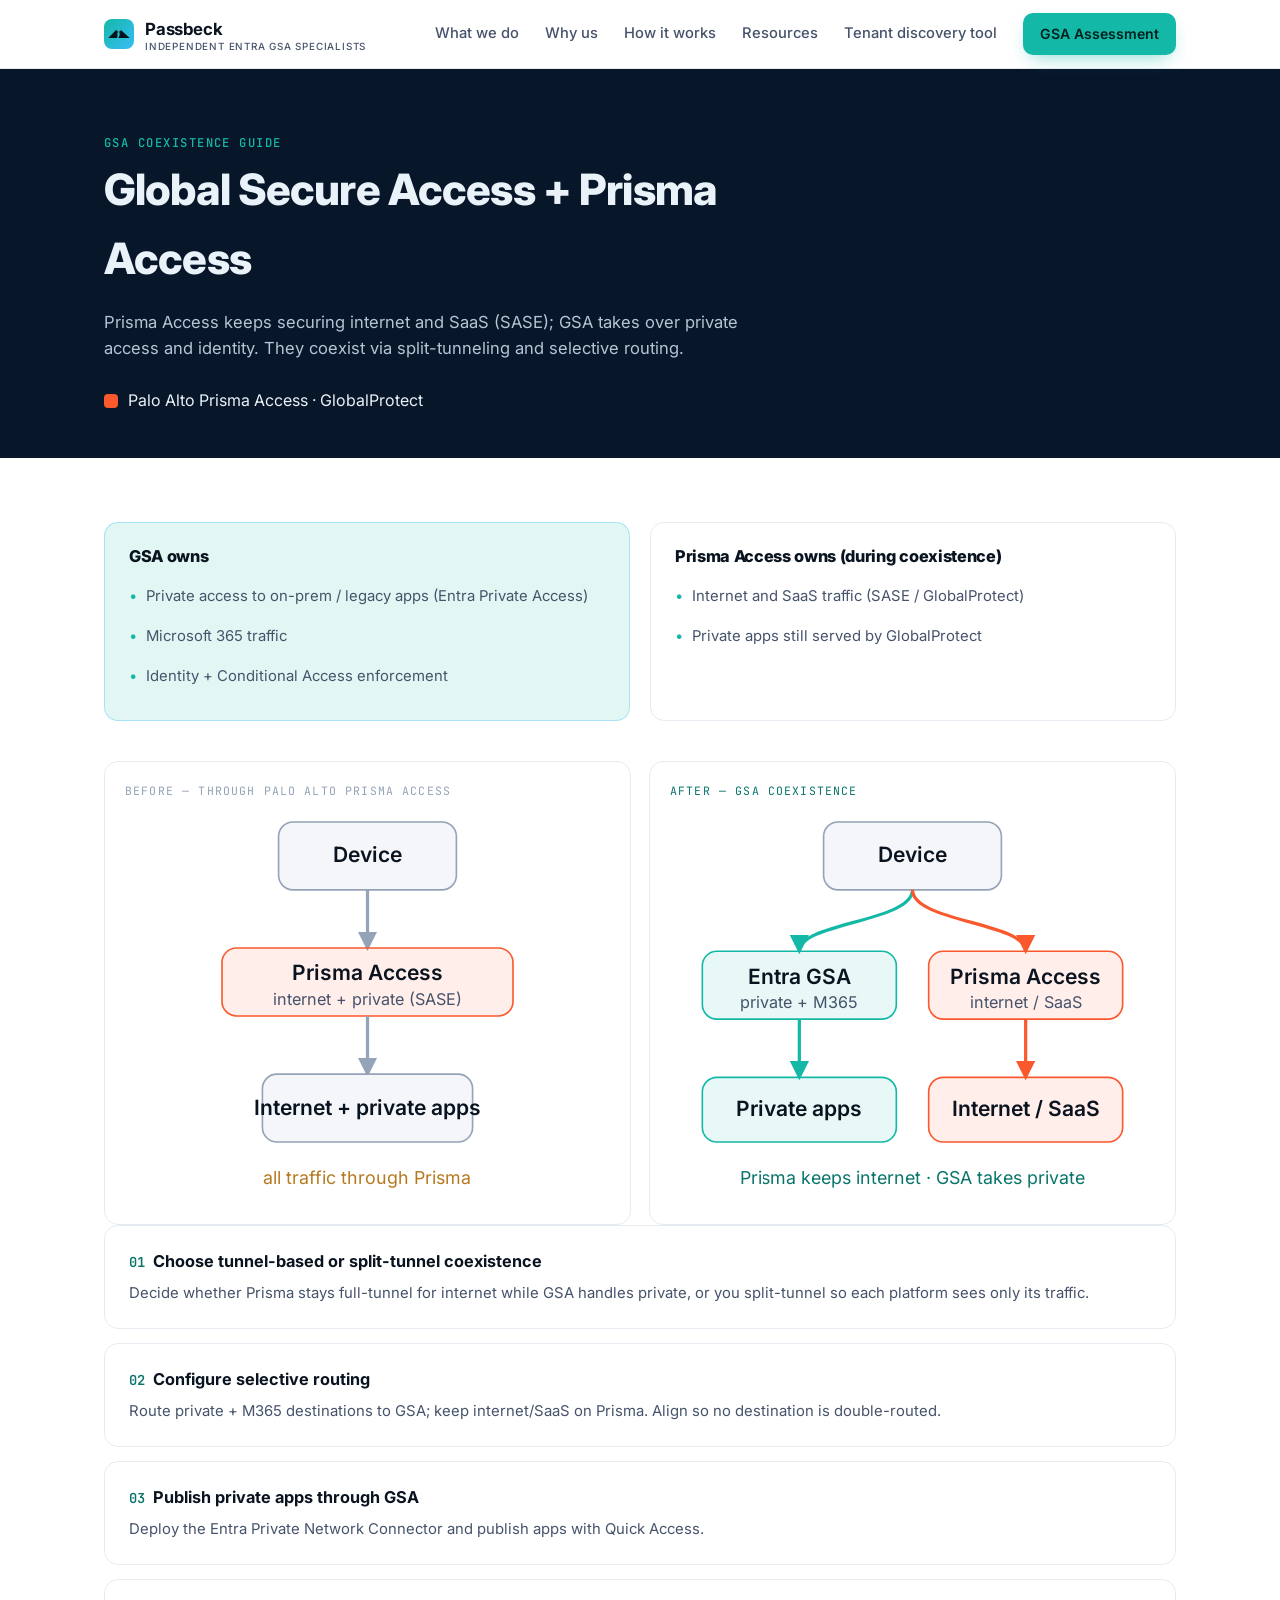
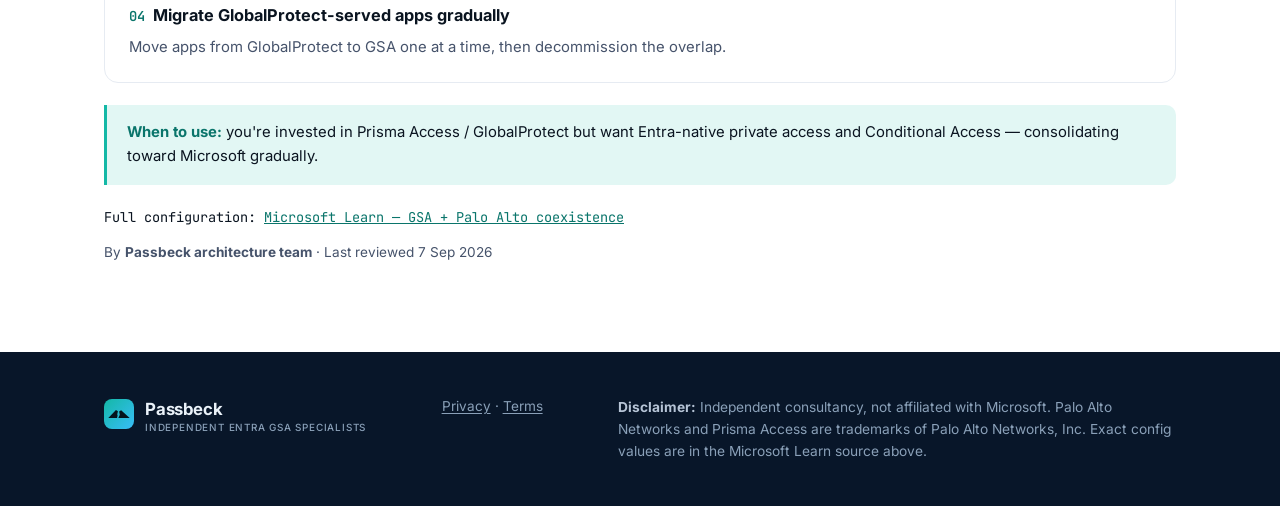
<file: resources/palo-alto.html>
<!DOCTYPE html>
<html lang="en">
<head>
<meta charset="UTF-8" />
<meta name="viewport" content="width=device-width, initial-scale=1.0" />
<link rel="icon" href="/favicon.ico" sizes="32x32" />
<link rel="icon" href="/favicon.svg" type="image/svg+xml" />
<link rel="apple-touch-icon" href="/apple-touch-icon.png" />
<link rel="manifest" href="/site.webmanifest" />
<title>GSA + Prisma Access Coexistence Guide | Passbeck</title>
<meta name="description" content="Run Microsoft Entra Global Secure Access alongside Palo Alto Prisma Access — tunnel-based, split-tunnel and selective routing coexistence patterns." />
<link rel="canonical" href="https://passbeck.com/resources/palo-alto.html" />
<meta property="og:type" content="article" />
<meta property="og:site_name" content="Passbeck" />
<meta property="og:url" content="https://passbeck.com/resources/palo-alto.html" />
<meta property="og:title" content="GSA + Prisma Access Coexistence Guide | Passbeck" />
<meta property="og:description" content="Run Microsoft Entra Global Secure Access alongside Palo Alto Prisma Access — tunnel-based, split-tunnel and selective routing coexistence patterns." />
<meta property="og:image" content="https://passbeck.com/og-image.png" />
<meta property="og:image:width" content="1200" />
<meta property="og:image:height" content="630" />
<meta name="twitter:card" content="summary_large_image" />
<meta name="twitter:title" content="GSA + Prisma Access Coexistence Guide | Passbeck" />
<meta name="twitter:description" content="Run Microsoft Entra Global Secure Access alongside Palo Alto Prisma Access — tunnel-based, split-tunnel and selective routing coexistence patterns." />
<script type="application/ld+json">
{"@context":"https://schema.org","@type":"Article","headline":"GSA + Prisma Access Coexistence Guide | Passbeck","description":"Run Microsoft Entra Global Secure Access alongside Palo Alto Prisma Access \u2014 tunnel-based, split-tunnel and selective routing coexistence patterns.","author":{"@type":"Organization","name":"Passbeck"},"publisher":{"@type":"Organization","name":"Passbeck"},"mainEntityOfPage":"https://passbeck.com/resources/palo-alto.html"}
</script>
<link rel="preconnect" href="https://fonts.googleapis.com" />
<link rel="preconnect" href="https://fonts.gstatic.com" crossorigin />
<link href="https://fonts.googleapis.com/css2?family=Inter:wght@400;500;600;700;800&family=JetBrains+Mono:wght@400;500&display=swap" rel="stylesheet" />
<link rel="stylesheet" href="../assets/style.css" />
</head>
<body>

<header>
  <div class="wrap nav">
    <a class="brand" href="../index.html">
      <span class="mark" aria-hidden="true">
        <svg viewBox="0 0 1000 374.3" fill="currentColor" style="width:22px;height:8px"><path d="M357.54 0 L0 374.3 L408.83 374.3 L434.08 261.56 L417.6 198.5 L449.72 59.43 Z"/><path d="M599.55 12.57 L506.49 75.24 L537.81 227.06 L469.27 374.3 L1000 374.3 Z"/></svg>
      </span>
      <span>Passbeck<small>Independent Entra GSA specialists</small></span>
    </a>
    <nav class="nav-links" id="navLinks">
      <a href="../index.html#services">What we do</a>
      <a href="../index.html#why">Why us</a>
      <a href="../index.html#process">How it works</a>
      <a href="index.html">Resources</a>
      <a href="../discovery/">Tenant discovery tool</a>
      <a href="../assessment.html" class="btn btn-primary nav-cta">GSA Assessment</a>
    </nav>
    <button class="menu-btn" id="menuBtn" aria-label="Toggle menu">
      <svg viewBox="0 0 24 24" fill="none" stroke="currentColor" stroke-width="2" stroke-linecap="round"><path d="M4 7h16M4 12h16M4 17h16"/></svg>
    </button>
  </div>
</header>

<main>
  <section class="guide-hero">
    <div class="wrap">
      <span class="kicker">GSA coexistence guide</span>
      <h1>Global Secure Access + Prisma Access</h1>
      <p class="sub">Prisma Access keeps securing internet and SaaS (SASE); GSA takes over private access and identity. They coexist via split-tunneling and selective routing.</p>
      <div class="vrow"><span class="vswatch" style="background:#fa582d"></span> Palo Alto Prisma Access · GlobalProtect</div>
    </div>
  </section>

  <section class="guide-body">
    <div class="wrap">
      <div class="guide-grid">
        <div class="own-panel gsa">
          <h2>GSA owns</h2>
          <ul>
            <li>Private access to on-prem / legacy apps (Entra Private Access)</li>
            <li>Microsoft 365 traffic</li>
            <li>Identity + Conditional Access enforcement</li>
          </ul>
        </div>
        <div class="own-panel vendor">
          <h2>Prisma Access owns (during coexistence)</h2>
          <ul>
            <li>Internet and SaaS traffic (SASE / GlobalProtect)</li>
            <li>Private apps still served by GlobalProtect</li>
          </ul>
        </div>
      </div>

      <div style="display:grid;grid-template-columns:repeat(auto-fit,minmax(280px,1fr));gap:18px;margin-top:28px">
        <figure style="margin:0;border:1px solid var(--line);border-radius:14px;padding:20px;background:var(--white)">
          <figcaption style="font-family:var(--mono);font-size:0.72rem;letter-spacing:0.1em;text-transform:uppercase;color:#94a3b8;margin-bottom:8px">Before — through Palo Alto Prisma Access</figcaption>
          <svg viewBox="0 0 300 240" role="img" aria-label="Before: all traffic routes through Palo Alto Prisma Access">
            <defs><marker id="gba" viewBox="0 0 10 10" refX="8.5" refY="5" markerWidth="6" markerHeight="6" orient="auto"><path d="M0 0 L10 5 L0 10 z" fill="#94a3b8"/></marker></defs>
            <rect x="95" y="8" width="110" height="42" rx="9" fill="#f4f6f9" stroke="#94a3b8"/>
            <text x="150" y="33" text-anchor="middle" font-family="Inter,sans-serif" font-size="13" font-weight="600" fill="#0a1420">Device</text>
            <path d="M150 50 L150 86" stroke="#94a3b8" stroke-width="2" marker-end="url(#gba)"/>
            <rect x="60" y="86" width="180" height="42" rx="9" fill="rgba(250,88,45,0.1)" stroke="#fa582d"/>
            <text x="150" y="106" text-anchor="middle" font-family="Inter,sans-serif" font-size="13" font-weight="600" fill="#0a1420">Prisma Access</text>
            <text x="150" y="121" text-anchor="middle" font-family="Inter,sans-serif" font-size="10" fill="#46536b">internet + private (SASE)</text>
            <path d="M150 128 L150 164" stroke="#94a3b8" stroke-width="2" marker-end="url(#gba)"/>
            <rect x="85" y="164" width="130" height="42" rx="9" fill="#f4f6f9" stroke="#94a3b8"/>
            <text x="150" y="189" text-anchor="middle" font-family="Inter,sans-serif" font-size="13" font-weight="600" fill="#0a1420">Internet + private apps</text>
            <text x="150" y="232" text-anchor="middle" font-family="Inter,sans-serif" font-size="11" fill="#b7791f">all traffic through Prisma</text>
          </svg>
        </figure>
        <figure style="margin:0;border:1px solid var(--line);border-radius:14px;padding:20px;background:var(--white)">
          <figcaption style="font-family:var(--mono);font-size:0.72rem;letter-spacing:0.1em;text-transform:uppercase;color:#0a756b;margin-bottom:8px">After — GSA coexistence</figcaption>
          <svg viewBox="0 0 300 240" role="img" aria-label="After: GSA takes private access while Palo Alto Prisma Access keeps its traffic">
            <defs><marker id="gaa" viewBox="0 0 10 10" refX="8.5" refY="5" markerWidth="6" markerHeight="6" orient="auto"><path d="M0 0 L10 5 L0 10 z" fill="#14b8a6"/></marker><marker id="gva" viewBox="0 0 10 10" refX="8.5" refY="5" markerWidth="6" markerHeight="6" orient="auto"><path d="M0 0 L10 5 L0 10 z" fill="#fa582d"/></marker></defs>
            <rect x="95" y="8" width="110" height="42" rx="9" fill="#f4f6f9" stroke="#94a3b8"/>
            <text x="150" y="33" text-anchor="middle" font-family="Inter,sans-serif" font-size="13" font-weight="600" fill="#0a1420">Device</text>
            <path d="M150 50 C150 70 80 70 80 88" stroke="#14b8a6" stroke-width="2" fill="none" marker-end="url(#gaa)"/>
            <path d="M150 50 C150 70 220 70 220 88" stroke="#fa582d" stroke-width="2" fill="none" marker-end="url(#gva)"/>
            <rect x="20" y="88" width="120" height="42" rx="9" fill="rgba(20,184,166,0.10)" stroke="#14b8a6"/>
            <text x="80" y="108" text-anchor="middle" font-family="Inter,sans-serif" font-size="13" font-weight="600" fill="#0a1420">Entra GSA</text>
            <text x="80" y="123" text-anchor="middle" font-family="Inter,sans-serif" font-size="10" fill="#46536b">private + M365</text>
            <rect x="160" y="88" width="120" height="42" rx="9" fill="rgba(250,88,45,0.1)" stroke="#fa582d"/>
            <text x="220" y="108" text-anchor="middle" font-family="Inter,sans-serif" font-size="13" font-weight="600" fill="#0a1420">Prisma Access</text>
            <text x="220" y="123" text-anchor="middle" font-family="Inter,sans-serif" font-size="10" fill="#46536b">internet / SaaS</text>
            <path d="M80 130 L80 166" stroke="#14b8a6" stroke-width="2" marker-end="url(#gaa)"/>
            <path d="M220 130 L220 166" stroke="#fa582d" stroke-width="2" marker-end="url(#gva)"/>
            <rect x="20" y="166" width="120" height="40" rx="9" fill="rgba(20,184,166,0.10)" stroke="#14b8a6"/>
            <text x="80" y="190" text-anchor="middle" font-family="Inter,sans-serif" font-size="13" font-weight="600" fill="#0a1420">Private apps</text>
            <rect x="160" y="166" width="120" height="40" rx="9" fill="rgba(250,88,45,0.1)" stroke="#fa582d"/>
            <text x="220" y="190" text-anchor="middle" font-family="Inter,sans-serif" font-size="13" font-weight="600" fill="#0a1420">Internet / SaaS</text>
            <text x="150" y="232" text-anchor="middle" font-family="Inter,sans-serif" font-size="11" fill="#0a756b">Prisma keeps internet · GSA takes private</text>
          </svg>
        </figure>
      </div>

      <div class="guide-step"><h3><span class="sn">01</span>Choose tunnel-based or split-tunnel coexistence</h3><p>Decide whether Prisma stays full-tunnel for internet while GSA handles private, or you split-tunnel so each platform sees only its traffic.</p></div>
      <div class="guide-step"><h3><span class="sn">02</span>Configure selective routing</h3><p>Route private + M365 destinations to GSA; keep internet/SaaS on Prisma. Align so no destination is double-routed.</p></div>
      <div class="guide-step"><h3><span class="sn">03</span>Publish private apps through GSA</h3><p>Deploy the Entra Private Network Connector and publish apps with Quick Access.</p></div>
      <div class="guide-step"><h3><span class="sn">04</span>Migrate GlobalProtect-served apps gradually</h3><p>Move apps from GlobalProtect to GSA one at a time, then decommission the overlap.</p></div>

      <div class="callout"><b>When to use:</b> you're invested in Prisma Access / GlobalProtect but want Entra-native private access and Conditional Access — consolidating toward Microsoft gradually.</div>
      <p class="src-link">Full configuration: <a href="https://learn.microsoft.com/en-us/entra/global-secure-access/how-to-palo-alto-coexistence">Microsoft Learn — GSA + Palo Alto coexistence</a></p>
      <p class="byline">By <strong>Passbeck architecture team</strong> · Last reviewed 7 Sep 2026</p>
    </div>
  </section>
</main>

<footer>
  <div class="wrap foot">
    <a class="brand" href="../index.html">
      <span class="mark" aria-hidden="true">
        <svg viewBox="0 0 1000 374.3" fill="currentColor" style="width:22px;height:8px"><path d="M357.54 0 L0 374.3 L408.83 374.3 L434.08 261.56 L417.6 198.5 L449.72 59.43 Z"/><path d="M599.55 12.57 L506.49 75.24 L537.81 227.06 L469.27 374.3 L1000 374.3 Z"/></svg>
      </span>
      <span>Passbeck<small>Independent Entra GSA specialists</small></span>
    </a>
    <div class="foot-links"><a href="../privacy.html">Privacy</a> · <a href="../terms.html">Terms</a></div>
    <p class="disc"><strong>Disclaimer:</strong> Independent consultancy, not affiliated with Microsoft. Palo Alto Networks and Prisma Access are trademarks of Palo Alto Networks, Inc. Exact config values are in the Microsoft Learn source above.</p>
  </div>
</footer>

<script src="../assets/site.js"></script>
</body>
</html>
</file>
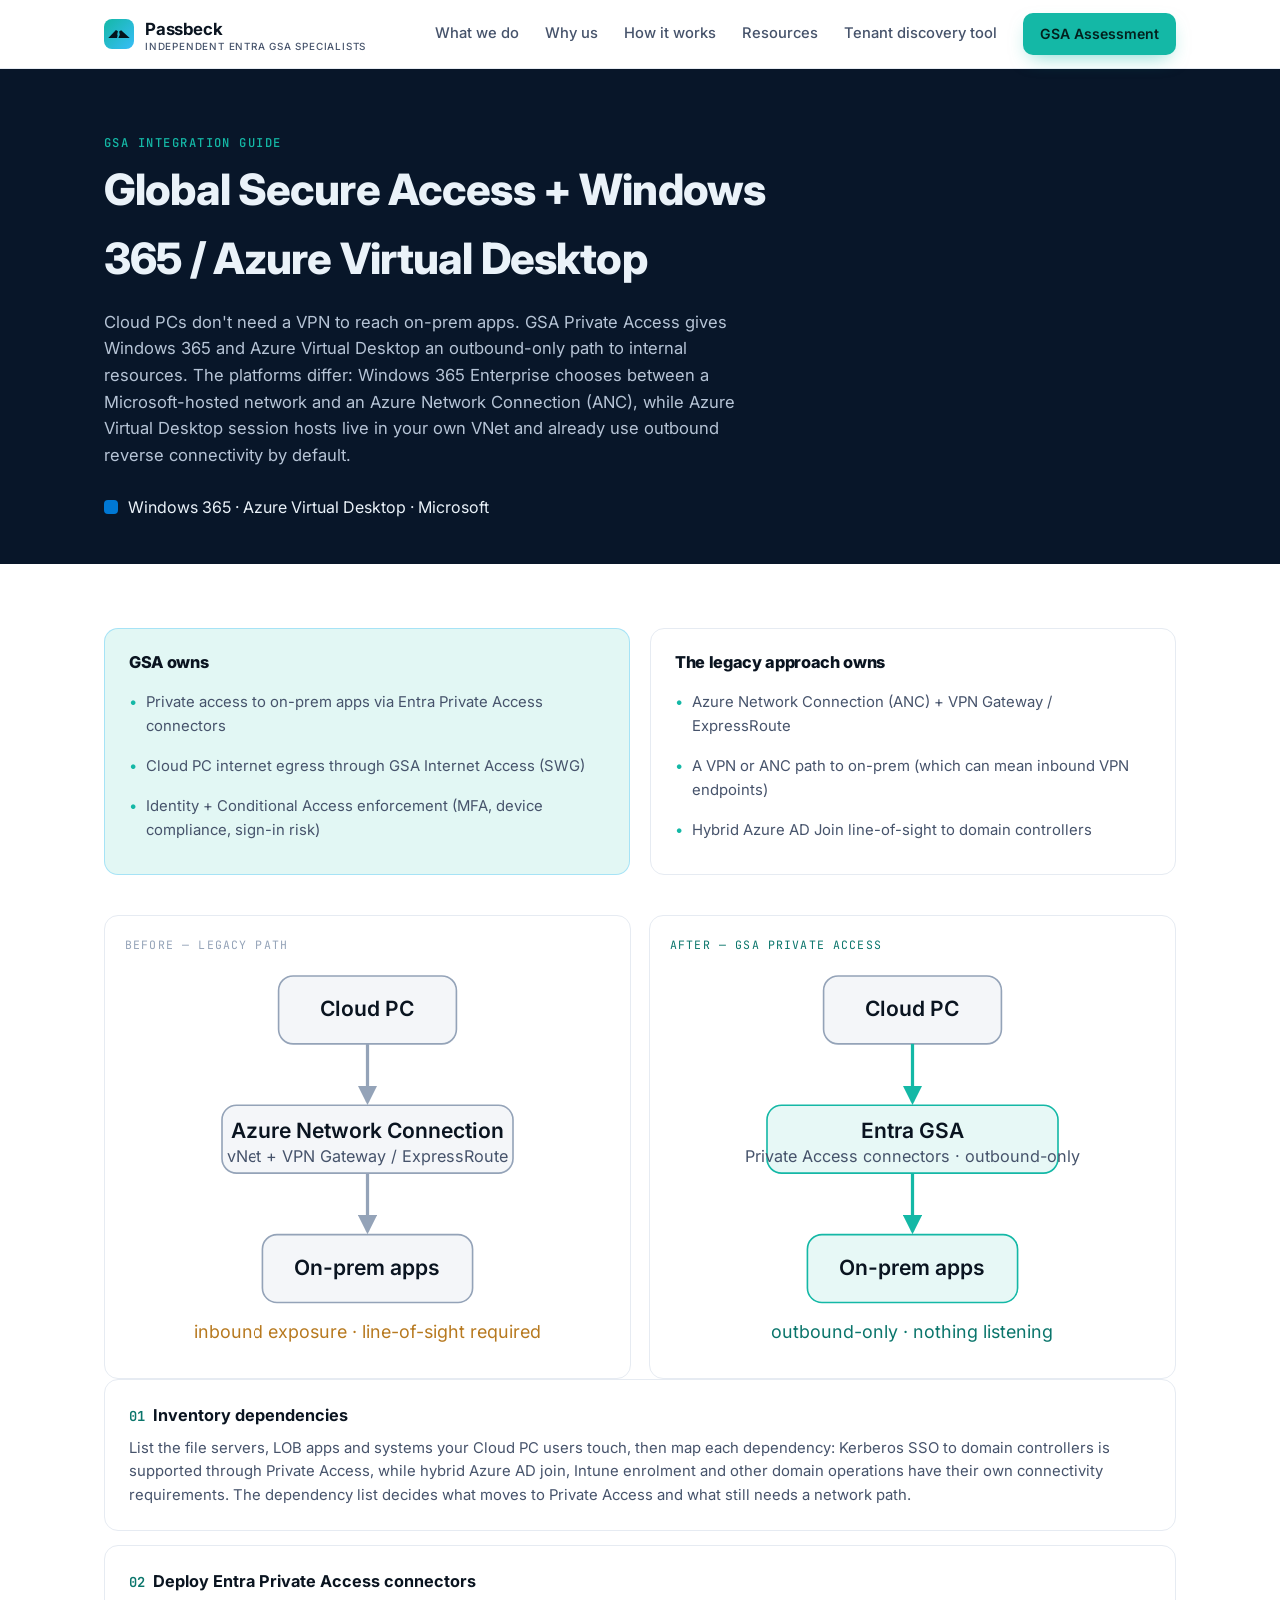
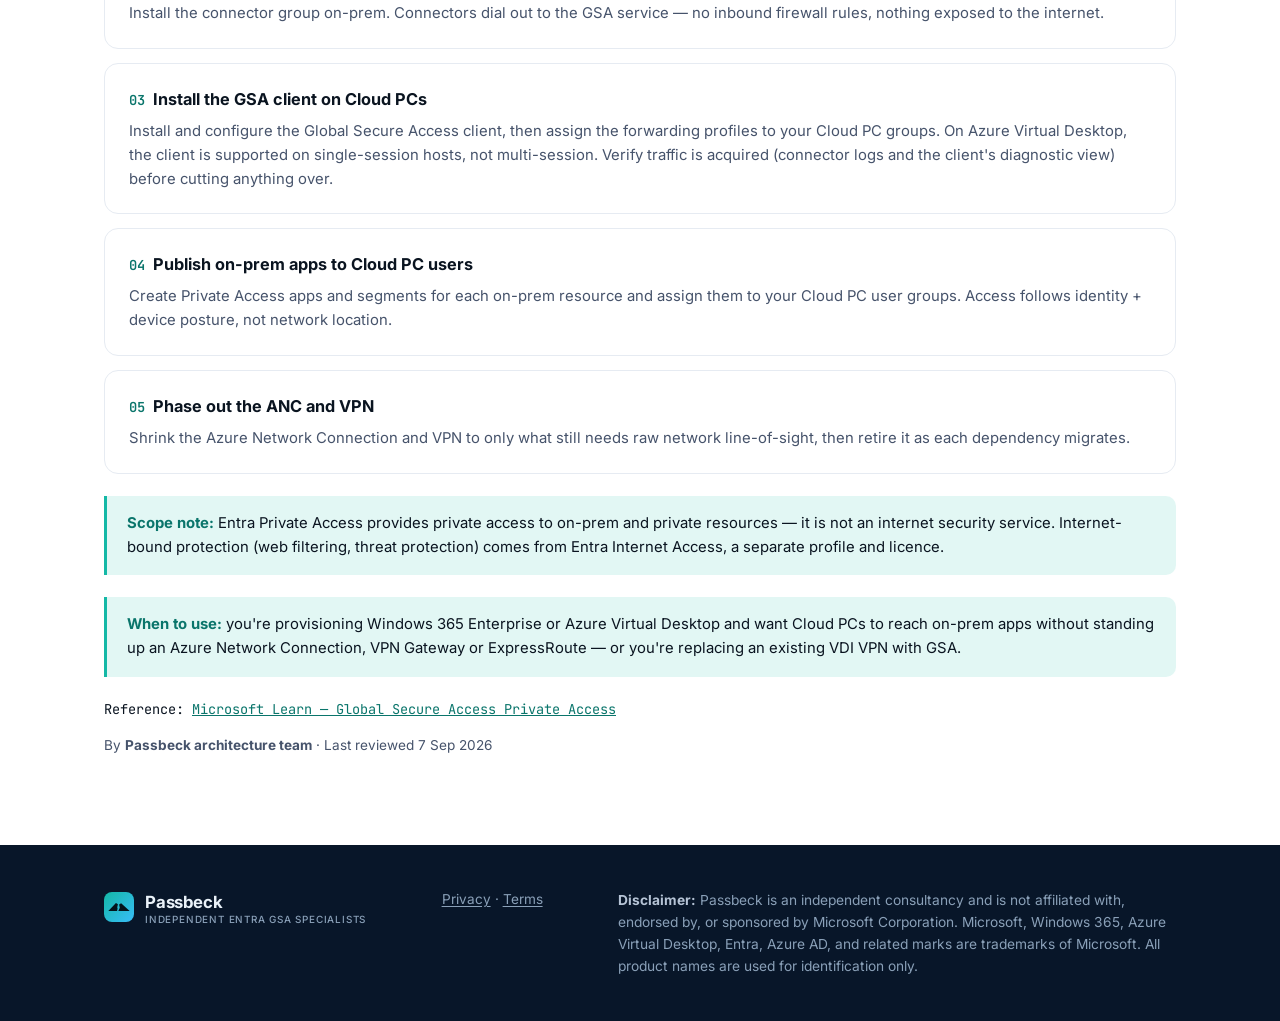
<file: resources/windows-365.html>
<!DOCTYPE html>
<html lang="en">
<head>
<meta charset="UTF-8" />
<meta name="viewport" content="width=device-width, initial-scale=1.0" />
<title>GSA + Windows 365 / Azure Virtual Desktop Guide | Passbeck</title>
<meta name="description" content="Connect Windows 365 Cloud PCs and Azure Virtual Desktop to on-prem apps with Entra Private Access — no Azure Network Connection VPN, no inbound exposure — plus GSA Internet Access and Conditional Access." />
<link rel="canonical" href="https://passbeck.com/resources/windows-365.html" />
<meta property="og:type" content="article" />
<meta property="og:site_name" content="Passbeck" />
<meta property="og:url" content="https://passbeck.com/resources/windows-365.html" />
<meta property="og:title" content="GSA + Windows 365 / Azure Virtual Desktop Guide | Passbeck" />
<meta property="og:description" content="Connect Windows 365 Cloud PCs and Azure Virtual Desktop to on-prem apps with Entra Private Access — no Azure Network Connection VPN, no inbound exposure — plus GSA Internet Access and Conditional Access." />
<meta property="og:image" content="https://passbeck.com/og-image.png" />
<meta property="og:image:width" content="1200" />
<meta property="og:image:height" content="630" />
<meta name="twitter:card" content="summary_large_image" />
<meta name="twitter:title" content="GSA + Windows 365 / Azure Virtual Desktop Guide | Passbeck" />
<meta name="twitter:description" content="Connect Windows 365 Cloud PCs and Azure Virtual Desktop to on-prem apps with Entra Private Access — no Azure Network Connection VPN, no inbound exposure — plus GSA Internet Access and Conditional Access." />
<script type="application/ld+json">
{"@context":"https://schema.org","@type":"Article","headline":"GSA + Windows 365 / Azure Virtual Desktop Guide","description":"Connect Windows 365 Cloud PCs and Azure Virtual Desktop to on-prem apps with Entra Private Access — no Azure Network Connection VPN, no inbound exposure — plus GSA Internet Access and Conditional Access.","author":{"@type":"Organization","name":"Passbeck"},"publisher":{"@type":"Organization","name":"Passbeck"},"mainEntityOfPage":"https://passbeck.com/resources/windows-365.html"}
</script>
<link rel="icon" href="/favicon.ico" sizes="32x32" />
<link rel="icon" href="/favicon.svg" type="image/svg+xml" />
<link rel="apple-touch-icon" href="/apple-touch-icon.png" />
<link rel="manifest" href="/site.webmanifest" />
<link rel="preconnect" href="https://fonts.googleapis.com" />
<link rel="preconnect" href="https://fonts.gstatic.com" crossorigin />
<link href="https://fonts.googleapis.com/css2?family=Inter:wght@400;500;600;700;800&family=JetBrains+Mono:wght@400;500&display=swap" rel="stylesheet" />
<link rel="stylesheet" href="../assets/style.css" />
</head>
<body>

<header>
  <div class="wrap nav">
    <a class="brand" href="../index.html">
      <span class="mark" aria-hidden="true">
        <svg viewBox="0 0 1000 374.3" fill="currentColor" style="width:22px;height:8px"><path d="M357.54 0 L0 374.3 L408.83 374.3 L434.08 261.56 L417.6 198.5 L449.72 59.43 Z"/><path d="M599.55 12.57 L506.49 75.24 L537.81 227.06 L469.27 374.3 L1000 374.3 Z"/></svg>
      </span>
      <span>Passbeck<small>Independent Entra GSA specialists</small></span>
    </a>
    <nav class="nav-links" id="navLinks">
      <a href="../index.html#services">What we do</a>
      <a href="../index.html#why">Why us</a>
      <a href="../index.html#process">How it works</a>
      <a href="index.html">Resources</a>
      <a href="../discovery/">Tenant discovery tool</a>
      <a href="../assessment.html" class="btn btn-primary nav-cta">GSA Assessment</a>
    </nav>
    <button class="menu-btn" id="menuBtn" aria-label="Toggle menu">
      <svg viewBox="0 0 24 24" fill="none" stroke="currentColor" stroke-width="2" stroke-linecap="round"><path d="M4 7h16M4 12h16M4 17h16"/></svg>
    </button>
  </div>
</header>

<main>
  <section class="guide-hero">
    <div class="wrap">
      <span class="kicker">GSA integration guide</span>
      <h1>Global Secure Access + Windows 365 / Azure Virtual Desktop</h1>
      <p class="sub">Cloud PCs don't need a VPN to reach on-prem apps. GSA Private Access gives Windows 365 and Azure Virtual Desktop an outbound-only path to internal resources. The platforms differ: Windows 365 Enterprise chooses between a Microsoft-hosted network and an Azure Network Connection (ANC), while Azure Virtual Desktop session hosts live in your own VNet and already use outbound reverse connectivity by default.</p>
      <div class="vrow"><span class="vswatch" style="background:#0078d4"></span> Windows 365 · Azure Virtual Desktop · Microsoft</div>
    </div>
  </section>

  <section class="guide-body">
    <div class="wrap">
      <div class="guide-grid">
        <div class="own-panel gsa">
          <h2>GSA owns</h2>
          <ul>
            <li>Private access to on-prem apps via Entra Private Access connectors</li>
            <li>Cloud PC internet egress through GSA Internet Access (SWG)</li>
            <li>Identity + Conditional Access enforcement (MFA, device compliance, sign-in risk)</li>
          </ul>
        </div>
        <div class="own-panel vendor">
          <h2>The legacy approach owns</h2>
          <ul>
            <li>Azure Network Connection (ANC) + VPN Gateway / ExpressRoute</li>
            <li>A VPN or ANC path to on-prem (which can mean inbound VPN endpoints)</li>
            <li>Hybrid Azure AD Join line-of-sight to domain controllers</li>
          </ul>
        </div>
      </div>

      <div style="display:grid;grid-template-columns:repeat(auto-fit,minmax(280px,1fr));gap:18px;margin-top:28px">
        <figure style="margin:0;border:1px solid var(--line);border-radius:14px;padding:20px;background:var(--white)">
          <figcaption style="font-family:var(--mono);font-size:0.72rem;letter-spacing:0.1em;text-transform:uppercase;color:#94a3b8;margin-bottom:8px">Before — legacy path</figcaption>
          <svg viewBox="0 0 300 240" role="img" aria-label="Before: Cloud PC reaches on-prem apps through Azure Network Connection and a VPN">
            <defs><marker id="w365-ba" viewBox="0 0 10 10" refX="8.5" refY="5" markerWidth="6" markerHeight="6" orient="auto"><path d="M0 0 L10 5 L0 10 z" fill="#94a3b8"/></marker></defs>
            <rect x="95" y="8" width="110" height="42" rx="9" fill="#f4f6f9" stroke="#94a3b8"/>
            <text x="150" y="33" text-anchor="middle" font-family="Inter,sans-serif" font-size="13" font-weight="600" fill="#0a1420">Cloud PC</text>
            <path d="M150 50 L150 86" stroke="#94a3b8" stroke-width="2" marker-end="url(#w365-ba)"/>
            <rect x="60" y="88" width="180" height="42" rx="9" fill="#f4f6f9" stroke="#94a3b8"/>
            <text x="150" y="108" text-anchor="middle" font-family="Inter,sans-serif" font-size="13" font-weight="600" fill="#0a1420">Azure Network Connection</text>
            <text x="150" y="123" text-anchor="middle" font-family="Inter,sans-serif" font-size="10" fill="#46536b">vNet + VPN Gateway / ExpressRoute</text>
            <path d="M150 130 L150 166" stroke="#94a3b8" stroke-width="2" marker-end="url(#w365-ba)"/>
            <rect x="85" y="168" width="130" height="42" rx="9" fill="#f4f6f9" stroke="#94a3b8"/>
            <text x="150" y="193" text-anchor="middle" font-family="Inter,sans-serif" font-size="13" font-weight="600" fill="#0a1420">On-prem apps</text>
            <text x="150" y="232" text-anchor="middle" font-family="Inter,sans-serif" font-size="11" fill="#b7791f">inbound exposure · line-of-sight required</text>
          </svg>
        </figure>
        <figure style="margin:0;border:1px solid var(--line);border-radius:14px;padding:20px;background:var(--white)">
          <figcaption style="font-family:var(--mono);font-size:0.72rem;letter-spacing:0.1em;text-transform:uppercase;color:#0a756b;margin-bottom:8px">After — GSA Private Access</figcaption>
          <svg viewBox="0 0 300 240" role="img" aria-label="After: Cloud PC reaches on-prem apps through Entra GSA Private Access connectors, outbound-only">
            <defs><marker id="w365-aa" viewBox="0 0 10 10" refX="8.5" refY="5" markerWidth="6" markerHeight="6" orient="auto"><path d="M0 0 L10 5 L0 10 z" fill="#14b8a6"/></marker></defs>
            <rect x="95" y="8" width="110" height="42" rx="9" fill="#f4f6f9" stroke="#94a3b8"/>
            <text x="150" y="33" text-anchor="middle" font-family="Inter,sans-serif" font-size="13" font-weight="600" fill="#0a1420">Cloud PC</text>
            <path d="M150 50 L150 86" stroke="#14b8a6" stroke-width="2" marker-end="url(#w365-aa)"/>
            <rect x="60" y="88" width="180" height="42" rx="9" fill="rgba(20,184,166,0.10)" stroke="#14b8a6"/>
            <text x="150" y="108" text-anchor="middle" font-family="Inter,sans-serif" font-size="13" font-weight="600" fill="#0a1420">Entra GSA</text>
            <text x="150" y="123" text-anchor="middle" font-family="Inter,sans-serif" font-size="10" fill="#46536b">Private Access connectors · outbound-only</text>
            <path d="M150 130 L150 166" stroke="#14b8a6" stroke-width="2" marker-end="url(#w365-aa)"/>
            <rect x="85" y="168" width="130" height="42" rx="9" fill="rgba(20,184,166,0.10)" stroke="#14b8a6"/>
            <text x="150" y="193" text-anchor="middle" font-family="Inter,sans-serif" font-size="13" font-weight="600" fill="#0a1420">On-prem apps</text>
            <text x="150" y="232" text-anchor="middle" font-family="Inter,sans-serif" font-size="11" fill="#0a756b">outbound-only · nothing listening</text>
          </svg>
        </figure>
      </div>

      <div class="guide-step"><h3><span class="sn">01</span>Inventory dependencies</h3><p>List the file servers, LOB apps and systems your Cloud PC users touch, then map each dependency: Kerberos SSO to domain controllers is supported through Private Access, while hybrid Azure AD join, Intune enrolment and other domain operations have their own connectivity requirements. The dependency list decides what moves to Private Access and what still needs a network path.</p></div>
      <div class="guide-step"><h3><span class="sn">02</span>Deploy Entra Private Access connectors</h3><p>Install the connector group on-prem. Connectors dial out to the GSA service — no inbound firewall rules, nothing exposed to the internet.</p></div>
      <div class="guide-step"><h3><span class="sn">03</span>Install the GSA client on Cloud PCs</h3><p>Install and configure the Global Secure Access client, then assign the forwarding profiles to your Cloud PC groups. On Azure Virtual Desktop, the client is supported on single-session hosts, not multi-session. Verify traffic is acquired (connector logs and the client's diagnostic view) before cutting anything over.</p></div>
      <div class="guide-step"><h3><span class="sn">04</span>Publish on-prem apps to Cloud PC users</h3><p>Create Private Access apps and segments for each on-prem resource and assign them to your Cloud PC user groups. Access follows identity + device posture, not network location.</p></div>
      <div class="guide-step"><h3><span class="sn">05</span>Phase out the ANC and VPN</h3><p>Shrink the Azure Network Connection and VPN to only what still needs raw network line-of-sight, then retire it as each dependency migrates.</p></div>

      <div class="callout"><b>Scope note:</b> Entra Private Access provides private access to on-prem and private resources — it is not an internet security service. Internet-bound protection (web filtering, threat protection) comes from Entra Internet Access, a separate profile and licence.</div>
      <div class="callout"><b>When to use:</b> you're provisioning Windows 365 Enterprise or Azure Virtual Desktop and want Cloud PCs to reach on-prem apps without standing up an Azure Network Connection, VPN Gateway or ExpressRoute — or you're replacing an existing VDI VPN with GSA.</div>
      <p class="src-link">Reference: <a href="https://learn.microsoft.com/en-us/entra/global-secure-access/concept-private-access">Microsoft Learn — Global Secure Access Private Access</a></p>
      <p class="byline">By <strong>Passbeck architecture team</strong> · Last reviewed 7 Sep 2026</p>
    </div>
  </section>
</main>

<footer>
  <div class="wrap foot">
    <a class="brand" href="../index.html">
      <span class="mark" aria-hidden="true">
        <svg viewBox="0 0 1000 374.3" fill="currentColor" style="width:22px;height:8px"><path d="M357.54 0 L0 374.3 L408.83 374.3 L434.08 261.56 L417.6 198.5 L449.72 59.43 Z"/><path d="M599.55 12.57 L506.49 75.24 L537.81 227.06 L469.27 374.3 L1000 374.3 Z"/></svg>
      </span>
      <span>Passbeck<small>Independent Entra GSA specialists</small></span>
    </a>
    <div class="foot-links"><a href="../privacy.html">Privacy</a> · <a href="../terms.html">Terms</a></div>
    <p class="disc"><strong>Disclaimer:</strong> Passbeck is an independent consultancy and is not affiliated with, endorsed by, or sponsored by Microsoft Corporation. Microsoft, Windows 365, Azure Virtual Desktop, Entra, Azure AD, and related marks are trademarks of Microsoft. All product names are used for identification only.</p>
  </div>
</footer>

<script src="../assets/site.js"></script>
</body>
</html>
</file>
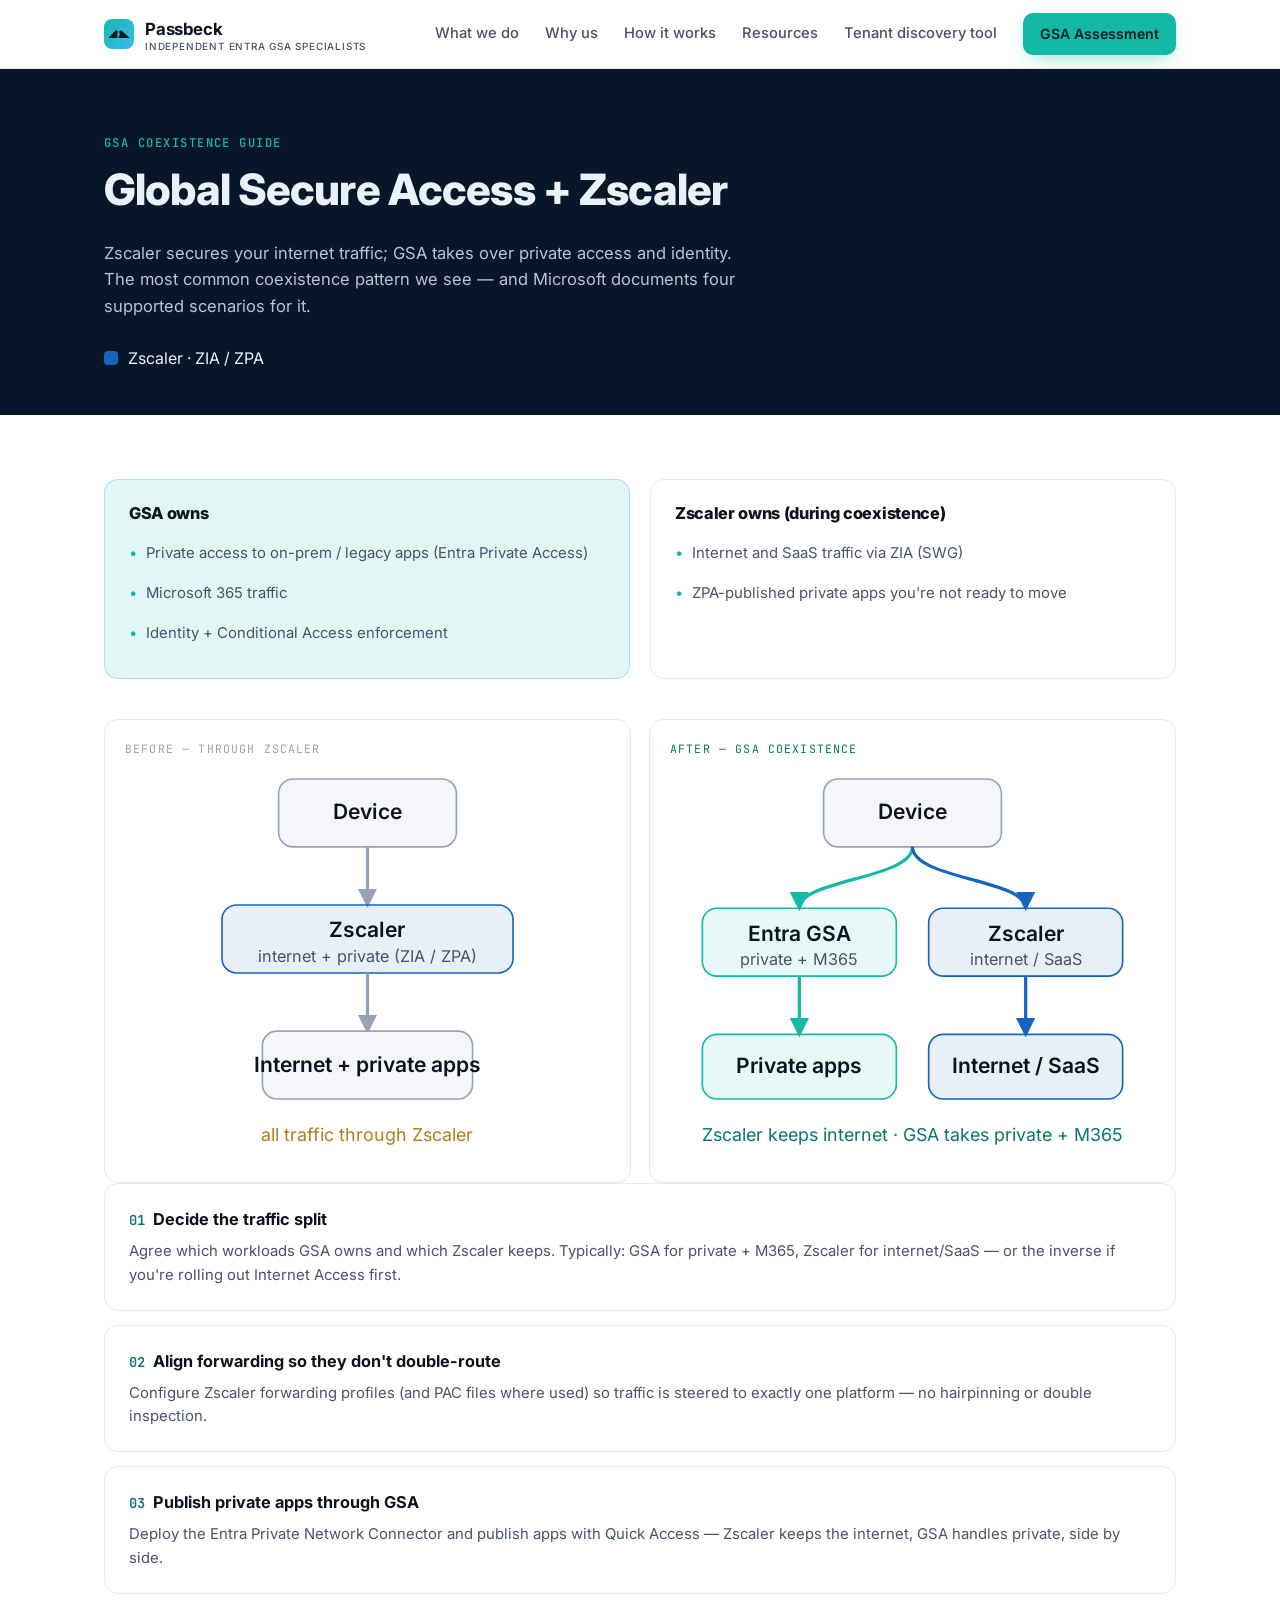
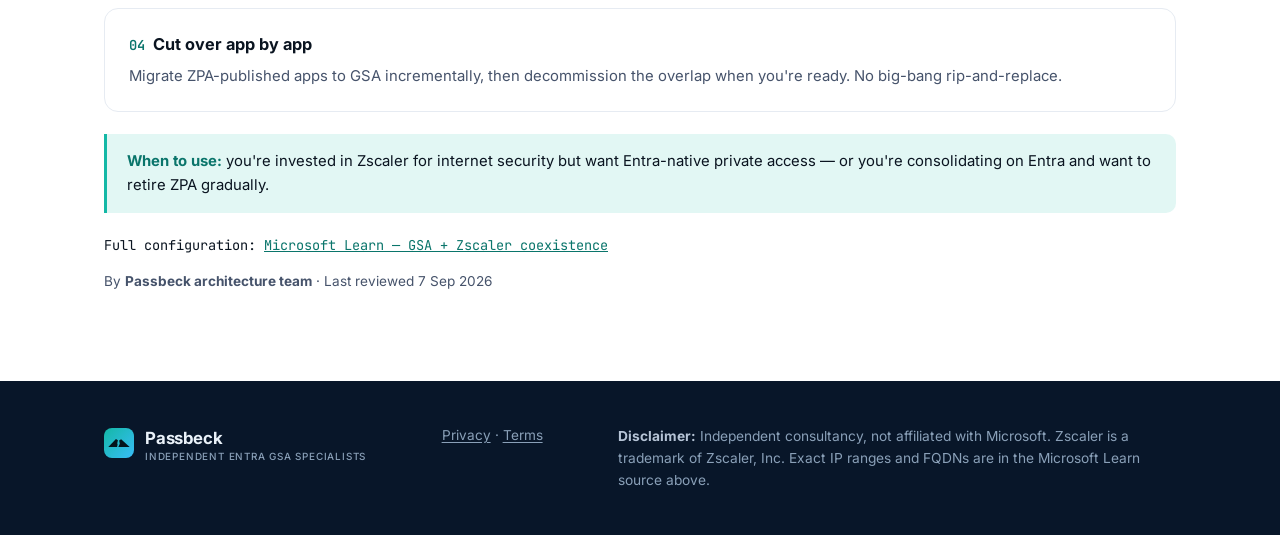
<file: resources/zscaler.html>
<!DOCTYPE html>
<html lang="en">
<head>
<meta charset="UTF-8" />
<meta name="viewport" content="width=device-width, initial-scale=1.0" />
<link rel="icon" href="/favicon.ico" sizes="32x32" />
<link rel="icon" href="/favicon.svg" type="image/svg+xml" />
<link rel="apple-touch-icon" href="/apple-touch-icon.png" />
<link rel="manifest" href="/site.webmanifest" />
<title>GSA + Zscaler Coexistence Guide | Passbeck</title>
<meta name="description" content="How to run Microsoft Entra Global Secure Access alongside Zscaler — split-tunnel, PAC-based and full coexistence scenarios, and what each platform owns." />
<link rel="canonical" href="https://passbeck.com/resources/zscaler.html" />
<meta property="og:type" content="article" />
<meta property="og:site_name" content="Passbeck" />
<meta property="og:url" content="https://passbeck.com/resources/zscaler.html" />
<meta property="og:title" content="GSA + Zscaler Coexistence Guide | Passbeck" />
<meta property="og:description" content="How to run Microsoft Entra Global Secure Access alongside Zscaler — split-tunnel, PAC-based and full coexistence scenarios, and what each platform owns." />
<meta property="og:image" content="https://passbeck.com/og-image.png" />
<meta property="og:image:width" content="1200" />
<meta property="og:image:height" content="630" />
<meta name="twitter:card" content="summary_large_image" />
<meta name="twitter:title" content="GSA + Zscaler Coexistence Guide | Passbeck" />
<meta name="twitter:description" content="How to run Microsoft Entra Global Secure Access alongside Zscaler — split-tunnel, PAC-based and full coexistence scenarios, and what each platform owns." />
<script type="application/ld+json">
{"@context":"https://schema.org","@type":"Article","headline":"GSA + Zscaler Coexistence Guide | Passbeck","description":"How to run Microsoft Entra Global Secure Access alongside Zscaler \u2014 split-tunnel, PAC-based and full coexistence scenarios, and what each platform owns.","author":{"@type":"Organization","name":"Passbeck"},"publisher":{"@type":"Organization","name":"Passbeck"},"mainEntityOfPage":"https://passbeck.com/resources/zscaler.html"}
</script>
<link rel="preconnect" href="https://fonts.googleapis.com" />
<link rel="preconnect" href="https://fonts.gstatic.com" crossorigin />
<link href="https://fonts.googleapis.com/css2?family=Inter:wght@400;500;600;700;800&family=JetBrains+Mono:wght@400;500&display=swap" rel="stylesheet" />
<link rel="stylesheet" href="../assets/style.css" />
</head>
<body>

<header>
  <div class="wrap nav">
    <a class="brand" href="../index.html">
      <span class="mark" aria-hidden="true">
        <svg viewBox="0 0 1000 374.3" fill="currentColor" style="width:22px;height:8px"><path d="M357.54 0 L0 374.3 L408.83 374.3 L434.08 261.56 L417.6 198.5 L449.72 59.43 Z"/><path d="M599.55 12.57 L506.49 75.24 L537.81 227.06 L469.27 374.3 L1000 374.3 Z"/></svg>
      </span>
      <span>Passbeck<small>Independent Entra GSA specialists</small></span>
    </a>
    <nav class="nav-links" id="navLinks">
      <a href="../index.html#services">What we do</a>
      <a href="../index.html#why">Why us</a>
      <a href="../index.html#process">How it works</a>
      <a href="index.html">Resources</a>
      <a href="../discovery/">Tenant discovery tool</a>
      <a href="../assessment.html" class="btn btn-primary nav-cta">GSA Assessment</a>
    </nav>
    <button class="menu-btn" id="menuBtn" aria-label="Toggle menu">
      <svg viewBox="0 0 24 24" fill="none" stroke="currentColor" stroke-width="2" stroke-linecap="round"><path d="M4 7h16M4 12h16M4 17h16"/></svg>
    </button>
  </div>
</header>

<main>
  <section class="guide-hero">
    <div class="wrap">
      <span class="kicker">GSA coexistence guide</span>
      <h1>Global Secure Access + Zscaler</h1>
      <p class="sub">Zscaler secures your internet traffic; GSA takes over private access and identity. The most common coexistence pattern we see — and Microsoft documents four supported scenarios for it.</p>
      <div class="vrow"><span class="vswatch" style="background:#1664c0"></span> Zscaler · ZIA / ZPA</div>
    </div>
  </section>

  <section class="guide-body">
    <div class="wrap">
      <div class="guide-grid">
        <div class="own-panel gsa">
          <h2>GSA owns</h2>
          <ul>
            <li>Private access to on-prem / legacy apps (Entra Private Access)</li>
            <li>Microsoft 365 traffic</li>
            <li>Identity + Conditional Access enforcement</li>
          </ul>
        </div>
        <div class="own-panel vendor">
          <h2>Zscaler owns (during coexistence)</h2>
          <ul>
            <li>Internet and SaaS traffic via ZIA (SWG)</li>
            <li>ZPA-published private apps you're not ready to move</li>
          </ul>
        </div>
      </div>

      <div style="display:grid;grid-template-columns:repeat(auto-fit,minmax(280px,1fr));gap:18px;margin-top:28px">
        <figure style="margin:0;border:1px solid var(--line);border-radius:14px;padding:20px;background:var(--white)">
          <figcaption style="font-family:var(--mono);font-size:0.72rem;letter-spacing:0.1em;text-transform:uppercase;color:#94a3b8;margin-bottom:8px">Before — through Zscaler</figcaption>
          <svg viewBox="0 0 300 240" role="img" aria-label="Before: all traffic routes through Zscaler">
            <defs><marker id="gba" viewBox="0 0 10 10" refX="8.5" refY="5" markerWidth="6" markerHeight="6" orient="auto"><path d="M0 0 L10 5 L0 10 z" fill="#94a3b8"/></marker></defs>
            <rect x="95" y="8" width="110" height="42" rx="9" fill="#f4f6f9" stroke="#94a3b8"/>
            <text x="150" y="33" text-anchor="middle" font-family="Inter,sans-serif" font-size="13" font-weight="600" fill="#0a1420">Device</text>
            <path d="M150 50 L150 86" stroke="#94a3b8" stroke-width="2" marker-end="url(#gba)"/>
            <rect x="60" y="86" width="180" height="42" rx="9" fill="rgba(22,100,192,0.1)" stroke="#1664c0"/>
            <text x="150" y="106" text-anchor="middle" font-family="Inter,sans-serif" font-size="13" font-weight="600" fill="#0a1420">Zscaler</text>
            <text x="150" y="121" text-anchor="middle" font-family="Inter,sans-serif" font-size="10" fill="#46536b">internet + private (ZIA / ZPA)</text>
            <path d="M150 128 L150 164" stroke="#94a3b8" stroke-width="2" marker-end="url(#gba)"/>
            <rect x="85" y="164" width="130" height="42" rx="9" fill="#f4f6f9" stroke="#94a3b8"/>
            <text x="150" y="189" text-anchor="middle" font-family="Inter,sans-serif" font-size="13" font-weight="600" fill="#0a1420">Internet + private apps</text>
            <text x="150" y="232" text-anchor="middle" font-family="Inter,sans-serif" font-size="11" fill="#b7791f">all traffic through Zscaler</text>
          </svg>
        </figure>
        <figure style="margin:0;border:1px solid var(--line);border-radius:14px;padding:20px;background:var(--white)">
          <figcaption style="font-family:var(--mono);font-size:0.72rem;letter-spacing:0.1em;text-transform:uppercase;color:#0a756b;margin-bottom:8px">After — GSA coexistence</figcaption>
          <svg viewBox="0 0 300 240" role="img" aria-label="After: GSA takes private access while Zscaler keeps its traffic">
            <defs><marker id="gaa" viewBox="0 0 10 10" refX="8.5" refY="5" markerWidth="6" markerHeight="6" orient="auto"><path d="M0 0 L10 5 L0 10 z" fill="#14b8a6"/></marker><marker id="gva" viewBox="0 0 10 10" refX="8.5" refY="5" markerWidth="6" markerHeight="6" orient="auto"><path d="M0 0 L10 5 L0 10 z" fill="#1664c0"/></marker></defs>
            <rect x="95" y="8" width="110" height="42" rx="9" fill="#f4f6f9" stroke="#94a3b8"/>
            <text x="150" y="33" text-anchor="middle" font-family="Inter,sans-serif" font-size="13" font-weight="600" fill="#0a1420">Device</text>
            <path d="M150 50 C150 70 80 70 80 88" stroke="#14b8a6" stroke-width="2" fill="none" marker-end="url(#gaa)"/>
            <path d="M150 50 C150 70 220 70 220 88" stroke="#1664c0" stroke-width="2" fill="none" marker-end="url(#gva)"/>
            <rect x="20" y="88" width="120" height="42" rx="9" fill="rgba(20,184,166,0.10)" stroke="#14b8a6"/>
            <text x="80" y="108" text-anchor="middle" font-family="Inter,sans-serif" font-size="13" font-weight="600" fill="#0a1420">Entra GSA</text>
            <text x="80" y="123" text-anchor="middle" font-family="Inter,sans-serif" font-size="10" fill="#46536b">private + M365</text>
            <rect x="160" y="88" width="120" height="42" rx="9" fill="rgba(22,100,192,0.1)" stroke="#1664c0"/>
            <text x="220" y="108" text-anchor="middle" font-family="Inter,sans-serif" font-size="13" font-weight="600" fill="#0a1420">Zscaler</text>
            <text x="220" y="123" text-anchor="middle" font-family="Inter,sans-serif" font-size="10" fill="#46536b">internet / SaaS</text>
            <path d="M80 130 L80 166" stroke="#14b8a6" stroke-width="2" marker-end="url(#gaa)"/>
            <path d="M220 130 L220 166" stroke="#1664c0" stroke-width="2" marker-end="url(#gva)"/>
            <rect x="20" y="166" width="120" height="40" rx="9" fill="rgba(20,184,166,0.10)" stroke="#14b8a6"/>
            <text x="80" y="190" text-anchor="middle" font-family="Inter,sans-serif" font-size="13" font-weight="600" fill="#0a1420">Private apps</text>
            <rect x="160" y="166" width="120" height="40" rx="9" fill="rgba(22,100,192,0.1)" stroke="#1664c0"/>
            <text x="220" y="190" text-anchor="middle" font-family="Inter,sans-serif" font-size="13" font-weight="600" fill="#0a1420">Internet / SaaS</text>
            <text x="150" y="232" text-anchor="middle" font-family="Inter,sans-serif" font-size="11" fill="#0a756b">Zscaler keeps internet · GSA takes private + M365</text>
          </svg>
        </figure>
      </div>

      <div class="guide-step"><h3><span class="sn">01</span>Decide the traffic split</h3><p>Agree which workloads GSA owns and which Zscaler keeps. Typically: GSA for private + M365, Zscaler for internet/SaaS — or the inverse if you're rolling out Internet Access first.</p></div>
      <div class="guide-step"><h3><span class="sn">02</span>Align forwarding so they don't double-route</h3><p>Configure Zscaler forwarding profiles (and PAC files where used) so traffic is steered to exactly one platform — no hairpinning or double inspection.</p></div>
      <div class="guide-step"><h3><span class="sn">03</span>Publish private apps through GSA</h3><p>Deploy the Entra Private Network Connector and publish apps with Quick Access — Zscaler keeps the internet, GSA handles private, side by side.</p></div>
      <div class="guide-step"><h3><span class="sn">04</span>Cut over app by app</h3><p>Migrate ZPA-published apps to GSA incrementally, then decommission the overlap when you're ready. No big-bang rip-and-replace.</p></div>

      <div class="callout"><b>When to use:</b> you're invested in Zscaler for internet security but want Entra-native private access — or you're consolidating on Entra and want to retire ZPA gradually.</div>
      <p class="src-link">Full configuration: <a href="https://learn.microsoft.com/en-us/entra/global-secure-access/how-to-zscaler-coexistence">Microsoft Learn — GSA + Zscaler coexistence</a></p>
      <p class="byline">By <strong>Passbeck architecture team</strong> · Last reviewed 7 Sep 2026</p>
    </div>
  </section>
</main>

<footer>
  <div class="wrap foot">
    <a class="brand" href="../index.html">
      <span class="mark" aria-hidden="true">
        <svg viewBox="0 0 1000 374.3" fill="currentColor" style="width:22px;height:8px"><path d="M357.54 0 L0 374.3 L408.83 374.3 L434.08 261.56 L417.6 198.5 L449.72 59.43 Z"/><path d="M599.55 12.57 L506.49 75.24 L537.81 227.06 L469.27 374.3 L1000 374.3 Z"/></svg>
      </span>
      <span>Passbeck<small>Independent Entra GSA specialists</small></span>
    </a>
    <div class="foot-links"><a href="../privacy.html">Privacy</a> · <a href="../terms.html">Terms</a></div>
    <p class="disc"><strong>Disclaimer:</strong> Independent consultancy, not affiliated with Microsoft. Zscaler is a trademark of Zscaler, Inc. Exact IP ranges and FQDNs are in the Microsoft Learn source above.</p>
  </div>
</footer>

<script src="../assets/site.js"></script>
</body>
</html>
</file>
<file: assets/style.css>
:root {
  --ink: #0a1420;
  --ink-soft: #46536b;
  --navy: #081629;
  --navy-2: #0c1f3a;
  --accent: #14b8a6;
  --accent-strong: #0a756b;
  --accent-soft: rgba(20, 184, 166, 0.12);
  --sky: #38bdf8;
  --sky-soft: rgba(56, 189, 248, 0.12);
  --line: #e6ebf2;
  --surface: #f5f7fa;
  --white: #ffffff;
  --danger: #b33939;
  --radius: 14px;
  --maxw: 1120px;
  --font: "Inter", -apple-system, BlinkMacSystemFont, "Segoe UI", Roboto, Helvetica, Arial, sans-serif;
  --mono: "JetBrains Mono", ui-monospace, SFMono-Regular, Menlo, monospace;
}
* { box-sizing: border-box; margin: 0; padding: 0; }
html { scroll-behavior: smooth; }
body {
  font-family: var(--font);
  color: var(--ink);
  background: var(--white);
  line-height: 1.6;
  -webkit-font-smoothing: antialiased;
  text-rendering: optimizeLegibility;
}
a { color: inherit; text-decoration: none; }
.skip-link { position: absolute; left: -9999px; top: 0; z-index: 100; }
.skip-link:focus { left: 16px; top: 16px; position: fixed; background: var(--white); color: var(--ink); padding: 12px 18px; border: 1px solid var(--accent); border-radius: 10px; box-shadow: 0 8px 24px -8px rgba(10,20,32,0.35); }
.wrap { max-width: var(--maxw); margin: 0 auto; padding: 0 24px; }
.mono { font-family: var(--mono); }

/* ---------- Nav ---------- */
header {
  position: sticky; top: 0; z-index: 50;
  background: rgba(255,255,255,0.86);
  backdrop-filter: saturate(180%) blur(12px);
  border-bottom: 1px solid var(--line);
}
.nav { display: flex; align-items: center; justify-content: space-between; height: 68px; }
.brand { display: flex; align-items: center; gap: 11px; font-weight: 700; font-size: 1.05rem; letter-spacing: -0.01em; }
.brand .mark {
  width: 30px; height: 30px; border-radius: 8px; flex: 0 0 auto;
  background: linear-gradient(135deg, var(--accent), var(--sky));
  display: grid; place-items: center; color: #04141b;
}
.brand .mark svg { width: 16px; height: 16px; }
.brand small { display: block; font-weight: 500; font-size: 0.62rem; letter-spacing: 0.08em; text-transform: uppercase; color: var(--ink-soft); line-height: 1; }
.nav-links { display: flex; align-items: center; gap: 26px; font-size: 0.92rem; font-weight: 500; color: var(--ink-soft); }
.nav-links a { transition: color .15s; }
.nav-links a:hover { color: var(--ink); }
.nav-links a.active { color: var(--ink); }
.btn {
  display: inline-flex; align-items: center; gap: 8px;
  font-family: var(--font); font-weight: 600; font-size: 0.92rem;
  padding: 11px 20px; border-radius: 10px; border: 1px solid transparent;
  cursor: pointer; transition: transform .12s, background .15s, box-shadow .15s;
  white-space: nowrap;
}
.btn:active { transform: translateY(1px); }
.btn-primary { background: var(--accent); color: #03201d; box-shadow: 0 8px 20px -8px rgba(20,184,166,0.6); }
.btn-primary:hover { background: var(--accent-strong); }
.btn-ghost { border-color: var(--line); color: var(--ink); background: var(--white); }
.btn-ghost:hover { border-color: #c9d2df; background: var(--surface); }
.btn-light { background: #fff; color: var(--ink); }
.btn-light:hover { background: #eef2f7; }
.btn:disabled { opacity: 0.5; cursor: not-allowed; box-shadow: none; }
.nav-cta { padding: 9px 16px; font-size: 0.88rem; }
.menu-btn { display: none; background: none; border: 1px solid var(--line); border-radius: 8px; width: 40px; height: 40px; cursor: pointer; }
.menu-btn svg { width: 20px; height: 20px; }

/* ---------- Hero ---------- */
.hero {
  background: radial-gradient(1100px 500px at 80% -10%, rgba(20,184,166,0.18), transparent 60%),
              radial-gradient(900px 500px at 10% 110%, rgba(56,189,248,0.14), transparent 55%),
              var(--navy);
  color: #eaf2f9; position: relative; overflow: hidden;
}
.hero .grid-bg {
  position: absolute; inset: 0; pointer-events: none; opacity: 0.5;
  background-image: linear-gradient(rgba(255,255,255,0.035) 1px, transparent 1px),
                    linear-gradient(90deg, rgba(255,255,255,0.035) 1px, transparent 1px);
  background-size: 44px 44px;
  -webkit-mask-image: radial-gradient(900px 600px at 50% 20%, #000 30%, transparent 75%);
          mask-image: radial-gradient(900px 600px at 50% 20%, #000 30%, transparent 75%);
}
.hero-inner { position: relative; padding-top: 56px; padding-bottom: 72px; }
.eyebrow {
  display: inline-flex; align-items: center; gap: 8px;
  font-family: var(--mono); font-size: 0.78rem; letter-spacing: 0.06em;
  color: var(--accent); background: var(--accent-soft);
  padding: 7px 13px; border-radius: 999px; margin-bottom: 26px;
}
.eyebrow .dot { width: 7px; height: 7px; border-radius: 50%; background: var(--accent); box-shadow: 0 0 0 4px rgba(20,184,166,0.2); }
.page-hero .eyebrow { color: var(--accent-strong); }
.hero h1 {
  font-size: clamp(2.3rem, 5.2vw, 3.9rem); line-height: 1.06; letter-spacing: -0.025em;
  font-weight: 800; max-width: 16ch;
}
.hero h1 .accent { color: var(--accent); }
.hero .sub {
  margin-top: 22px; font-size: clamp(1.02rem, 2vw, 1.2rem); color: #b6c4d6;
  max-width: 58ch; line-height: 1.65;
}
.hero .sub strong { color: #eaf2f9; font-weight: 600; }
.hero-cta { display: flex; gap: 14px; margin-top: 36px; flex-wrap: wrap; }
.hero-foot {
  margin-top: 56px; display: flex; gap: 34px; flex-wrap: wrap;
  padding-top: 26px; border-top: 1px solid rgba(255,255,255,0.1);
}
.hero-foot .item { display: flex; gap: 10px; align-items: flex-start; color: #b6c4d6; font-size: 0.9rem; }
.hero-foot .item svg { width: 18px; height: 18px; flex: 0 0 auto; color: var(--accent); margin-top: 2px; }
.hero-foot .item b { display: block; color: #eaf2f9; font-weight: 600; }

/* ---------- Sections ---------- */
section { padding: 88px 0; }
.kicker {
  font-family: var(--mono); font-size: 0.76rem; letter-spacing: 0.12em;
  text-transform: uppercase; color: var(--accent-strong); font-weight: 500; margin-bottom: 14px;
}
h2 { font-size: clamp(1.7rem, 3.4vw, 2.4rem); letter-spacing: -0.02em; line-height: 1.12; font-weight: 800; }
.lede { color: var(--ink-soft); font-size: 1.06rem; margin-top: 16px; max-width: 62ch; }
.sec-head { max-width: 780px; margin-bottom: 48px; }

/* Problem */
.problem { background: var(--surface); }
.problem .grid { display: grid; grid-template-columns: 1fr 1fr; gap: 40px; align-items: center; }
.problem .copy h2 { max-width: 18ch; }
.problem .copy p { color: var(--ink-soft); margin-top: 16px; }
.shift {
  background: var(--white); border: 1px solid var(--line); border-radius: var(--radius);
  padding: 26px; box-shadow: 0 20px 40px -30px rgba(8,22,41,0.35);
}
.shift .row { display: flex; gap: 14px; padding: 14px 0; border-bottom: 1px solid var(--line); }
.shift .row:last-child { border-bottom: 0; }
.shift .from, .shift .to { flex: 1; }
.shift .lbl { font-family: var(--mono); font-size: 0.68rem; letter-spacing: 0.1em; text-transform: uppercase; color: var(--ink-soft); margin-bottom: 4px; }
.shift .from { color: #b33939; font-weight: 600; text-decoration: line-through; text-decoration-color: rgba(179,57,57,0.4); }
.shift .to { color: var(--accent-strong); font-weight: 600; }
.shift .arrow { color: var(--ink-soft); font-family: var(--mono); }

/* Services */
.services { background: var(--white); }
.cards { display: grid; grid-template-columns: repeat(3, 1fr); gap: 22px; }
.card {
  border: 1px solid var(--line); border-radius: var(--radius); padding: 26px;
  background: var(--white); transition: transform .15s, box-shadow .15s, border-color .15s;
}
.card:hover { transform: translateY(-3px); box-shadow: 0 22px 44px -28px rgba(8,22,41,0.4); border-color: #d6dee9; }
.card .icon {
  width: 42px; height: 42px; border-radius: 10px; display: grid; place-items: center;
  background: var(--accent-soft); color: var(--accent-strong); margin-bottom: 18px;
}
.card .icon svg { width: 20px; height: 20px; }
.card h3 { font-size: 1.08rem; letter-spacing: -0.01em; margin-bottom: 9px; }
.card p { color: var(--ink-soft); font-size: 0.94rem; }
.card .tag { display: inline-block; margin-top: 14px; font-family: var(--mono); font-size: 0.75rem; color: var(--accent-strong); background: var(--accent-soft); padding: 4px 9px; border-radius: 6px; }
.card-list { list-style: none; margin-top: 12px; font-size: 0.85rem; color: var(--ink-soft); line-height: 1.5; }
.card-list li { padding: 5px 0 5px 16px; position: relative; }
.card-list li::before { content: ""; position: absolute; left: 0; top: 13px; width: 6px; height: 6px; border-radius: 50%; background: var(--accent); }
.card-link { display: inline-block; margin-top: 14px; font-weight: 600; font-size: 0.88rem; color: var(--accent-strong); }
.card-link:hover { text-decoration: underline; }

/* Why us */
.why { background: var(--navy); color: #eaf2f9; }
.why .kicker { color: var(--accent); }
.why .lede { color: #b6c4d6; }
.why .grid { display: grid; grid-template-columns: repeat(2, 1fr); gap: 22px; margin-top: 8px; }
.why-item {
  border: 1px solid rgba(255,255,255,0.09); border-radius: var(--radius); padding: 26px;
  background: rgba(255,255,255,0.025);
}
.why-item .num { font-family: var(--mono); color: var(--accent); font-size: 0.82rem; margin-bottom: 12px; }
.why-item h3 { font-size: 1.1rem; margin-bottom: 8px; color: #fff; }
.why-item p { color: #b6c4d6; font-size: 0.95rem; }

/* Process */
.process { background: var(--surface); }
.steps { display: grid; grid-template-columns: repeat(4, 1fr); gap: 22px; counter-reset: step; }
.step { position: relative; background: var(--white); border: 1px solid var(--line); border-radius: var(--radius); padding: 26px; }
.step .n {
  font-family: var(--mono); font-weight: 500; color: var(--accent-strong);
  font-size: 0.8rem; display: inline-block; margin-bottom: 14px;
}
.step h3 { font-size: 1.05rem; margin-bottom: 8px; }
.step p { color: var(--ink-soft); font-size: 0.92rem; }
.step .time { display: inline-block; margin-top: 14px; font-family: var(--mono); font-size: 0.72rem; color: var(--ink-soft); background: var(--surface); padding: 4px 9px; border-radius: 6px; }

/* Audience */
.audience { background: var(--white); }
.audience .grid { display: grid; grid-template-columns: 1.1fr 0.9fr; gap: 48px; align-items: start; }
.chips { display: flex; flex-wrap: wrap; gap: 10px; margin-top: 20px; }
.chip {
  border: 1px solid var(--line); border-radius: 999px; padding: 9px 16px;
  font-size: 0.9rem; font-weight: 500; color: var(--ink); background: var(--white);
}
.chip b { color: var(--accent-strong); }
.aside { background: var(--surface); border: 1px solid var(--line); border-radius: var(--radius); padding: 28px; }
.aside h3 { font-size: 1.1rem; margin-bottom: 14px; }
.aside ul { list-style: none; }
.aside li { display: flex; gap: 11px; padding: 11px 0; border-bottom: 1px solid var(--line); font-size: 0.94rem; color: var(--ink-soft); }
.aside li:last-child { border-bottom: 0; }
.aside li svg { width: 17px; height: 17px; color: var(--accent); flex: 0 0 auto; margin-top: 3px; }
.aside li b { color: var(--ink); }

/* About */
.about { background: var(--navy-2); color: #eaf2f9; }
.about .kicker { color: var(--accent); }
.about-inner { display: grid; grid-template-columns: auto 1fr; gap: 32px; align-items: start; }
.avatar {
  width: 72px; height: 72px; border-radius: 50%; flex: 0 0 auto;
  background: linear-gradient(135deg, var(--accent), var(--sky));
  display: grid; place-items: center; font-weight: 700; font-size: 1.5rem; color: #04141b;
}
.about p { color: #b6c4d6; margin-top: 14px; max-width: 70ch; font-size: 1.02rem; }
.about .name { font-size: 1.3rem; font-weight: 700; color: #fff; }

/* Contact */
.contact { background: var(--surface); }
.contact .box {
  background: var(--white); border: 1px solid var(--line); border-radius: var(--radius);
  padding: 44px; text-align: center; max-width: 720px; margin: 0 auto;
  box-shadow: 0 30px 60px -40px rgba(8,22,41,0.5);
}
.contact .box h2 { max-width: 20ch; margin: 0 auto; }
.contact .box p { color: var(--ink-soft); margin: 16px auto 28px; max-width: 46ch; }
.contact .actions { display: flex; gap: 14px; justify-content: center; flex-wrap: wrap; }
.contact .email { font-family: var(--mono); font-size: 0.95rem; color: var(--ink); margin-top: 20px; }

/* Footer */
footer { background: var(--navy); color: #8aa0b8; padding: 44px 0; font-size: 0.86rem; }
.foot { display: flex; flex-wrap: wrap; gap: 20px; justify-content: space-between; align-items: flex-start; }
.foot .brand { color: #eaf2f9; }
.foot .brand small { color: #8aa0b8; }
.foot .disc { max-width: 62ch; line-height: 1.6; }
.foot .disc strong { color: #b6c4d6; }

.reveal { opacity: 0; transform: translateY(18px); transition: opacity .6s ease, transform .6s ease; }
.reveal.visible { opacity: 1; transform: none; }

/* ============ ASSESSMENT WIZARD ============ */
.page-hero { padding: 64px 0 40px; }
.page-hero h1 { font-size: clamp(1.9rem, 4vw, 2.9rem); letter-spacing: -0.02em; line-height: 1.1; font-weight: 800; max-width: 24ch; }
.page-hero .sub { margin-top: 18px; color: var(--ink-soft); font-size: 1.05rem; max-width: 62ch; }

.wizard { background: var(--surface); padding: 0 0 96px; }
.wizard-card {
  background: var(--white); border: 1px solid var(--line); border-radius: 18px;
  overflow: hidden; box-shadow: 0 30px 70px -45px rgba(8,22,41,0.5);
}
.wiz-progress {
  display: flex; gap: 4px; padding: 18px 28px; border-bottom: 1px solid var(--line);
  align-items: center; background: var(--white);
}
.wiz-progress .step {
  flex: 1; display: flex; align-items: center; gap: 10px;
  font-family: var(--mono); font-size: 0.74rem; letter-spacing: 0.02em;
  color: var(--ink-soft); padding: 0; background: none; border: none;
}
.wiz-progress .step .dot {
  width: 26px; height: 26px; border-radius: 50%; flex: 0 0 auto;
  display: grid; place-items: center; font-weight: 600; font-size: 0.72rem;
  background: var(--surface); border: 1px solid var(--line); color: var(--ink-soft);
  transition: all .2s;
}
.wiz-progress .step.done .dot { background: var(--accent); border-color: var(--accent); color: #03201d; }
.wiz-progress .step.current .dot { background: var(--accent-soft); border-color: var(--accent); color: var(--accent-strong); }
.wiz-progress .step.current { color: var(--ink); font-weight: 600; }
.wiz-progress .bar { flex: 0 0 22px; height: 1px; background: var(--line); }
.wiz-progress .step:last-child .bar { display: none; }

.wiz-body { padding: 36px 32px 32px; min-height: 380px; }
.wiz-step { display: none; }
.wiz-step.active { display: block; animation: fadeIn .3s ease; }
@keyframes fadeIn { from { opacity: 0; transform: translateY(8px); } to { opacity: 1; transform: none; } }
.wiz-step h2 { font-size: 1.45rem; letter-spacing: -0.015em; margin-bottom: 8px; }
.wiz-step .hint { color: var(--ink-soft); font-size: 0.98rem; margin-bottom: 26px; max-width: 56ch; }

.option-grid { display: grid; grid-template-columns: repeat(2, 1fr); gap: 12px; }
.option-grid.three { grid-template-columns: repeat(3, 1fr); }
.option {
  display: flex; align-items: center; gap: 12px; text-align: left;
  border: 1px solid var(--line); border-radius: 12px; padding: 15px 16px;
  background: var(--white); cursor: pointer; font-family: var(--font);
  font-size: 0.95rem; font-weight: 500; color: var(--ink);
  transition: border-color .15s, background .15s, box-shadow .15s;
}
.option:hover { border-color: #c9d2df; background: var(--surface); }
.option .box {
  width: 20px; height: 20px; border-radius: 6px; flex: 0 0 auto;
  border: 2px solid #c9d2df; display: grid; place-items: center; transition: all .15s;
}
.option .box svg { width: 12px; height: 12px; color: #eaf2f9; opacity: 0; }
.option.selected { border-color: var(--accent); background: var(--accent-soft); box-shadow: 0 0 0 3px rgba(20,184,166,0.12); }
.option.selected .box { background: var(--accent); border-color: var(--accent); }
.option.selected .box svg { opacity: 1; }
.option .swatch { width: 12px; height: 12px; border-radius: 4px; flex: 0 0 auto; }
.option .opt-meta { display: block; font-size: 0.78rem; color: var(--ink-soft); font-weight: 400; margin-top: 2px; }

.wiz-nav { display: flex; justify-content: space-between; gap: 12px; padding: 18px 32px; border-top: 1px solid var(--line); background: var(--white); }
.wiz-nav .spacer { flex: 1; }

/* Before/after diagram */
.before-after { display: grid; grid-template-columns: 1fr 1fr; gap: 20px; }
.ba-panel {
  border: 1px solid var(--line); border-radius: var(--radius); overflow: hidden;
  background: var(--white);
}
.ba-panel .ba-head {
  display: flex; align-items: center; gap: 10px; padding: 14px 18px;
  font-family: var(--mono); font-size: 0.74rem; letter-spacing: 0.08em; text-transform: uppercase;
  border-bottom: 1px solid var(--line); background: var(--surface);
}
.ba-panel .ba-head .tagdot { width: 9px; height: 9px; border-radius: 50%; }
.ba-panel.before .ba-head { color: var(--ink-soft); }
.ba-panel.after { border-color: rgba(56,189,248,0.4); }
.ba-panel.after .ba-head { color: #0c4a6e; background: var(--accent-soft); }
.ba-panel .ba-body { padding: 10px 8px 6px; }
.ba-panel .ba-note { padding: 10px 18px 16px; font-size: 0.84rem; color: var(--ink-soft); border-top: 1px solid var(--line); min-height: 58px; }
.diagram { width: 100%; height: auto; display: block; }
.diagram text { font-family: var(--font); }
.diagram .node-box { fill: var(--white); stroke: var(--line); stroke-width: 1.4; }
.diagram .node-label { font-size: 12px; font-weight: 600; fill: var(--ink); }
.diagram .node-sub { font-size: 9.5px; fill: var(--ink-soft); }
.diagram .flow { fill: none; stroke-width: 2.2; stroke-dasharray: 7 5; animation: dashmove 1.1s linear infinite; }
.diagram .flow.static { stroke-dasharray: none; animation: none; opacity: 0.85; }
@keyframes dashmove { to { stroke-dashoffset: -12; } }
.diagram .arrow-head { stroke-linecap: round; }

/* Result */
.result { display: none; }
.result.show { display: block; animation: fadeIn .4s ease; }
.result-card {
  border: 1px solid var(--line); border-radius: var(--radius); padding: 28px;
  background: var(--surface); margin-bottom: 20px;
}
.result-card .rc-head { display: flex; align-items: center; gap: 12px; margin-bottom: 14px; }
.result-card .rc-head .badge {
  font-family: var(--mono); font-size: 0.72rem; letter-spacing: 0.06em; text-transform: uppercase;
  color: var(--accent); background: var(--accent-soft); padding: 5px 11px; border-radius: 999px; font-weight: 600;
}
.result-card h3 { font-size: 1.2rem; margin-bottom: 6px; }
.result-card p { color: var(--ink-soft); font-size: 0.95rem; }
.change-list { list-style: none; display: grid; gap: 10px; }
.change-list li { display: flex; gap: 11px; align-items: flex-start; font-size: 0.94rem; color: var(--ink-soft); }
.change-list li svg { width: 17px; height: 17px; color: var(--accent); flex: 0 0 auto; margin-top: 3px; }
.change-list li b { color: var(--ink); }

/* Forms */
.field { margin-bottom: 16px; text-align: left; }
.field label { display: block; font-size: 0.84rem; font-weight: 600; margin-bottom: 6px; color: var(--ink); }
.field input, .field textarea {
  width: 100%; font-family: var(--font); font-size: 0.95rem;
  padding: 11px 13px; border: 1px solid var(--line); border-radius: 10px;
  background: var(--white); color: var(--ink); transition: border-color .15s, box-shadow .15s;
}
.field input:focus, .field textarea:focus { outline: none; border-color: var(--accent); box-shadow: 0 0 0 3px rgba(20,184,166,0.12); }
.field .req { color: var(--danger); }
.form-grid { display: grid; grid-template-columns: 1fr 1fr; gap: 0 16px; }
.form-note { font-size: 0.82rem; color: var(--ink-soft); margin-top: 14px; }
.submit-msg { margin-top: 14px; font-weight: 600; display: none; }
.submit-msg.ok { display: block; color: var(--accent-strong); }
.submit-msg.err { display: block; color: var(--danger); }

/* ============ RESOURCES / GUIDE PAGES ============ */
.resource-cards { display: grid; grid-template-columns: repeat(3, 1fr); gap: 22px; }
.resource-card {
  display: block; border: 1px solid var(--line); border-radius: var(--radius); padding: 24px;
  background: var(--white); transition: transform .15s, box-shadow .15s, border-color .15s;
}
.resource-card:hover { transform: translateY(-3px); box-shadow: 0 22px 44px -28px rgba(8,22,41,0.4); border-color: #d6dee9; }
.resource-card .vendor {
  display: inline-flex; align-items: center; gap: 8px;
  font-family: var(--mono); font-size: 0.72rem; letter-spacing: 0.04em; font-weight: 600;
  color: var(--ink-soft); text-transform: uppercase; margin-bottom: 12px;
}
.resource-card .vendor .swatch { width: 11px; height: 11px; border-radius: 3px; }
.resource-card h2 { font-size: 1.12rem; margin-bottom: 8px; }
.resource-card p { color: var(--ink-soft); font-size: 0.92rem; margin-bottom: 14px; }
.resource-card .more { color: var(--accent-strong); font-weight: 600; font-size: 0.88rem; }

.guide-hero { background: var(--navy); color: #eaf2f9; padding: 60px 0 44px; }
.guide-hero .kicker { color: var(--accent); }
.guide-hero h1 { font-size: clamp(1.8rem, 4vw, 2.7rem); letter-spacing: -0.02em; font-weight: 800; max-width: 24ch; }
.guide-hero .sub { color: #b6c4d6; margin-top: 16px; max-width: 64ch; font-size: 1.04rem; }
.guide-hero .vrow { display: flex; align-items: center; gap: 10px; margin-top: 26px; }
.guide-hero .vswatch { width: 14px; height: 14px; border-radius: 4px; }

.guide-body { padding: 64px 0 88px; }
.guide-grid { display: grid; grid-template-columns: 1fr 1fr; gap: 20px; margin-bottom: 40px; }
.own-panel { border: 1px solid var(--line); border-radius: var(--radius); padding: 24px; }
.own-panel h2 { font-size: 1.02rem; margin-bottom: 12px; }
.own-panel ul { list-style: none; }
.own-panel li { display: flex; gap: 9px; padding: 8px 0; font-size: 0.93rem; color: var(--ink-soft); }
.own-panel li::before { content: "•"; color: var(--accent); flex: 0 0 auto; }
.own-panel.gsa { background: var(--accent-soft); border-color: rgba(56,189,248,0.35); }
.own-panel.gsa h3 { color: #0c4a6e; }
.own-panel.vendor h3 { color: var(--ink); }

.guide-step { border: 1px solid var(--line); border-radius: var(--radius); padding: 22px 24px; margin-bottom: 14px; background: var(--white); }
.guide-step h3 { font-size: 1.02rem; margin-bottom: 8px; }
.guide-step h3 .sn { font-family: var(--mono); color: var(--accent-strong); font-weight: 600; margin-right: 8px; font-size: 0.86rem; }
.guide-step p { color: var(--ink-soft); font-size: 0.93rem; }
.callout {
  border-left: 3px solid var(--accent); background: var(--accent-soft);
  padding: 16px 20px; border-radius: 0 10px 10px 0; margin: 22px 0; font-size: 0.93rem; color: var(--ink);
}
.callout b { color: var(--accent-strong); }
.src-link { font-family: var(--mono); font-size: 0.85rem; }
.src-link a { color: var(--accent-strong); text-decoration: underline; }

/* ---------- Responsive ---------- */
@media (max-width: 900px) {
  .cards { grid-template-columns: 1fr 1fr; }
  .steps { grid-template-columns: 1fr 1fr; }
  .why .grid { grid-template-columns: 1fr; }
  .problem .grid, .audience .grid { grid-template-columns: 1fr; }
  .resource-cards { grid-template-columns: 1fr 1fr; }
  .before-after, .guide-grid { grid-template-columns: 1fr; }
  .option-grid, .option-grid.three { grid-template-columns: 1fr; }
  .nav-links { display: none; }
  .menu-btn { display: grid; place-items: center; }
  .nav-links.open {
    display: flex; flex-direction: column; position: absolute; top: 68px; left: 0; right: 0;
    background: var(--white); border-bottom: 1px solid var(--line); padding: 20px 24px; gap: 18px;
  }
  .wiz-progress .step .lbl { display: none; }
  .wiz-progress .bar { display: none; }
}
@media (max-width: 560px) {
  .cards, .steps { grid-template-columns: 1fr; }
  .resource-cards { grid-template-columns: 1fr; }
  .hero-inner { padding-top: 40px; padding-bottom: 48px; }
  .page-hero { padding: 48px 0 28px; }
  section { padding: 60px 0; }
  .wiz-body { padding: 26px 20px 24px; }
  .wiz-nav { padding: 16px 20px; }
  .form-grid { grid-template-columns: 1fr; }
}
@media (prefers-reduced-motion: reduce) {
  html { scroll-behavior: auto; }
  .reveal { opacity: 1; transform: none; transition: none; }
  .diagram .flow { animation: none; }
}
.byline { margin-top:14px; font-size:0.85rem; color:var(--ink-soft); }
.foot-links { font-size:0.85rem; }
.foot-links a { text-decoration:underline; text-underline-offset:2px; }
.foot-links a:hover { color:#eaf2f9; }
</file>
